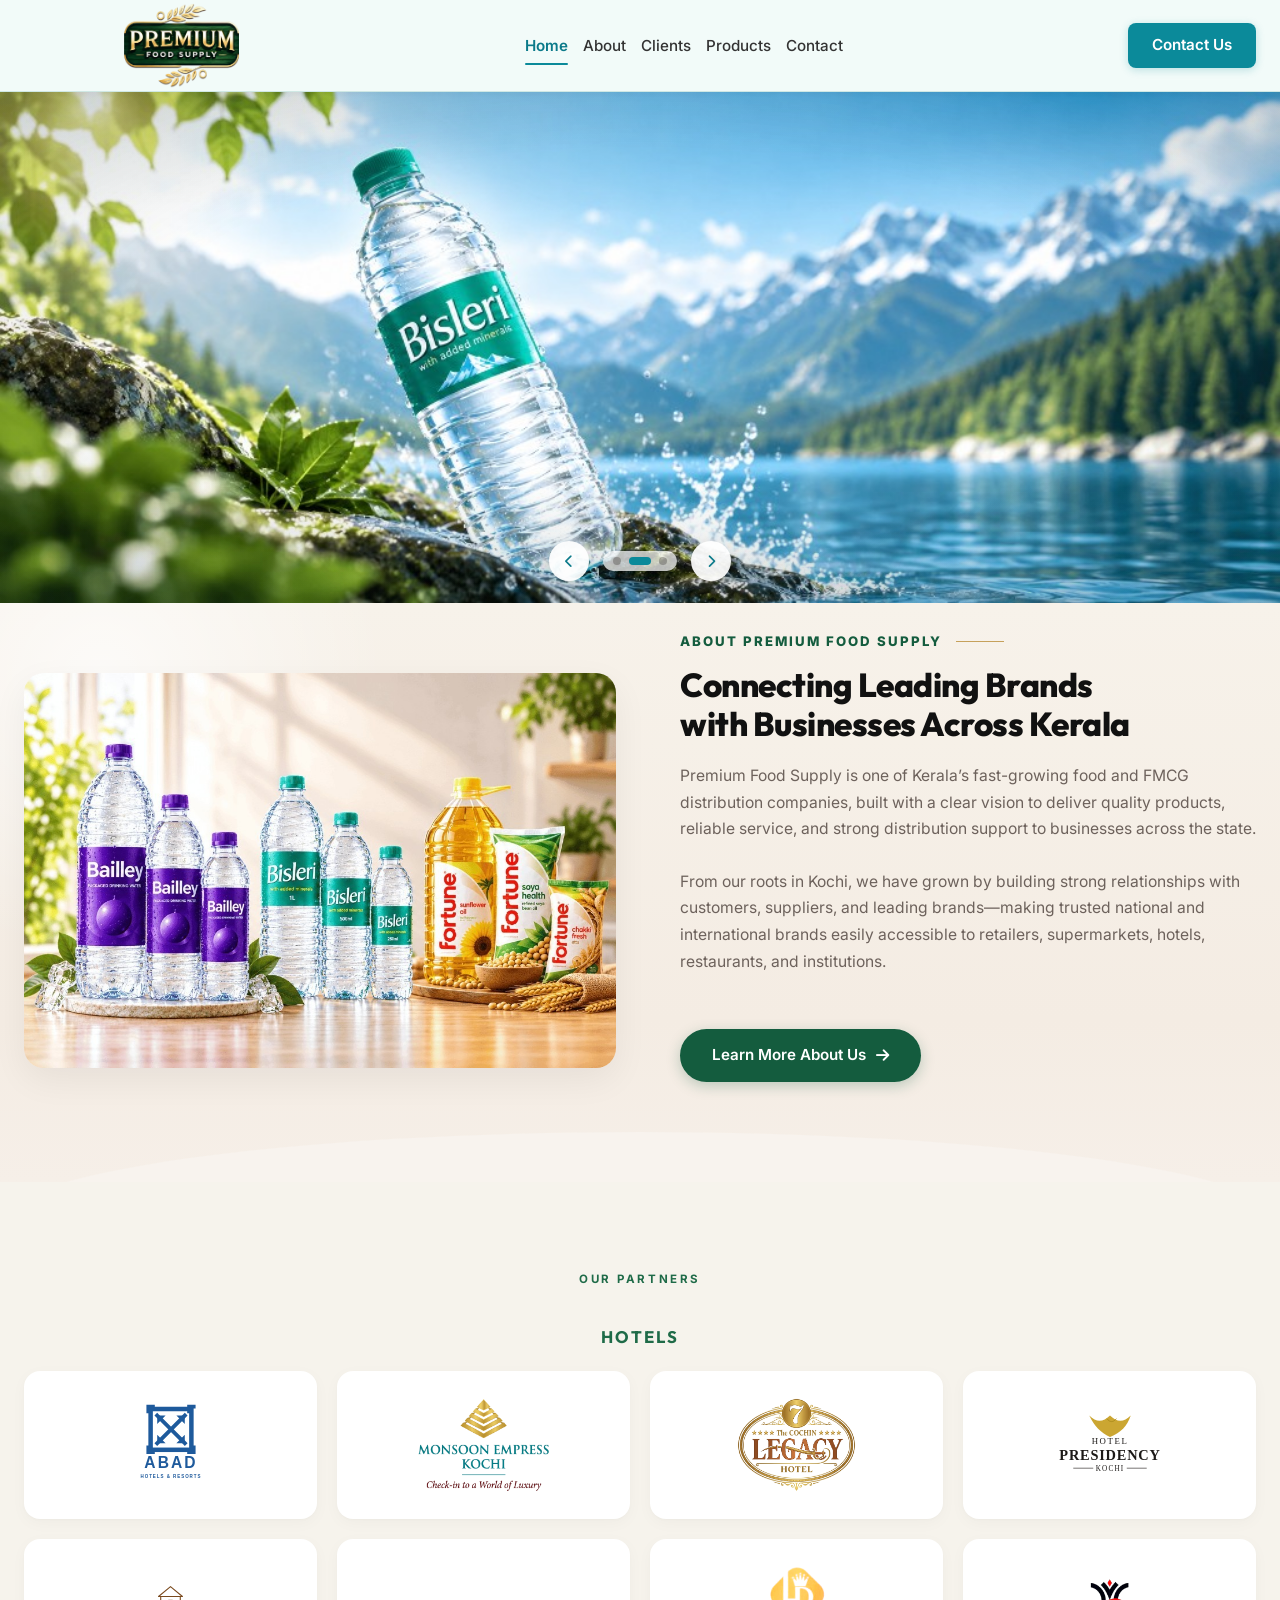
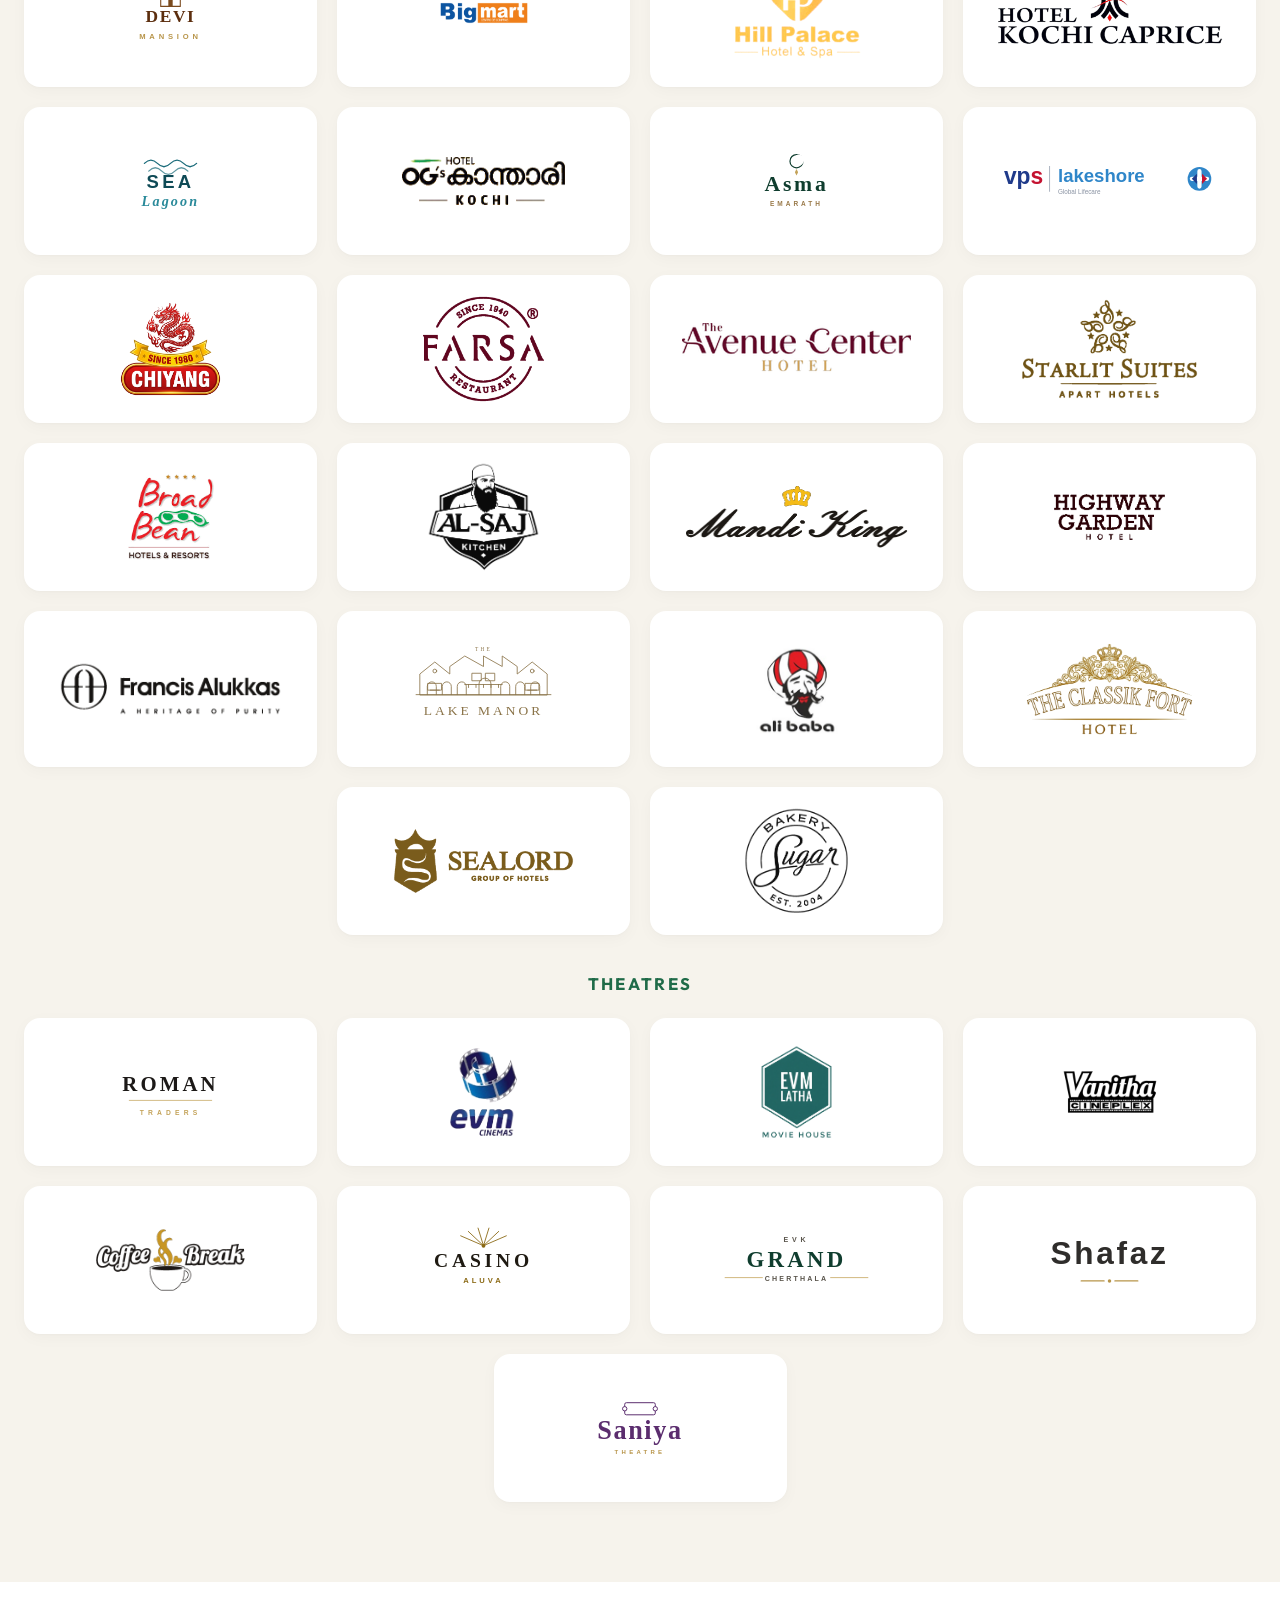
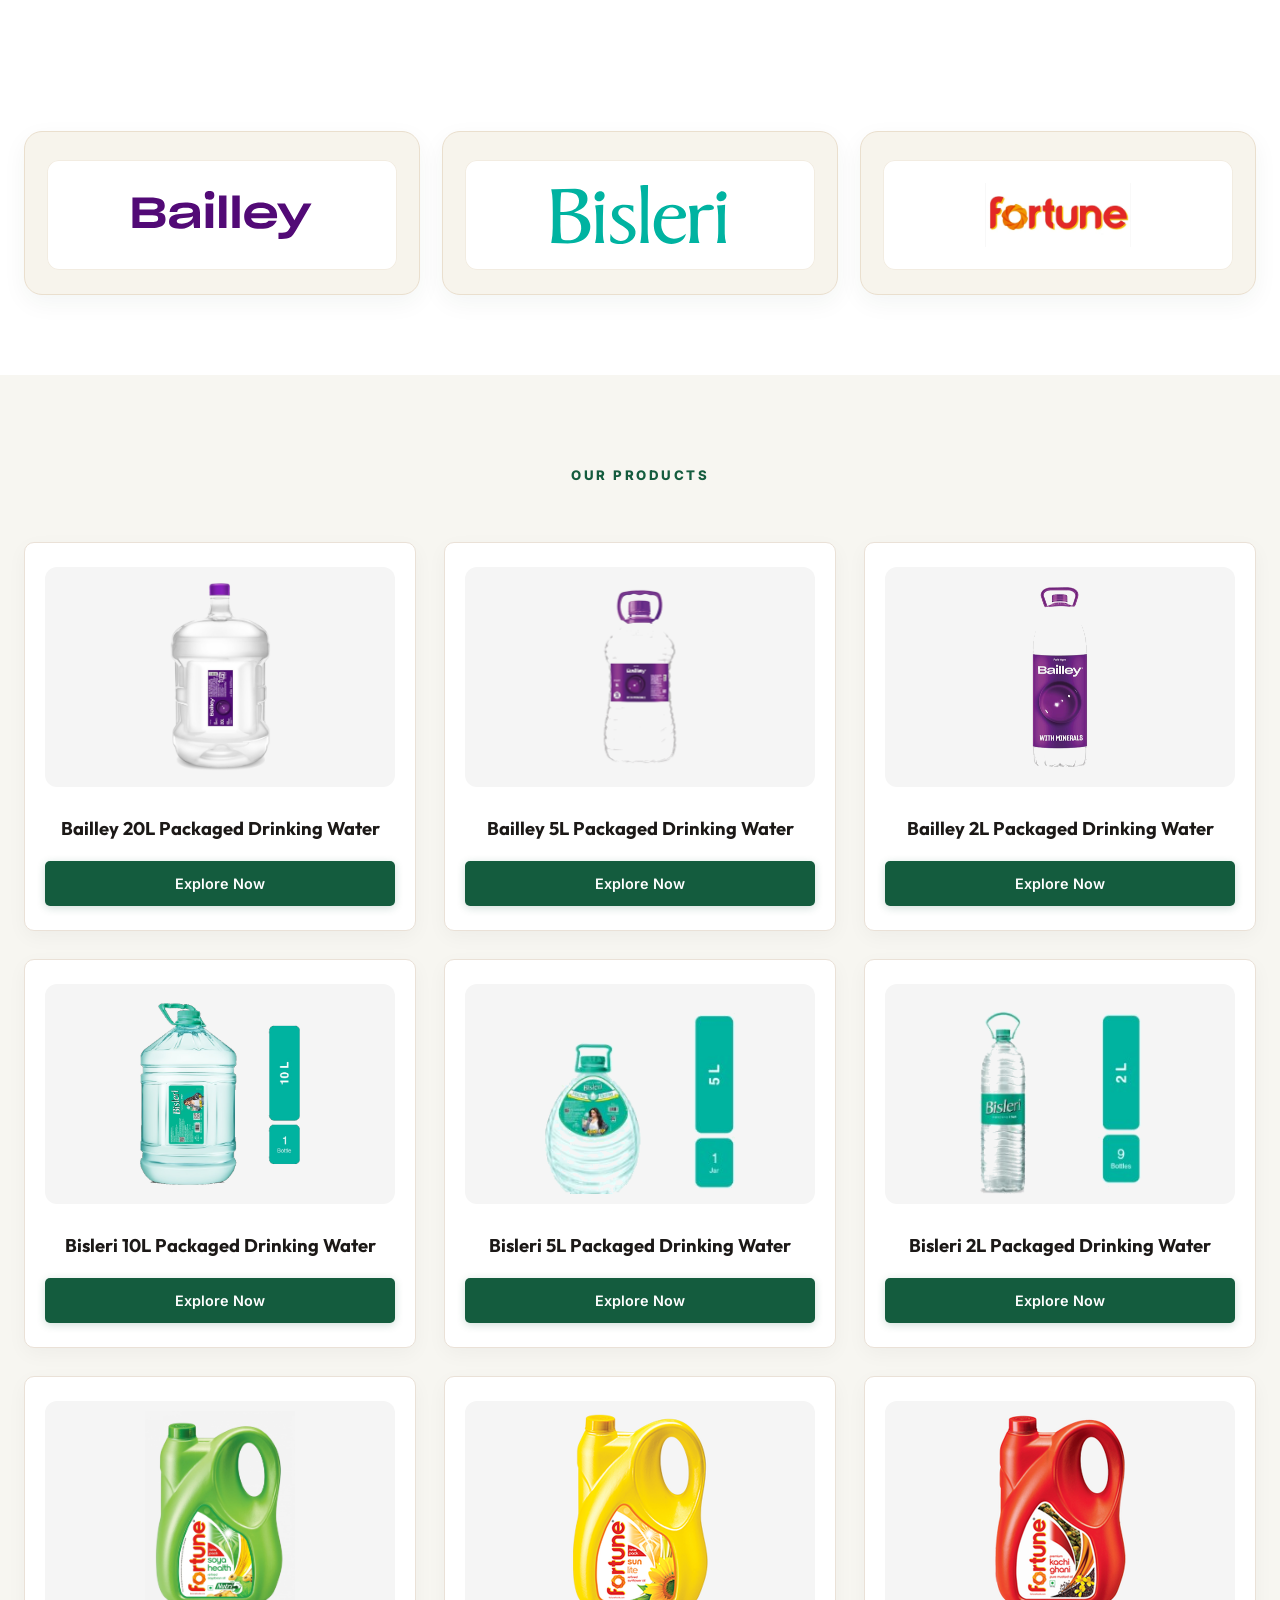
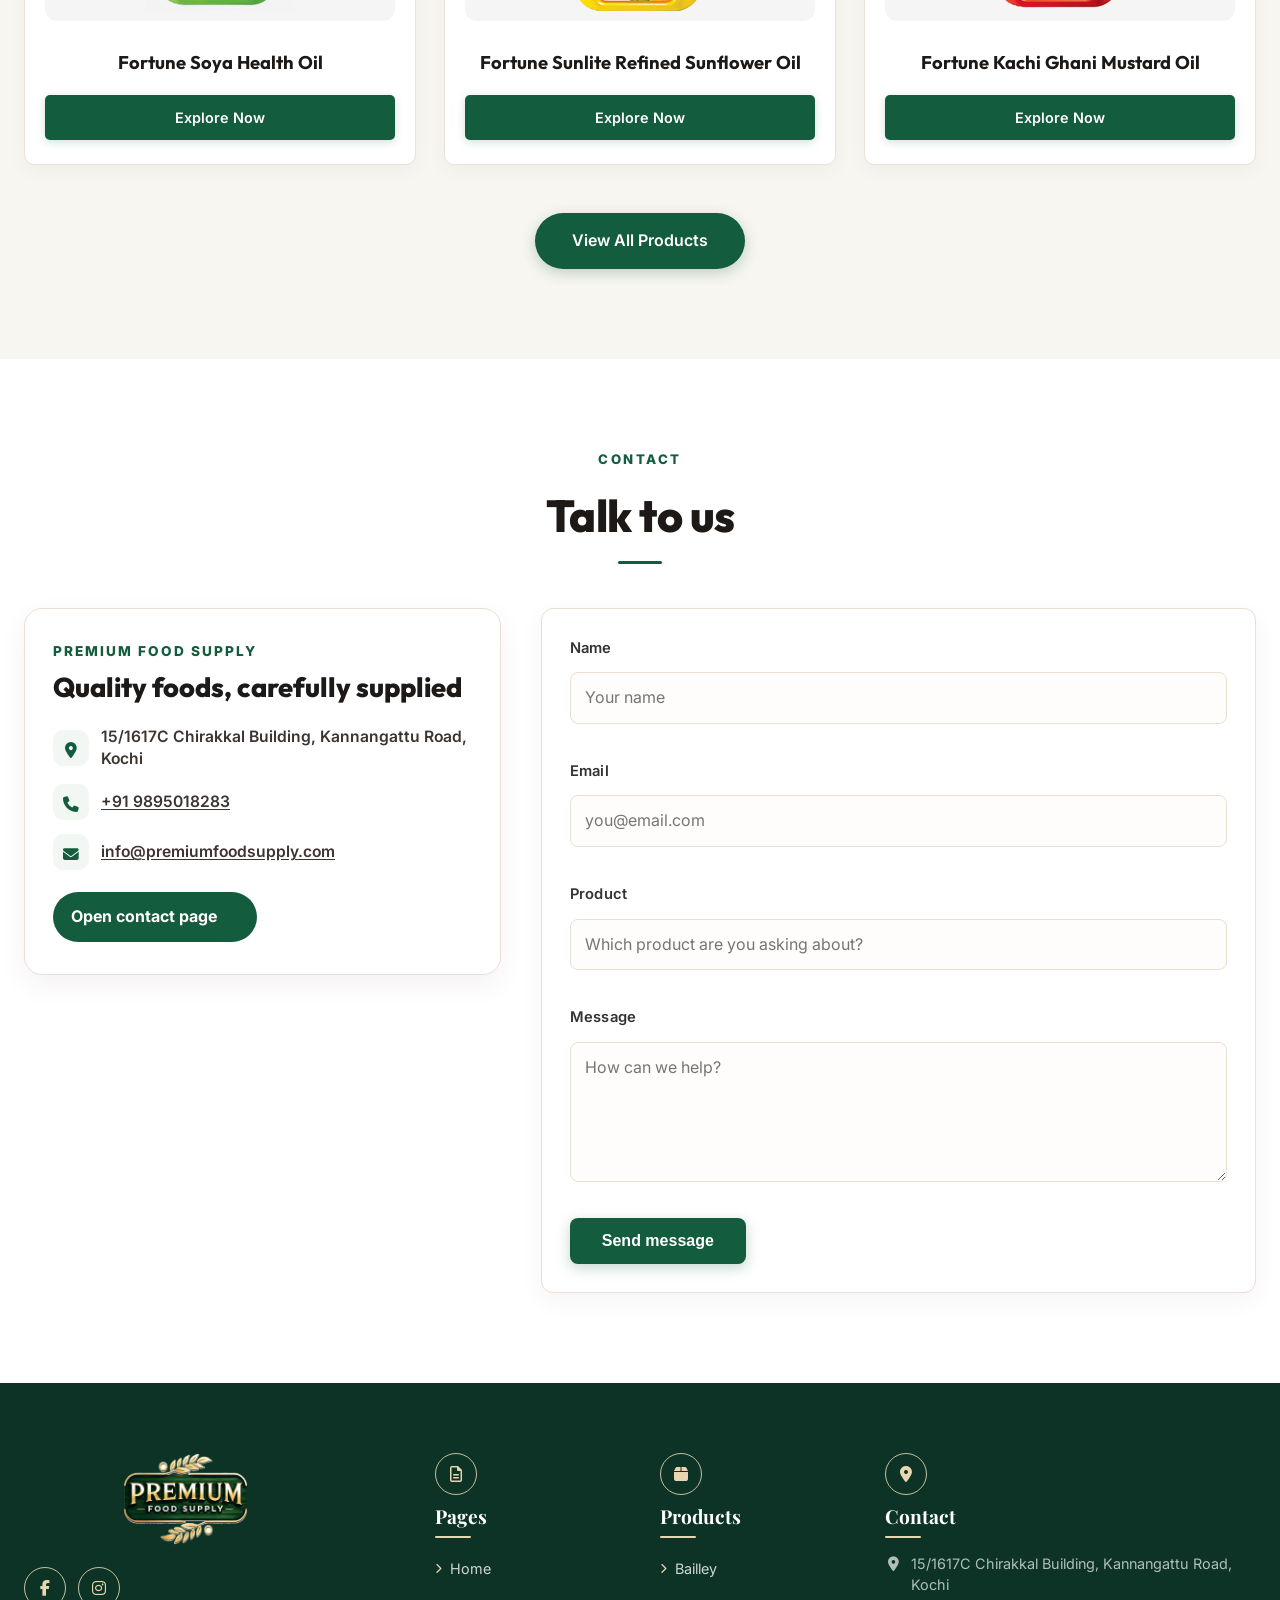
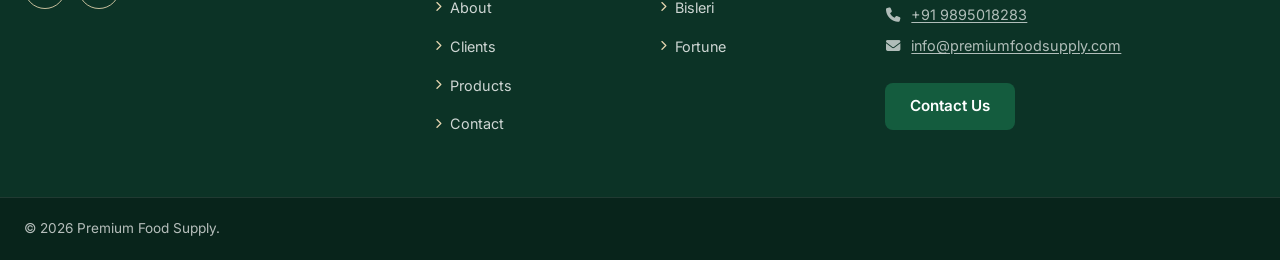
<file: index.html>
<!DOCTYPE html>
<html lang="en">

<head>
    <meta charset="UTF-8">
    <meta name="viewport" content="width=device-width, initial-scale=1.0">
    <title>Premium Food Supply</title>
    <link
        href="https://fonts.googleapis.com/css2?family=Outfit:wght@400;500;600;700;800&family=Inter:wght@400;500;600;700&family=Playfair+Display:ital,wght@0,600;0,700;1,600&display=swap"
        rel="stylesheet">
    <link rel="stylesheet" href="https://cdnjs.cloudflare.com/ajax/libs/font-awesome/6.4.0/css/all.min.css">
    <link rel="stylesheet" href="css/style.css">
</head>

<body class="is-bailley">


    <nav class="navbar">
        <div class="container">
            <button class="nav-toggle" id="navToggle" aria-label="Open menu"><i class="fa-solid fa-bars"></i></button>
            <div class="logo">
                <a href="index.html" class="brand-lockup">
                    <img class="brand-logo" src="images/premium-logo.png" alt="Premium Food Supply">
                </a>
            </div>
            <ul class="nav-links">
                <li><a href="index.html" class="active">Home</a></li>
                <li><a href="about.html">About</a></li>
                <li><a href="clients.html">Clients</a></li>
                <li><a href="products.html">Products</a></li>
                <li><a href="contact.html">Contact</a></li>
            </ul>
            <a href="contact.html" class="btn btn-nav-contact">Contact Us</a>
        </div>
    </nav>

    <section class="hero is-bailley">
        <div class="hero-bg-container">
            <div class="hero-slides">
                <picture class="hero-photo hero-photo-bailley is-active">
                    <source media="(min-width: 901px)" srcset="images/hero/hero-bailley-bg.jpg?v=10">
                    <img src="images/hero/hero-bailley-mobile.jpg?v=11" alt="Bailley packaged drinking water" decoding="async" fetchpriority="high">
                </picture>
                <picture class="hero-photo hero-photo-bisleri">
                    <source media="(min-width: 901px)" srcset="images/hero/hero-bisleri-bg.jpg?v=10">
                    <img src="images/hero/hero-bisleri-mobile.jpg?v=12" alt="Bisleri packaged drinking water" decoding="async">
                </picture>
                <picture class="hero-photo hero-photo-fortune">
                    <source media="(min-width: 901px)" srcset="images/hero/hero-fortune-bg.jpg?v=10">
                    <img src="images/hero/hero-fortune-mobile.jpg?v=12" alt="Fortune edible oils and foods" decoding="async">
                </picture>
            </div>
            <div class="hero-overlay-shade" aria-hidden="true"></div>
        </div>
        <div class="hero-controls">
            <button type="button" class="hero-nav hero-prev" aria-label="Previous slide"><i class="fa-solid fa-chevron-left"></i></button>
            <div class="hero-dots" role="tablist" aria-label="Hero slides">
                <button type="button" class="hero-dot is-active" data-hero-dot="0" aria-label="Bailley"></button>
                <button type="button" class="hero-dot" data-hero-dot="1" aria-label="Bisleri"></button>
                <button type="button" class="hero-dot" data-hero-dot="2" aria-label="Fortune"></button>
            </div>
            <button type="button" class="hero-nav hero-next" aria-label="Next slide"><i class="fa-solid fa-chevron-right"></i></button>
        </div>
    </section>

    <section class="about" id="home-about">
        <div class="container">
            <div class="about-grid">
                <div class="about-visual">
                    <div class="about-image-wrapper">
                        <img src="images/about-home.jpg?v=3" alt="Bailley, Bisleri, and Fortune products from Premium Food Supply">
                    </div>
                </div>
                <div class="about-content">
                    <div class="about-intro-card">
                        <div class="about-kicker">
                            <span>ABOUT PREMIUM FOOD SUPPLY</span>
                            <span class="about-kicker-line"></span>
                        </div>
                        <h2 class="about-title"><span class="about-title-line">Connecting Leading Brands</span><span class="about-title-line">with Businesses Across Kerala</span></h2>
                        <p class="about-desc"><span class="about-desc-line">Premium Food Supply is one of Kerala’s fast-growing food and FMCG</span><span class="about-desc-line">distribution companies, built with a clear vision to deliver quality products,</span><span class="about-desc-line">reliable service, and strong distribution support to businesses across the state.</span></p>
                        <p class="about-desc">From our roots in Kochi, we have grown by building strong relationships with customers, suppliers, and leading brands—making trusted national and international brands easily accessible to retailers, supermarkets, hotels, restaurants, and institutions.</p>
                        <div class="about-action-row about-action-row-desktop">
                            <a href="about.html" class="btn btn-about-cta">Learn More About Us <i class="fa-solid fa-arrow-right"></i></a>
                        </div>
                    </div>
                </div>
                <div class="about-action-row about-action-row-mobile">
                    <a href="about.html" class="btn btn-about-cta">Learn More About Us <i class="fa-solid fa-arrow-right"></i></a>
                </div>
            </div>
        </div>
    </section>

    <section class="partners" id="partners">
        <div class="container">
            <div class="section-header partners-intro">
                <span class="section-subtitle">OUR PARTNERS</span>
            </div>

            <div class="partner-group">
                <h3 class="partner-group-title">Hotels</h3>
                <ul class="partner-grid">
                    <li class="partner-card"><img src="images/partners/abad.svg" alt="Abad"></li>
                    <li class="partner-card"><img src="images/partners/monsoon.png" alt="Monsoon Empress"></li>
                    <li class="partner-card"><img src="images/partners/legacy.png" alt="Labella Hospitality — Cochin Legacy"></li>
                    <li class="partner-card"><img src="images/partners/presidency.svg" alt="Hotel Presidency"></li>
                    <li class="partner-card"><img src="images/partners/devi-mansion.svg" alt="Devi Mansion"></li>
                    <li class="partner-card"><img src="images/partners/big-mart.png" alt="Big Mart Nettoor"></li>
                    <li class="partner-card"><img src="images/partners/hill-palace.png" alt="Hotel Hill Palace"></li>
                    <li class="partner-card"><img src="images/partners/kochi-caprice.png" alt="Cochin Caprice"></li>
                    <li class="partner-card"><img src="images/partners/sea-lagoon.svg" alt="Sea Lagoon"></li>
                    <li class="partner-card"><img class="partner-logo-compact" src="images/partners/og-kanthari.png" alt="Hotel OG's Kanthari Kochi"></li>
                    <li class="partner-card"><img src="images/partners/asma-emarath.svg" alt="Asma (Emarath)"></li>
                    <li class="partner-card"><img src="images/partners/lakeshore.svg" alt="Lakeshore Hospital"></li>
                    <li class="partner-card"><img src="images/partners/chiyang.png" alt="Chiyang"></li>
                    <li class="partner-card"><img class="partner-logo-farsa" src="images/partners/farsa.png" alt="Farsa Restaurant"></li>
                    <li class="partner-card"><img src="images/partners/avenue.png" alt="Xela Hospitality — Avenue Center"></li>
                    <li class="partner-card"><img class="partner-logo-starlit" src="images/partners/starlit.png" alt="Starlit"></li>
                    <li class="partner-card"><img src="images/partners/broad-bean.png" alt="K K Leisure — Broad Bean"></li>
                    <li class="partner-card"><img class="partner-logo-alsaj" src="images/partners/alsaj.png" alt="Al Saj"></li>
                    <li class="partner-card"><img src="images/partners/manthi-king.png" alt="Manthi King"></li>
                    <li class="partner-card"><img class="partner-logo-compact" src="images/partners/highway-garden.png" alt="Hotel Highway Garden"></li>
                    <li class="partner-card"><img src="images/partners/house-of-alukkas.png" alt="House of Alukkas"></li>
                    <li class="partner-card"><img class="partner-logo-lake-manor" src="images/partners/lake-manor.svg" alt="Lake Manor"></li>
                    <li class="partner-card"><img src="images/partners/alibaba-41-dishes.png" alt="Alibaba and 41 Dishes"></li>
                    <li class="partner-card"><img src="images/partners/classik-fort.png" alt="Classik Fort Poonithura"></li>
                    <li class="partner-card"><img class="partner-logo-sealord" src="images/partners/sealord.png" alt="Hotel Sealord"></li>
                    <li class="partner-card"><img class="partner-logo-sugar" src="images/partners/sugar-bakery.png" alt="Sugar Bakery"></li>
                </ul>
            </div>

            <div class="partner-group">
                <h3 class="partner-group-title">Theatres</h3>
                <ul class="partner-grid">
                    <li class="partner-card"><img src="images/partners/roman-traders.svg" alt="Roman Traders"></li>
                    <li class="partner-card"><img src="images/partners/evm-cinemas.png" alt="EVM Cinemas"></li>
                    <li class="partner-card"><img src="images/partners/evm-latha.png" alt="EVM Latha Movie House"></li>
                    <li class="partner-card"><img src="images/partners/vanitha.png" alt="Vanitha Cineplex"></li>
                    <li class="partner-card"><img class="partner-logo-saritha" src="images/partners/saritha.png?v=3" alt="Saritha Coffee Break"></li>
                    <li class="partner-card"><img src="images/partners/casino-aluva.svg" alt="Casino Aluva"></li>
                    <li class="partner-card"><img src="images/partners/evk-grand-cherthala.svg" alt="EVK Grand Cherthala"></li>
                    <li class="partner-card"><img src="images/partners/shafaz.svg" alt="Shafaz"></li>
                    <li class="partner-card"><img src="images/partners/saniya.svg" alt="Saniya"></li>
                </ul>
            </div>
        </div>
    </section>

    <section class="brands" id="brands">
        <div class="container">
            <div class="section-header">
                <span class="section-subtitle">BRANDS WE WORK WITH</span>
            </div>
            <div class="brand-grid">
                <a class="brand-card" href="products.html?brand=bailley" aria-label="Bailley products">
                    <div class="brand-logo-wrap">
                        <img src="images/brands/bailley.svg" alt="Bailley">
                    </div>
                </a>
                <a class="brand-card" href="products.html?brand=bisleri" aria-label="Bisleri products">
                    <div class="brand-logo-wrap">
                        <img src="images/brands/bisleri.svg" alt="Bisleri">
                    </div>
                </a>
                <a class="brand-card" href="products.html?brand=fortune" aria-label="Fortune products">
                    <div class="brand-logo-wrap">
                        <img src="images/brands/fortune.jpg" alt="Fortune">
                    </div>
                </a>
            </div>
        </div>
    </section>

    <section class="products home-preview">
        <div class="container">
            <div class="section-header">
                <span class="section-subtitle">OUR PRODUCTS</span>
            </div>
            <div class="products-grid" id="home-products"></div>
            <div class="view-all-container">
                <a href="products.html" class="btn btn-primary">View All Products</a>
            </div>
        </div>
    </section>

    <section class="page-section" id="home-contact">
        <div class="container">
            <div class="section-header">
                <span class="section-subtitle">CONTACT</span>
                <h2 class="section-title">Talk to us</h2>
            </div>
            <div class="contact-layout">
                <div class="contact-card">
                    <div class="contact-card-body">
                        <span class="section-subtitle">Premium Food Supply</span>
                        <h3>Quality foods, carefully supplied</h3>
                        <ul class="contact-facts">
                            <li><span><i class="fa-solid fa-location-dot"></i></span> 15/1617C Chirakkal Building, Kannangattu Road, Kochi</li>
                            <li><span><i class="fa-solid fa-phone"></i></span> <a href="tel:+919895018283">+91 9895018283</a></li>
                            <li><span><i class="fa-solid fa-envelope"></i></span> <a href="mailto:info@premiumfoodsupply.com">info@premiumfoodsupply.com</a></li>                        </ul>
                    </div>
                    <a href="contact.html" class="contact-card-link">Open contact page <i class="fa-solid fa-arrow-right"></i></a>
                </div>
                <form class="contact-form" id="home-contact-form">
                    <div class="form-row">
                        <label for="home-name">Name</label>
                        <input id="home-name" name="name" type="text" required placeholder="Your name">
                    </div>
                    <div class="form-row">
                        <label for="home-email">Email</label>
                        <input id="home-email" name="email" type="email" required placeholder="you@email.com">
                    </div>
                    <div class="form-row">
                        <label for="home-topic">Product</label>
                        <input id="home-topic" name="topic" type="text" placeholder="Which product are you asking about?">
                    </div>
                    <div class="form-row">
                        <label for="home-message">Message</label>
                        <textarea id="home-message" name="message" required placeholder="How can we help?"></textarea>
                    </div>
                    <button type="submit" class="btn">Send message</button>
                    <p class="form-note" id="home-form-note" hidden style="color: #a80825; font-weight: 600;">Thanks. Your message is noted on this page.</p>
                </form>
            </div>
        </div>
    </section>

    <footer class="footer">
        <div class="container">
            <div class="footer-col">
                <div class="logo light">
                    <a href="index.html" class="brand-lockup">
                        <img class="brand-logo" src="images/premium-logo.png" alt="Premium Food Supply">
                    </a>
                </div>
                <div class="footer-social">
                    <a href="https://www.facebook.com/share/1CgRe87Rca/?mibextid=wwXIfr" target="_blank" rel="noopener noreferrer" aria-label="Facebook"><i class="fa-brands fa-facebook-f"></i></a>
                    <a href="https://www.instagram.com/premium_food_supply" target="_blank" rel="noopener noreferrer" aria-label="Instagram"><i class="fa-brands fa-instagram"></i></a>
                </div>
            </div>
            <div class="footer-col">
                <div class="footer-heading">
                    <span class="footer-heading-icon" aria-hidden="true"><i class="fa-regular fa-file-lines"></i></span>
                    <h4>Pages</h4>
                </div>
                <ul>
                    <li><a href="index.html">Home</a></li>
                    <li><a href="about.html">About</a></li>
                    <li><a href="clients.html">Clients</a></li>
                    <li><a href="products.html">Products</a></li>
                    <li><a href="contact.html">Contact</a></li>
                </ul>
            </div>
            <div class="footer-col">
                <div class="footer-heading">
                    <span class="footer-heading-icon" aria-hidden="true"><i class="fa-solid fa-box"></i></span>
                    <h4>Products</h4>
                </div>
                <ul>
                    <li><a href="products.html?brand=bailley">Bailley</a></li>
                    <li><a href="products.html?brand=bisleri">Bisleri</a></li>
                    <li><a href="products.html?brand=fortune">Fortune</a></li>
                </ul>
            </div>
            <div class="footer-col">
                <div class="footer-heading">
                    <span class="footer-heading-icon" aria-hidden="true"><i class="fa-solid fa-location-dot"></i></span>
                    <h4>Contact</h4>
                </div>
                <div class="contact-info">
                    <p><i class="fa-solid fa-location-dot" aria-hidden="true"></i><span>15/1617C Chirakkal Building, Kannangattu Road, Kochi</span></p>
                    <p><i class="fa-solid fa-phone" aria-hidden="true"></i><span><a href="tel:+919895018283">+91 9895018283</a></span></p>
                    <p><i class="fa-solid fa-envelope" aria-hidden="true"></i><span><a href="mailto:info@premiumfoodsupply.com">info@premiumfoodsupply.com</a></span></p>
                </div>
                <a href="contact.html" class="btn btn-primary" style="margin-top: 16px;">Contact Us</a>
            </div>
        </div>
        <div class="footer-bottom">
            <div class="container">
                <p>&copy; 2026 Premium Food Supply.</p>
            </div>
        </div>
    </footer>

    <button type="button" class="to-top" aria-label="Back to top" hidden><i class="fa-solid fa-arrow-up"></i></button>

    <script src="js/products.js"></script>
    <script src="js/site.js?v=2"></script>
    <script>
        (function () {
            const homeProducts = document.getElementById("home-products");
            if (homeProducts) {
                const preview = []
                    .concat(getBrandProducts("bailley").slice(0, 3))
                    .concat(getBrandProducts("bisleri").slice(0, 3))
                    .concat(getBrandProducts("fortune").slice(0, 3));
                homeProducts.innerHTML = preview.map(productCard).join("");
            }

            document.getElementById("home-contact-form").addEventListener("submit", function (e) {
                e.preventDefault();
                document.getElementById("home-form-note").hidden = false;
                this.reset();
            });
        })();
    </script>
</body>

</html>
</file>
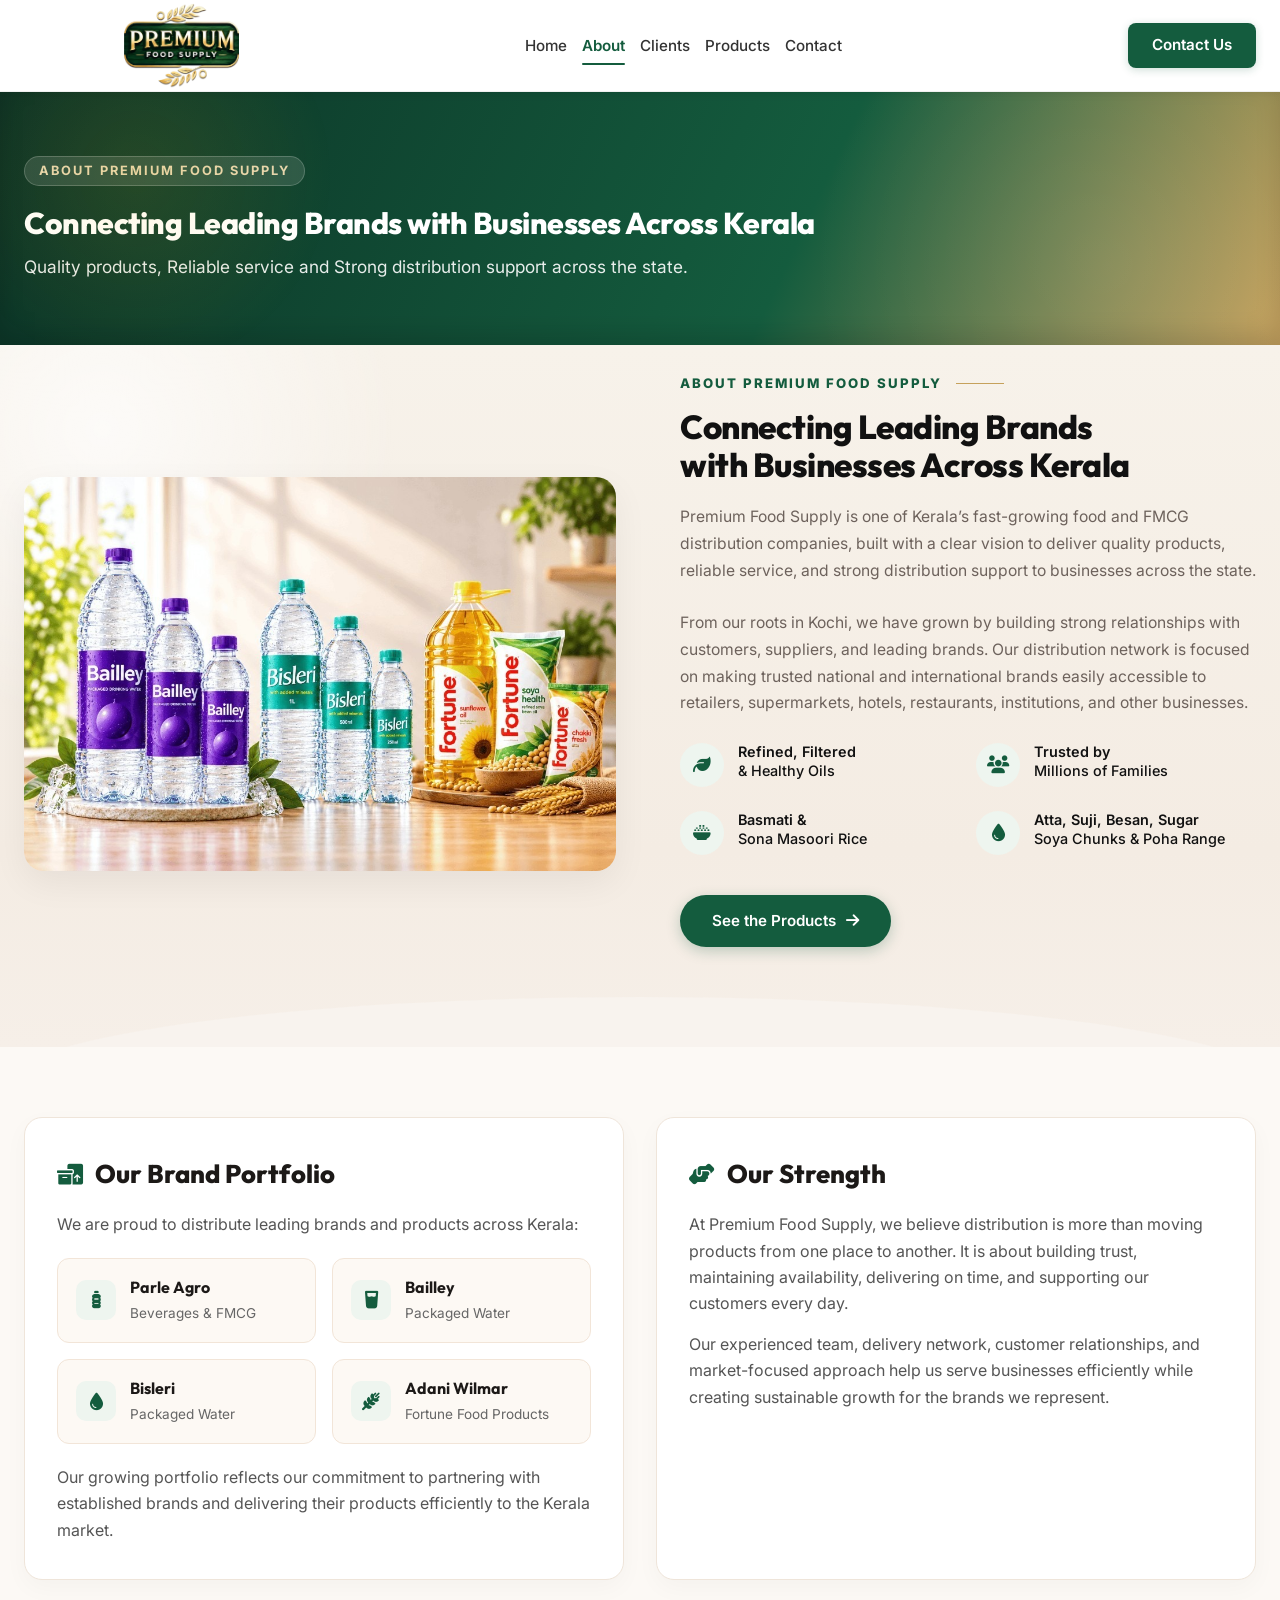
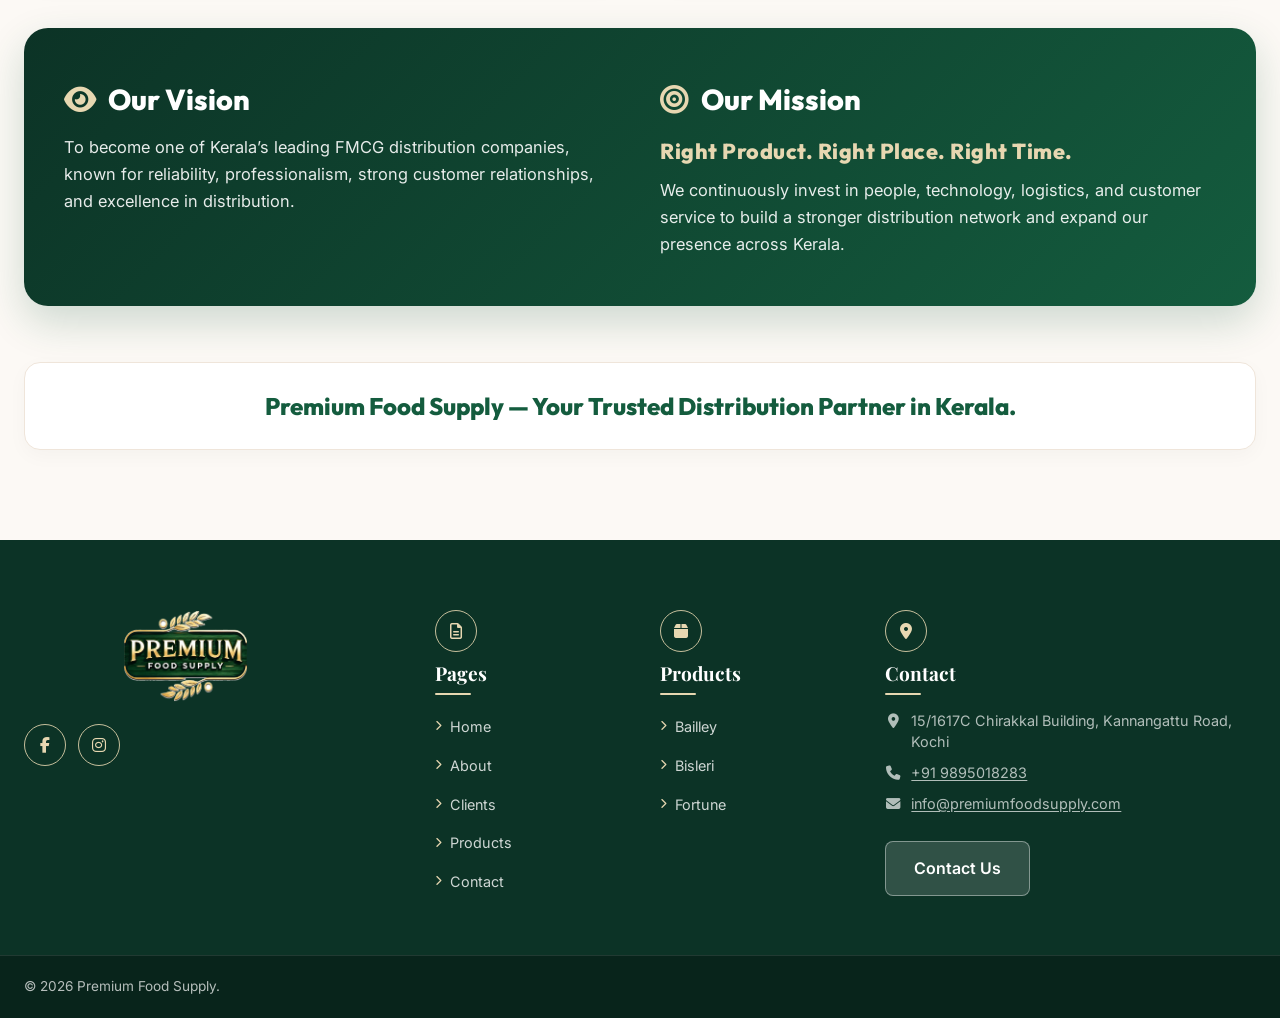
<file: about.html>
<!DOCTYPE html>
<html lang="en">

<head>
    <meta charset="UTF-8">
    <meta name="viewport" content="width=device-width, initial-scale=1.0">
    <title>About Us - Premium Food Supply</title>
    <link
        href="https://fonts.googleapis.com/css2?family=Outfit:wght@400;500;600;700;800&family=Inter:wght@400;500;600;700&family=Playfair+Display:ital,wght@0,600;0,700;1,600&display=swap"
        rel="stylesheet">
    <link rel="stylesheet" href="https://cdnjs.cloudflare.com/ajax/libs/font-awesome/6.4.0/css/all.min.css">
    <link rel="stylesheet" href="css/style.css">
</head>

<body>


    <nav class="navbar">
        <div class="container">
            <button class="nav-toggle" id="navToggle" aria-label="Open menu"><i class="fa-solid fa-bars"></i></button>
            <div class="logo">
                <a href="index.html" class="brand-lockup">
                    <img class="brand-logo" src="images/premium-logo.png" alt="Premium Food Supply">
                </a>
            </div>
            <ul class="nav-links">
                <li><a href="index.html">Home</a></li>
                <li><a href="about.html" class="active">About</a></li>
                <li><a href="clients.html">Clients</a></li>
                <li><a href="products.html">Products</a></li>
                <li><a href="contact.html">Contact</a></li>
            </ul>
            <a href="contact.html" class="btn btn-nav-contact">Contact Us</a>
        </div>
    </nav>

    <section class="page-banner">
        <div class="container">
            <span class="page-kicker">About Premium Food Supply</span>
            <h1>Connecting Leading Brands with Businesses Across Kerala</h1>
            <p>Quality products, Reliable service and Strong distribution support across the state.</p>
        </div>
    </section>

    <section class="about" id="home-about">
        <div class="container">
            <div class="about-grid">
                <div class="about-visual">
                    <div class="about-image-wrapper">
                        <img src="images/about-home.jpg?v=3" alt="Bailley, Bisleri, and Fortune products from Premium Food Supply">
                    </div>
                </div>
                <div class="about-content">
                    <div class="about-intro-card">
                        <div class="about-kicker">
                            <span>ABOUT PREMIUM FOOD SUPPLY</span>
                            <span class="about-kicker-line"></span>
                        </div>
                        <h2 class="about-title"><span class="about-title-line">Connecting Leading Brands</span><span class="about-title-line">with Businesses Across Kerala</span></h2>
                        <p class="about-desc"><span class="about-desc-line">Premium Food Supply is one of Kerala’s fast-growing food and FMCG</span><span class="about-desc-line">distribution companies, built with a clear vision to deliver quality products,</span><span class="about-desc-line">reliable service, and strong distribution support to businesses across the state.</span></p>
                        <p class="about-desc">From our roots in Kochi, we have grown by building strong relationships with customers, suppliers, and leading brands. Our distribution network is focused on making trusted national and international brands easily accessible to retailers, supermarkets, hotels, restaurants, institutions, and other businesses.</p>
                    </div>

                    <div class="about-details-card">
                        <div class="about-features-grid">
                            <div class="about-feature-item">
                                <div class="feature-icon-circle"><i class="fa-solid fa-leaf"></i></div>
                                <div class="feature-text">
                                    <span class="feature-title">Refined, Filtered</span>
                                    <span class="feature-sub">&amp; Healthy Oils</span>
                                </div>
                            </div>
                            <div class="about-feature-item">
                                <div class="feature-icon-circle"><i class="fa-solid fa-users"></i></div>
                                <div class="feature-text">
                                    <span class="feature-title">Trusted by</span>
                                    <span class="feature-sub">Millions of Families</span>
                                </div>
                            </div>
                            <div class="about-feature-item">
                                <div class="feature-icon-circle"><i class="fa-solid fa-bowl-rice"></i></div>
                                <div class="feature-text">
                                    <span class="feature-title">Basmati &amp;</span>
                                    <span class="feature-sub">Sona Masoori Rice</span>
                                </div>
                            </div>
                            <div class="about-feature-item">
                                <div class="feature-icon-circle"><i class="fa-solid fa-droplet"></i></div>
                                <div class="feature-text">
                                    <span class="feature-title">Atta, Suji, Besan, Sugar</span>
                                    <span class="feature-sub">Soya Chunks &amp; Poha Range</span>
                                </div>
                            </div>
                        </div>

                        <a href="products.html" class="btn btn-about-cta">See the Products <i class="fa-solid fa-arrow-right"></i></a>
                    </div>
                </div>
            </div>
        </div>
    </section>

    <section class="about-sections">
        <div class="container">
            <div class="about-block-grid">
                <div class="about-card">
                    <h3 class="about-card-title"><i class="fa-solid fa-boxes-packing"></i> Our Brand Portfolio</h3>
                    <p class="about-card-desc">We are proud to distribute leading brands and products across Kerala:</p>
                    <ul class="brand-portfolio-list">
                        <li class="brand-portfolio-item">
                            <div class="b-icon"><i class="fa-solid fa-bottle-water"></i></div>
                            <div class="b-info">
                                <strong>Parle Agro</strong>
                                <span>Beverages &amp; FMCG</span>
                            </div>
                        </li>
                        <li class="brand-portfolio-item">
                            <div class="b-icon"><i class="fa-solid fa-glass-water"></i></div>
                            <div class="b-info">
                                <strong>Bailley</strong>
                                <span>Packaged Water</span>
                            </div>
                        </li>
                        <li class="brand-portfolio-item">
                            <div class="b-icon"><i class="fa-solid fa-droplet"></i></div>
                            <div class="b-info">
                                <strong>Bisleri</strong>
                                <span>Packaged Water</span>
                            </div>
                        </li>
                        <li class="brand-portfolio-item">
                            <div class="b-icon"><i class="fa-solid fa-wheat-awn"></i></div>
                            <div class="b-info">
                                <strong>Adani Wilmar</strong>
                                <span>Fortune Food Products</span>
                            </div>
                        </li>
                    </ul>
                    <p class="about-card-desc" style="margin-top: 20px;">Our growing portfolio reflects our commitment to partnering with established brands and delivering their products efficiently to the Kerala market.</p>
                </div>

                <div class="about-card">
                    <h3 class="about-card-title"><i class="fa-solid fa-handshake-angle"></i> Our Strength</h3>
                    <p class="about-card-desc">At Premium Food Supply, we believe distribution is more than moving products from one place to another. It is about building trust, maintaining availability, delivering on time, and supporting our customers every day.</p>
                    <p class="about-card-desc" style="margin-top: 14px;">Our experienced team, delivery network, customer relationships, and market-focused approach help us serve businesses efficiently while creating sustainable growth for the brands we represent.</p>
                </div>
            </div>

            <div class="vm-banner">
                <div class="vm-box">
                    <h3><i class="fa-solid fa-eye"></i> Our Vision</h3>
                    <p>To become one of Kerala’s leading FMCG distribution companies, known for reliability, professionalism, strong customer relationships, and excellence in distribution.</p>
                </div>
                <div class="vm-box">
                    <h3><i class="fa-solid fa-bullseye"></i> Our Mission</h3>
                    <div class="mission-tagline">Right Product. Right Place. Right Time.</div>
                    <p>We continuously invest in people, technology, logistics, and customer service to build a stronger distribution network and expand our presence across Kerala.</p>
                </div>
            </div>

            <div class="about-tagline-footer">
                <h3>Premium Food Supply — Your Trusted Distribution Partner in Kerala.</h3>
            </div>
        </div>
    </section>

    <footer class="footer">
        <div class="container">
            <div class="footer-col">
                <div class="logo light">
                    <a href="index.html" class="brand-lockup">
                        <img class="brand-logo" src="images/premium-logo.png" alt="Premium Food Supply">
                    </a>
                </div>
                <div class="footer-social">
                    <a href="https://www.facebook.com/share/1CgRe87Rca/?mibextid=wwXIfr" target="_blank" rel="noopener noreferrer" aria-label="Facebook"><i class="fa-brands fa-facebook-f"></i></a>
                    <a href="https://www.instagram.com/premium_food_supply" target="_blank" rel="noopener noreferrer" aria-label="Instagram"><i class="fa-brands fa-instagram"></i></a>
                </div>
            </div>
            <div class="footer-col">
                <div class="footer-heading">
                    <span class="footer-heading-icon" aria-hidden="true"><i class="fa-regular fa-file-lines"></i></span>
                    <h4>Pages</h4>
                </div>
                <ul>
                    <li><a href="index.html">Home</a></li>
                    <li><a href="about.html">About</a></li>
                    <li><a href="clients.html">Clients</a></li>
                    <li><a href="products.html">Products</a></li>
                    <li><a href="contact.html">Contact</a></li>
                </ul>
            </div>
            <div class="footer-col">
                <div class="footer-heading">
                    <span class="footer-heading-icon" aria-hidden="true"><i class="fa-solid fa-box"></i></span>
                    <h4>Products</h4>
                </div>
                <ul>
                    <li><a href="products.html?brand=bailley">Bailley</a></li>
                    <li><a href="products.html?brand=bisleri">Bisleri</a></li>
                    <li><a href="products.html?brand=fortune">Fortune</a></li>
                </ul>
            </div>
            <div class="footer-col">
                <div class="footer-heading">
                    <span class="footer-heading-icon" aria-hidden="true"><i class="fa-solid fa-location-dot"></i></span>
                    <h4>Contact</h4>
                </div>
                <div class="contact-info">
                    <p><i class="fa-solid fa-location-dot" aria-hidden="true"></i><span>15/1617C Chirakkal Building, Kannangattu Road, Kochi</span></p>
                    <p><i class="fa-solid fa-phone" aria-hidden="true"></i><span><a href="tel:+919895018283">+91 9895018283</a></span></p>
                    <p><i class="fa-solid fa-envelope" aria-hidden="true"></i><span><a href="mailto:info@premiumfoodsupply.com">info@premiumfoodsupply.com</a></span></p>
                </div>
                <a href="contact.html" class="btn btn-hero-outline" style="background: rgba(255,255,255,0.15); color: #fff; border-color: rgba(255,255,255,0.4); margin-top: 16px;">Contact Us</a>
            </div>
        </div>
        <div class="footer-bottom">
            <div class="container">
                <p>&copy; 2026 Premium Food Supply.</p>
            </div>
        </div>
    </footer>

    <button type="button" class="to-top" aria-label="Back to top" hidden><i class="fa-solid fa-arrow-up"></i></button>

    <script src="js/site.js"></script>
</body>

</html>
</file>
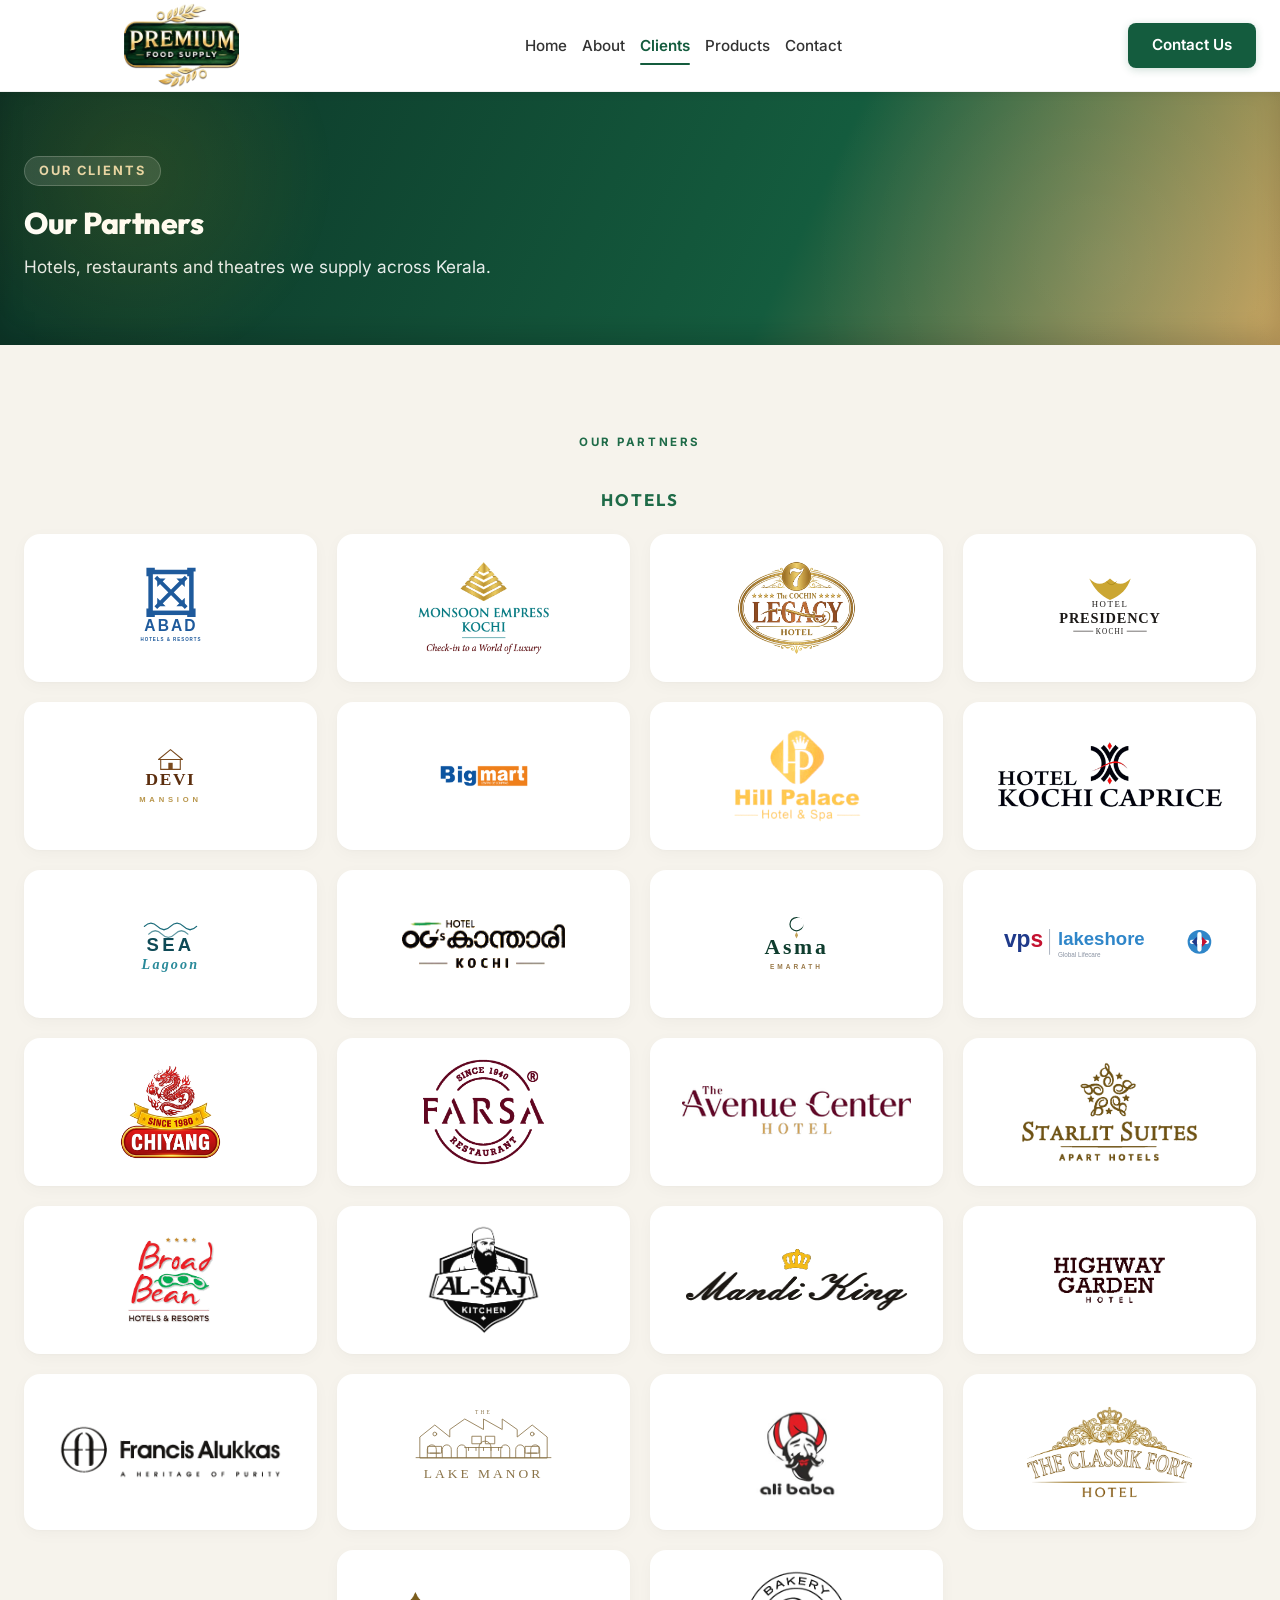
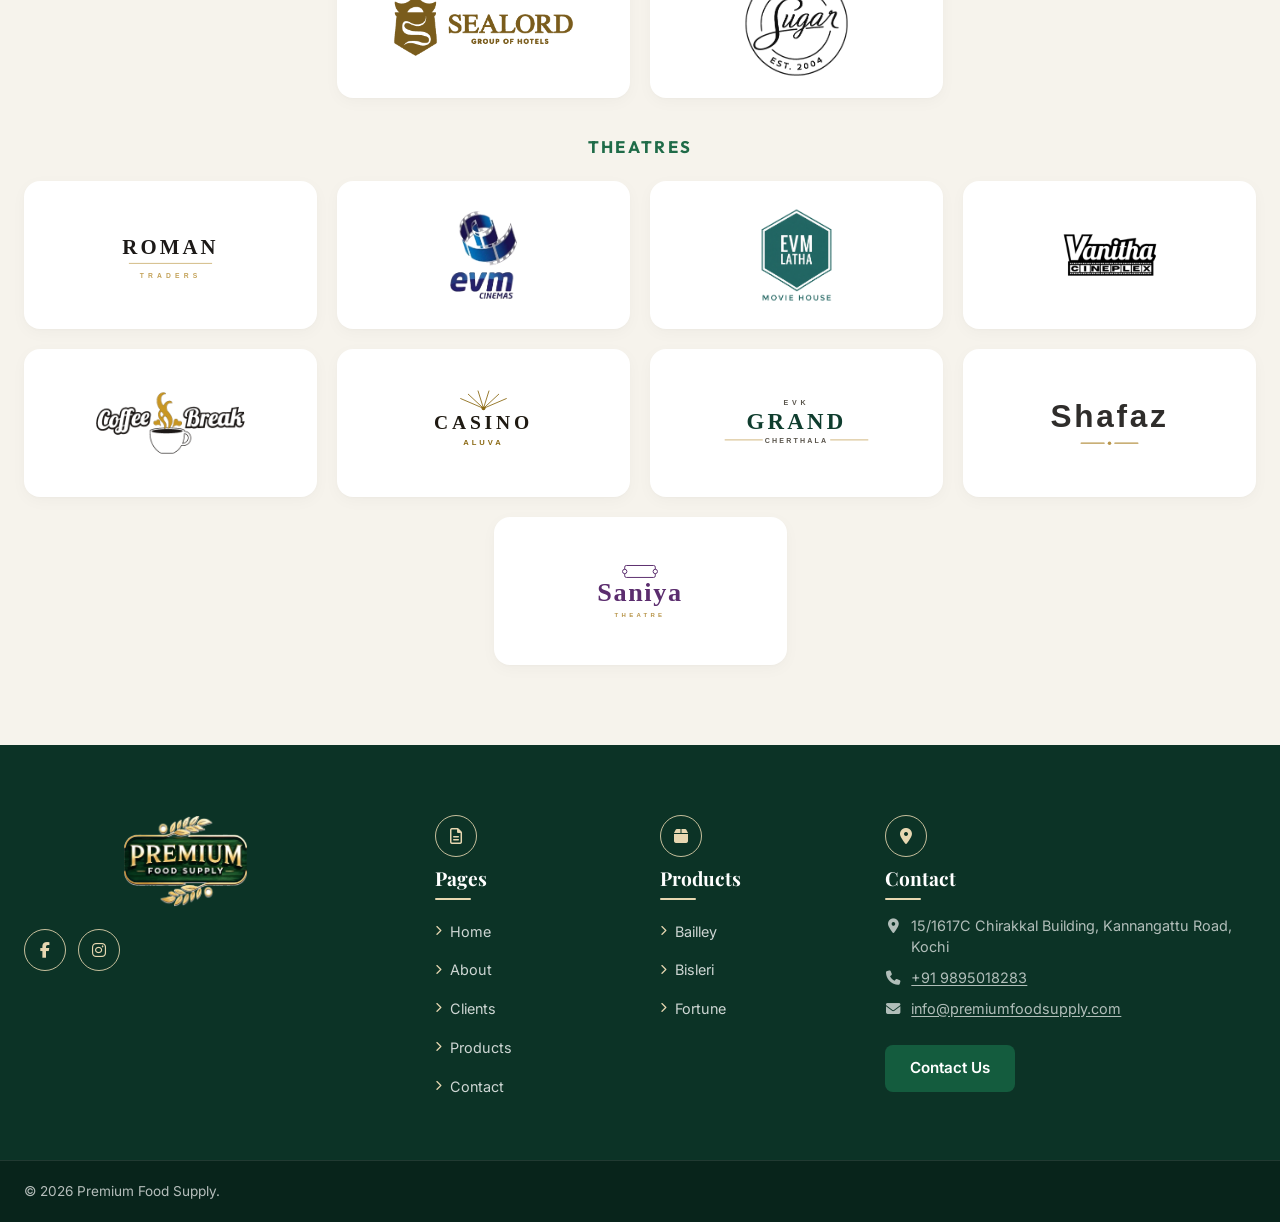
<file: clients.html>
<!DOCTYPE html>
<html lang="en">

<head>
    <meta charset="UTF-8">
    <meta name="viewport" content="width=device-width, initial-scale=1.0">
    <title>Clients - Premium Food Supply</title>
    <link
        href="https://fonts.googleapis.com/css2?family=Outfit:wght@400;500;600;700;800&family=Inter:wght@400;500;600;700&family=Playfair+Display:ital,wght@0,600;0,700;1,600&display=swap"
        rel="stylesheet">
    <link rel="stylesheet" href="https://cdnjs.cloudflare.com/ajax/libs/font-awesome/6.4.0/css/all.min.css">
    <link rel="stylesheet" href="css/style.css">
</head>

<body>


    <nav class="navbar">
        <div class="container">
            <button class="nav-toggle" id="navToggle" aria-label="Open menu"><i class="fa-solid fa-bars"></i></button>
            <div class="logo">
                <a href="index.html" class="brand-lockup">
                    <img class="brand-logo" src="images/premium-logo.png" alt="Premium Food Supply">
                </a>
            </div>
            <ul class="nav-links">
                <li><a href="index.html">Home</a></li>
                <li><a href="about.html">About</a></li>
                <li><a href="clients.html" class="active">Clients</a></li>
                <li><a href="products.html">Products</a></li>
                <li><a href="contact.html">Contact</a></li>
            </ul>
            <a href="contact.html" class="btn btn-nav-contact">Contact Us</a>
        </div>
    </nav>

    <section class="page-banner">
        <div class="container">
            <span class="page-kicker">OUR CLIENTS</span>
            <h1>Our Partners</h1>
            <p>Hotels, restaurants and theatres we supply across Kerala.</p>
        </div>
    </section>

    <section class="partners" id="clients">
        <div class="container">
            <div class="section-header partners-intro">
                <span class="section-subtitle">OUR PARTNERS</span>
            </div>

            <div class="partner-group">
                <h3 class="partner-group-title">Hotels</h3>
                <ul class="partner-grid">
                    <li class="partner-card"><img src="images/partners/abad.svg" alt="Abad"></li>
                    <li class="partner-card"><img src="images/partners/monsoon.png" alt="Monsoon Empress"></li>
                    <li class="partner-card"><img src="images/partners/legacy.png" alt="Labella Hospitality — Cochin Legacy"></li>
                    <li class="partner-card"><img src="images/partners/presidency.svg" alt="Hotel Presidency"></li>
                    <li class="partner-card"><img src="images/partners/devi-mansion.svg" alt="Devi Mansion"></li>
                    <li class="partner-card"><img src="images/partners/big-mart.png" alt="Big Mart Nettoor"></li>
                    <li class="partner-card"><img src="images/partners/hill-palace.png" alt="Hotel Hill Palace"></li>
                    <li class="partner-card"><img src="images/partners/kochi-caprice.png" alt="Cochin Caprice"></li>
                    <li class="partner-card"><img src="images/partners/sea-lagoon.svg" alt="Sea Lagoon"></li>
                    <li class="partner-card"><img class="partner-logo-compact" src="images/partners/og-kanthari.png" alt="Hotel OG's Kanthari Kochi"></li>
                    <li class="partner-card"><img src="images/partners/asma-emarath.svg" alt="Asma (Emarath)"></li>
                    <li class="partner-card"><img src="images/partners/lakeshore.svg" alt="Lakeshore Hospital"></li>
                    <li class="partner-card"><img src="images/partners/chiyang.png" alt="Chiyang"></li>
                    <li class="partner-card"><img class="partner-logo-farsa" src="images/partners/farsa.png" alt="Farsa Restaurant"></li>
                    <li class="partner-card"><img src="images/partners/avenue.png" alt="Xela Hospitality — Avenue Center"></li>
                    <li class="partner-card"><img class="partner-logo-starlit" src="images/partners/starlit.png" alt="Starlit"></li>
                    <li class="partner-card"><img src="images/partners/broad-bean.png" alt="K K Leisure — Broad Bean"></li>
                    <li class="partner-card"><img class="partner-logo-alsaj" src="images/partners/alsaj.png" alt="Al Saj"></li>
                    <li class="partner-card"><img src="images/partners/manthi-king.png" alt="Manthi King"></li>
                    <li class="partner-card"><img class="partner-logo-compact" src="images/partners/highway-garden.png" alt="Hotel Highway Garden"></li>
                    <li class="partner-card"><img src="images/partners/house-of-alukkas.png" alt="House of Alukkas"></li>
                    <li class="partner-card"><img class="partner-logo-lake-manor" src="images/partners/lake-manor.svg" alt="Lake Manor"></li>
                    <li class="partner-card"><img src="images/partners/alibaba-41-dishes.png" alt="Alibaba and 41 Dishes"></li>
                    <li class="partner-card"><img src="images/partners/classik-fort.png" alt="Classik Fort Poonithura"></li>
                    <li class="partner-card"><img class="partner-logo-sealord" src="images/partners/sealord.png" alt="Hotel Sealord"></li>
                    <li class="partner-card"><img class="partner-logo-sugar" src="images/partners/sugar-bakery.png" alt="Sugar Bakery"></li>
                </ul>
            </div>

            <div class="partner-group">
                <h3 class="partner-group-title">Theatres</h3>
                <ul class="partner-grid">
                    <li class="partner-card"><img src="images/partners/roman-traders.svg" alt="Roman Traders"></li>
                    <li class="partner-card"><img src="images/partners/evm-cinemas.png" alt="EVM Cinemas"></li>
                    <li class="partner-card"><img src="images/partners/evm-latha.png" alt="EVM Latha Movie House"></li>
                    <li class="partner-card"><img src="images/partners/vanitha.png" alt="Vanitha Cineplex"></li>
                    <li class="partner-card"><img class="partner-logo-saritha" src="images/partners/saritha.png?v=3" alt="Saritha Coffee Break"></li>
                    <li class="partner-card"><img src="images/partners/casino-aluva.svg" alt="Casino Aluva"></li>
                    <li class="partner-card"><img src="images/partners/evk-grand-cherthala.svg" alt="EVK Grand Cherthala"></li>
                    <li class="partner-card"><img src="images/partners/shafaz.svg" alt="Shafaz"></li>
                    <li class="partner-card"><img src="images/partners/saniya.svg" alt="Saniya"></li>
                </ul>
            </div>
        </div>
    </section>

    <footer class="footer">
        <div class="container">
            <div class="footer-col">
                <div class="logo light">
                    <a href="index.html" class="brand-lockup">
                        <img class="brand-logo" src="images/premium-logo.png" alt="Premium Food Supply">
                    </a>
                </div>
                <div class="footer-social">
                    <a href="https://www.facebook.com/share/1CgRe87Rca/?mibextid=wwXIfr" target="_blank" rel="noopener noreferrer" aria-label="Facebook"><i class="fa-brands fa-facebook-f"></i></a>
                    <a href="https://www.instagram.com/premium_food_supply" target="_blank" rel="noopener noreferrer" aria-label="Instagram"><i class="fa-brands fa-instagram"></i></a>
                </div>
            </div>
            <div class="footer-col">
                <div class="footer-heading">
                    <span class="footer-heading-icon" aria-hidden="true"><i class="fa-regular fa-file-lines"></i></span>
                    <h4>Pages</h4>
                </div>
                <ul>
                    <li><a href="index.html">Home</a></li>
                    <li><a href="about.html">About</a></li>
                    <li><a href="clients.html">Clients</a></li>
                    <li><a href="products.html">Products</a></li>
                    <li><a href="contact.html">Contact</a></li>
                </ul>
            </div>
            <div class="footer-col">
                <div class="footer-heading">
                    <span class="footer-heading-icon" aria-hidden="true"><i class="fa-solid fa-box"></i></span>
                    <h4>Products</h4>
                </div>
                <ul>
                    <li><a href="products.html?brand=bailley">Bailley</a></li>
                    <li><a href="products.html?brand=bisleri">Bisleri</a></li>
                    <li><a href="products.html?brand=fortune">Fortune</a></li>
                </ul>
            </div>
            <div class="footer-col">
                <div class="footer-heading">
                    <span class="footer-heading-icon" aria-hidden="true"><i class="fa-solid fa-location-dot"></i></span>
                    <h4>Contact</h4>
                </div>
                <div class="contact-info">
                    <p><i class="fa-solid fa-location-dot" aria-hidden="true"></i><span>15/1617C Chirakkal Building, Kannangattu Road, Kochi</span></p>
                    <p><i class="fa-solid fa-phone" aria-hidden="true"></i><span><a href="tel:+919895018283">+91 9895018283</a></span></p>
                    <p><i class="fa-solid fa-envelope" aria-hidden="true"></i><span><a href="mailto:info@premiumfoodsupply.com">info@premiumfoodsupply.com</a></span></p>
                </div>
                <a href="contact.html" class="btn btn-primary" style="margin-top: 16px;">Contact Us</a>
            </div>
        </div>
        <div class="footer-bottom">
            <div class="container">
                <p>&copy; 2026 Premium Food Supply.</p>
            </div>
        </div>
    </footer>

    <button type="button" class="to-top" aria-label="Back to top" hidden><i class="fa-solid fa-arrow-up"></i></button>

    <script src="js/site.js?v=2"></script>
</body>

</html>
</file>
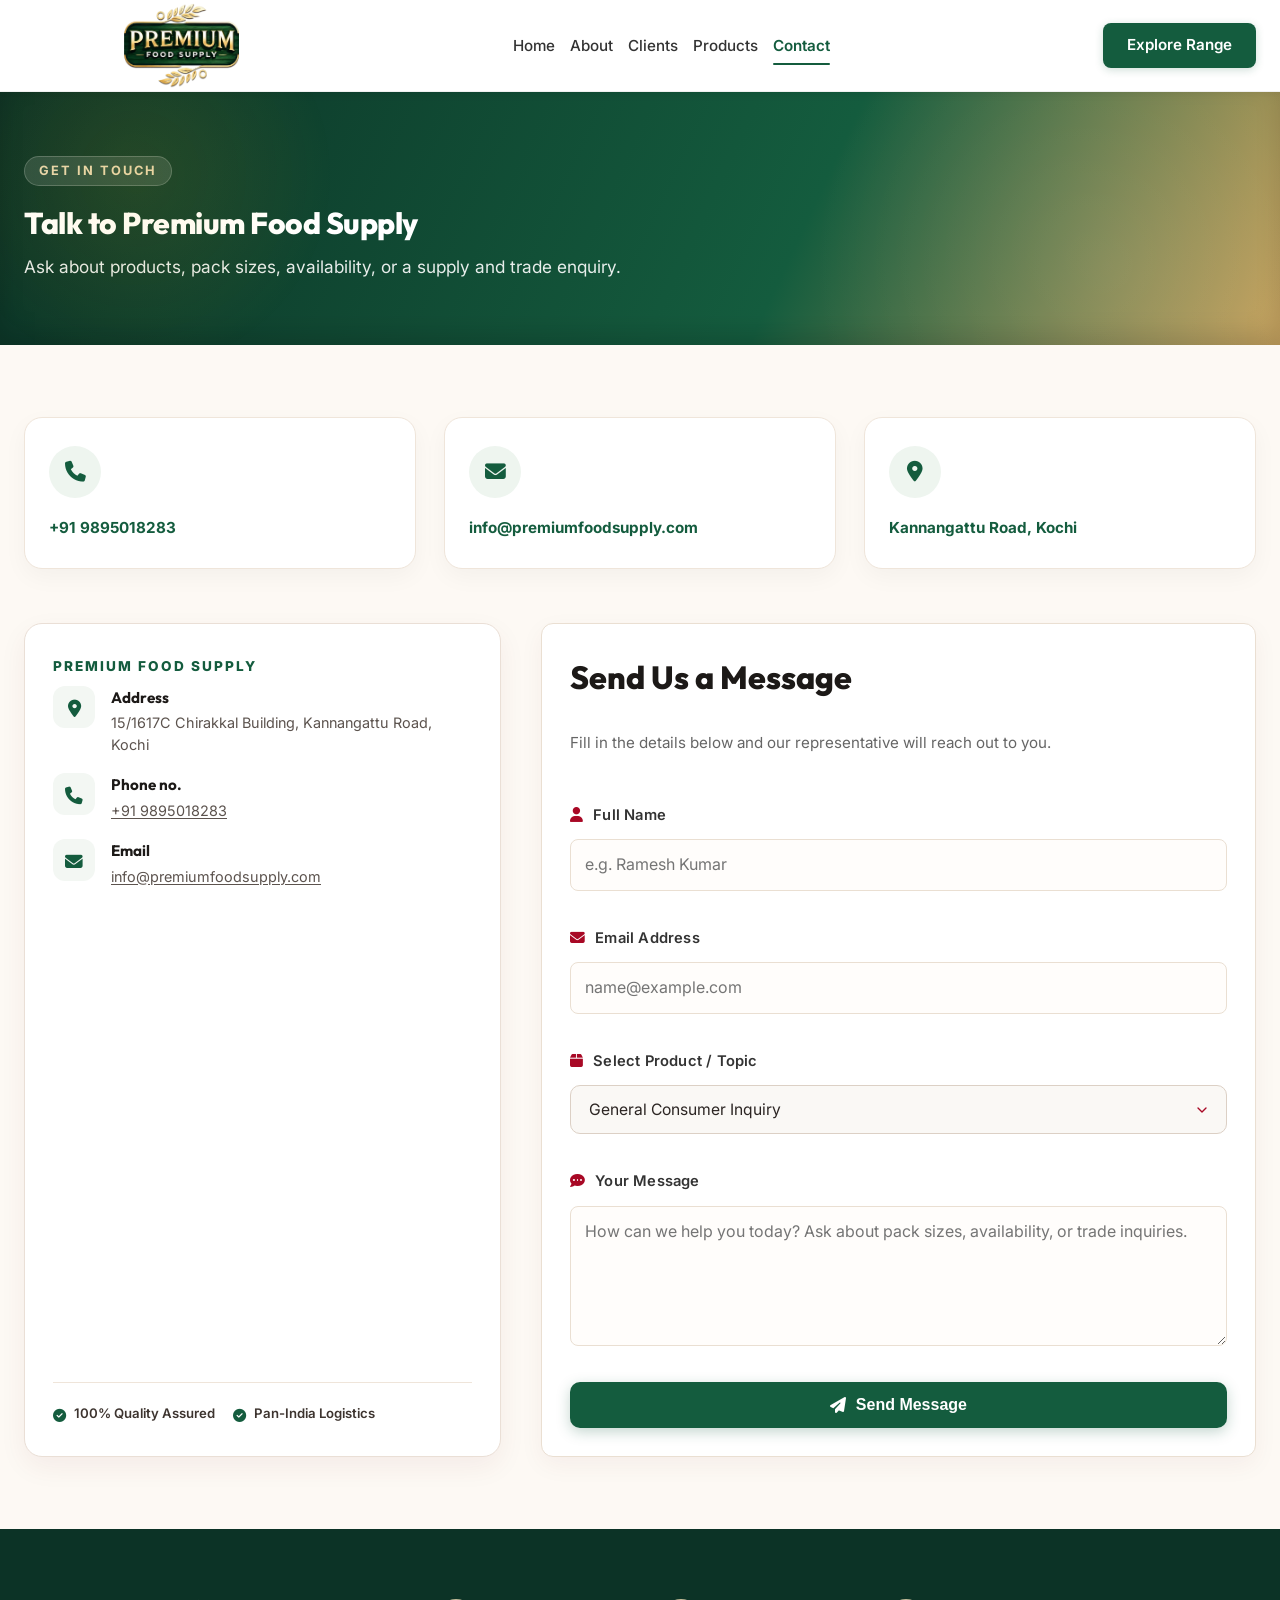
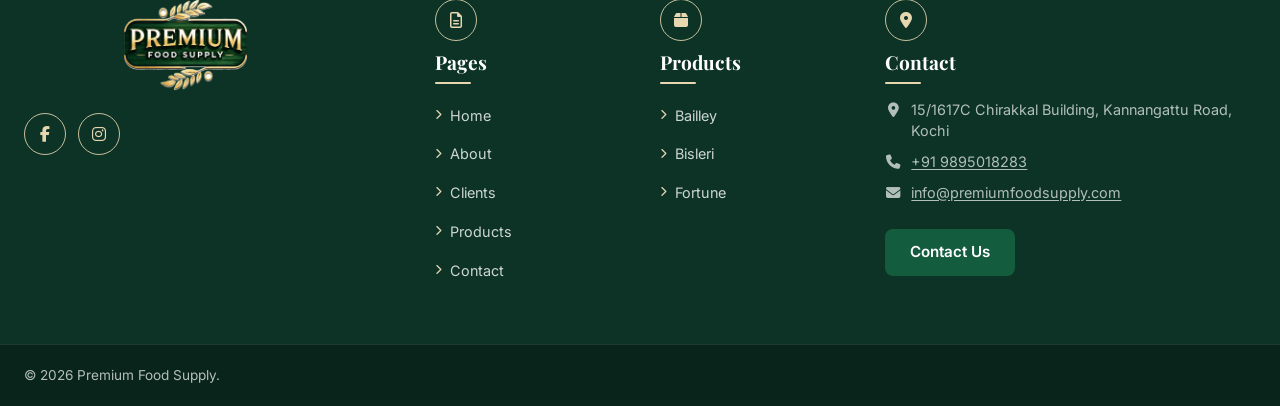
<file: contact.html>
<!DOCTYPE html>
<html lang="en">

<head>
    <meta charset="UTF-8">
    <meta name="viewport" content="width=device-width, initial-scale=1.0">
    <title>Contact Us - Premium Food Supply</title>
    <link
        href="https://fonts.googleapis.com/css2?family=Outfit:wght@400;500;600;700;800;900&family=Inter:wght@400;500;600;700&family=Playfair+Display:ital,wght@0,600;0,700;1,600&display=swap"
        rel="stylesheet">
    <link rel="stylesheet" href="https://cdnjs.cloudflare.com/ajax/libs/font-awesome/6.4.0/css/all.min.css">
    <link rel="stylesheet" href="css/style.css">
</head>

<body>


    <nav class="navbar">
        <div class="container">
            <button class="nav-toggle" id="navToggle" aria-label="Open menu"><i class="fa-solid fa-bars"></i></button>
            <div class="logo">
                <a href="index.html" class="brand-lockup">
                    <img class="brand-logo" src="images/premium-logo.png" alt="Premium Food Supply">
                </a>
            </div>
            <ul class="nav-links">
                <li><a href="index.html">Home</a></li>
                <li><a href="about.html">About</a></li>
                <li><a href="clients.html">Clients</a></li>
                <li><a href="products.html">Products</a></li>
                <li><a href="contact.html" class="active">Contact</a></li>
            </ul>
            <a href="products.html" class="btn btn-primary btn-nav-contact">Explore Range</a>
        </div>
    </nav>

    <section class="page-banner">
        <div class="container">
            <span class="page-kicker">GET IN TOUCH</span>
            <h1>Talk to Premium Food Supply</h1>
            <p>Ask about products, pack sizes, availability, or a supply and trade enquiry.</p>
        </div>
    </section>

    <section class="page-section contact-page" style="background: #fdf9f4; padding: 72px 0;">
        <div class="container">
            
            <div class="contact-quick-grid">
                <div class="contact-quick-card">
                    <div class="contact-quick-icon">
                        <i class="fa-solid fa-phone"></i>
                    </div>
                    <a href="tel:+919895018283" class="contact-link">+91 9895018283</a>
                </div>
                <div class="contact-quick-card">
                    <div class="contact-quick-icon">
                        <i class="fa-solid fa-envelope"></i>
                    </div>
                    <a href="mailto:info@premiumfoodsupply.com" class="contact-link">info@premiumfoodsupply.com</a>
                </div>
                <div class="contact-quick-card">
                    <div class="contact-quick-icon">
                        <i class="fa-solid fa-location-dot"></i>
                    </div>
                    <a href="https://maps.google.com/?q=15/1617C+Chirakkal+Building+Kannangattu+Road+Kochi" class="contact-link" target="_blank" rel="noopener">Kannangattu Road, Kochi</a>
                </div>
            </div>

            <div class="contact-layout">
                <div class="contact-card">
                    <div>
                        <span class="section-subtitle">PREMIUM FOOD SUPPLY</span>
                        
                        <div class="contact-info-list">
                            <div class="contact-info-item">
                                <div class="contact-info-icon">
                                    <i class="fa-solid fa-location-dot"></i>
                                </div>
                                <div class="contact-info-text">
                                    <strong>Address</strong>
                                    <span>15/1617C Chirakkal Building, Kannangattu Road, Kochi</span>
                                </div>
                            </div>
                            <div class="contact-info-item">
                                <div class="contact-info-icon">
                                    <i class="fa-solid fa-phone"></i>
                                </div>
                                <div class="contact-info-text">
                                    <strong>Phone no.</strong>
                                    <span><a href="tel:+919895018283">+91 9895018283</a></span>
                                </div>
                            </div>
                            <div class="contact-info-item">
                                <div class="contact-info-icon">
                                    <i class="fa-solid fa-envelope"></i>
                                </div>
                                <div class="contact-info-text">
                                    <strong>Email</strong>
                                    <span><a href="mailto:info@premiumfoodsupply.com">info@premiumfoodsupply.com</a></span>
                                </div>
                            </div>
                        </div>
                    </div>

                    <div class="contact-trust-badges">
                        <div class="contact-trust-item">
                            <i class="fa-solid fa-circle-check"></i> 100% Quality Assured
                        </div>
                        <div class="contact-trust-item">
                            <i class="fa-solid fa-circle-check"></i> Pan-India Logistics
                        </div>
                    </div>
                </div>

                <form class="contact-form" id="contact-form">
                    <h2>Send Us a Message</h2>
                    <p class="form-subtitle">Fill in the details below and our representative will reach out to you.</p>
                    
                    <div class="form-row">
                        <label for="name"><i class="fa-solid fa-user" style="color:#a80825; margin-right:6px;"></i> Full Name</label>
                        <input id="name" name="name" type="text" required placeholder="e.g. Ramesh Kumar">
                    </div>
                    <div class="form-row">
                        <label for="email"><i class="fa-solid fa-envelope" style="color:#a80825; margin-right:6px;"></i> Email Address</label>
                        <input id="email" name="email" type="email" required placeholder="name@example.com">
                    </div>
                    <div class="form-row">
                        <label id="topic-label"><i class="fa-solid fa-box" style="color:#a80825; margin-right:6px;"></i> Select Product / Topic</label>
                        <div class="topic-picker" id="topic-picker">
                            <input type="hidden" id="topic" name="topic" value="General Inquiry">
                            <button type="button" class="topic-picker-btn" id="topic-btn" aria-haspopup="listbox" aria-expanded="false" aria-labelledby="topic-label">
                                <span id="topic-btn-text">General Consumer Inquiry</span>
                            </button>
                            <div class="topic-picker-menu" id="topic-menu" hidden role="listbox"></div>
                        </div>
                    </div>
                    <div class="form-row">
                        <label for="message"><i class="fa-solid fa-comment-dots" style="color:#a80825; margin-right:6px;"></i> Your Message</label>
                        <textarea id="message" name="message" required placeholder="How can we help you today? Ask about pack sizes, availability, or trade inquiries."></textarea>
                    </div>
                    <button type="submit" class="btn btn-primary" style="padding: 14px 28px; font-weight:700; border-radius:10px; width: 100%; display: inline-flex; align-items: center; justify-content: center; gap: 10px;"><i class="fa-solid fa-paper-plane"></i> Send Message</button>
                    <div class="form-note" id="form-note" hidden>
                        <i class="fa-solid fa-circle-check"></i> Thank you! Your message has been submitted successfully. Our team will contact you shortly.
                    </div>
                </form>
            </div>
        </div>
    </section>

    <footer class="footer">
        <div class="container">
            <div class="footer-col">
                <div class="logo light">
                    <a href="index.html" class="brand-lockup">
                        <img class="brand-logo" src="images/premium-logo.png" alt="Premium Food Supply">
                    </a>
                </div>
                <div class="footer-social">
                    <a href="https://www.facebook.com/share/1CgRe87Rca/?mibextid=wwXIfr" target="_blank" rel="noopener noreferrer" aria-label="Facebook"><i class="fa-brands fa-facebook-f"></i></a>
                    <a href="https://www.instagram.com/premium_food_supply" target="_blank" rel="noopener noreferrer" aria-label="Instagram"><i class="fa-brands fa-instagram"></i></a>
                </div>
            </div>
            <div class="footer-col">
                <div class="footer-heading">
                    <span class="footer-heading-icon" aria-hidden="true"><i class="fa-regular fa-file-lines"></i></span>
                    <h4>Pages</h4>
                </div>
                <ul>
                    <li><a href="index.html">Home</a></li>
                    <li><a href="about.html">About</a></li>
                    <li><a href="clients.html">Clients</a></li>
                    <li><a href="products.html">Products</a></li>
                    <li><a href="contact.html">Contact</a></li>
                </ul>
            </div>
            <div class="footer-col">
                <div class="footer-heading">
                    <span class="footer-heading-icon" aria-hidden="true"><i class="fa-solid fa-box"></i></span>
                    <h4>Products</h4>
                </div>
                <ul>
                    <li><a href="products.html?brand=bailley">Bailley</a></li>
                    <li><a href="products.html?brand=bisleri">Bisleri</a></li>
                    <li><a href="products.html?brand=fortune">Fortune</a></li>
                </ul>
            </div>
            <div class="footer-col">
                <div class="footer-heading">
                    <span class="footer-heading-icon" aria-hidden="true"><i class="fa-solid fa-location-dot"></i></span>
                    <h4>Contact</h4>
                </div>
                <div class="contact-info">
                    <p><i class="fa-solid fa-location-dot" aria-hidden="true"></i><span>15/1617C Chirakkal Building, Kannangattu Road, Kochi</span></p>
                    <p><i class="fa-solid fa-phone" aria-hidden="true"></i><span><a href="tel:+919895018283">+91 9895018283</a></span></p>
                    <p><i class="fa-solid fa-envelope" aria-hidden="true"></i><span><a href="mailto:info@premiumfoodsupply.com">info@premiumfoodsupply.com</a></span></p>
                </div>
                <a href="contact.html" class="btn btn-primary" style="margin-top: 16px;">Contact Us</a>
            </div>
        </div>
        <div class="footer-bottom">
            <div class="container">
                <p>&copy; 2026 Premium Food Supply.</p>
            </div>
        </div>
    </footer>

    <button type="button" class="to-top" aria-label="Back to top" hidden><i class="fa-solid fa-arrow-up"></i></button>

    <script src="js/site.js"></script>
    <script src="js/products.js"></script>
    <script>
        const brandKeys = ["bailley", "bisleri", "fortune"];
        const picker = document.getElementById("topic-picker");
        const topicInput = document.getElementById("topic");
        const topicBtn = document.getElementById("topic-btn");
        const topicBtnText = document.getElementById("topic-btn-text");
        const topicMenu = document.getElementById("topic-menu");
        let menuView = "brands";
        let activeBrand = null;
        let activeCategory = null;

        const staticChoices = [
            { value: "General Inquiry", label: "General Consumer Inquiry" },
            { value: "Distributorship Opportunity", label: "Distributorship / Bulk Supply Inquiry" }
        ];

        function setTopic(value, label) {
            topicInput.value = value;
            topicBtnText.textContent = label;
            closeMenu();
        }

        function closeMenu() {
            topicMenu.hidden = true;
            topicBtn.setAttribute("aria-expanded", "false");
            picker.classList.remove("is-open");
            menuView = "brands";
            activeBrand = null;
            activeCategory = null;
        }

        function openMenu() {
            topicMenu.hidden = false;
            topicBtn.setAttribute("aria-expanded", "true");
            picker.classList.add("is-open");
            renderMenu();
        }

        function openBrand(brand) {
            activeBrand = brand;
            activeCategory = null;
            const categories = getBrandCategories(brand);
            if (categories.length <= 1) {
                menuView = "products";
                activeCategory = categories[0] || null;
            } else {
                menuView = "categories";
            }
            renderMenu();
        }

        function renderMenu() {
            if (menuView === "brands") {
                let html = "";
                brandKeys.forEach(function (brand) {
                    html += '<button type="button" class="topic-option topic-brand" data-brand="' + brand + '">' +
                        BRAND_FILTERS[brand].title +
                        ' <i class="fa-solid fa-chevron-right"></i></button>';
                });
                staticChoices.forEach(function (item) {
                    html += '<button type="button" class="topic-option" data-value="' + item.value + '" data-label="' + item.label + '">' +
                        item.label + "</button>";
                });
                topicMenu.innerHTML = html;
                return;
            }

            if (menuView === "categories") {
                const title = BRAND_FILTERS[activeBrand].title;
                let html = '<button type="button" class="topic-option topic-back" data-back="brands"><i class="fa-solid fa-arrow-left"></i> ' + title + "</button>";
                getBrandCategories(activeBrand).forEach(function (category) {
                    html += '<button type="button" class="topic-option topic-category" data-category="' + category + '">' +
                        category +
                        ' <i class="fa-solid fa-chevron-right"></i></button>';
                });
                topicMenu.innerHTML = html;
                return;
            }

            const brandTitle = BRAND_FILTERS[activeBrand].title;
            const heading = activeCategory || brandTitle;
            const backTo = activeCategory && getBrandCategories(activeBrand).length > 1 ? "categories" : "brands";
            let html = '<button type="button" class="topic-option topic-back" data-back="' + backTo + '"><i class="fa-solid fa-arrow-left"></i> ' + heading + "</button>";
            const items = activeCategory
                ? getBrandProductsByCategory(activeBrand, activeCategory)
                : getBrandProducts(activeBrand);
            items.forEach(function (item) {
                html += '<button type="button" class="topic-option" data-value="' + item.name + '" data-label="' + item.name + '">' +
                    item.name + "</button>";
            });
            topicMenu.innerHTML = html;
        }

        topicBtn.addEventListener("click", function (e) {
            e.stopPropagation();
            if (topicMenu.hidden) openMenu();
            else closeMenu();
        });

        topicMenu.addEventListener("click", function (e) {
            e.stopPropagation();
            const back = e.target.closest("[data-back]");
            if (back) {
                const target = back.getAttribute("data-back");
                if (target === "brands") {
                    menuView = "brands";
                    activeBrand = null;
                    activeCategory = null;
                } else if (target === "categories") {
                    menuView = "categories";
                    activeCategory = null;
                }
                renderMenu();
                return;
            }
            const brandBtn = e.target.closest("[data-brand]");
            if (brandBtn) {
                openBrand(brandBtn.getAttribute("data-brand"));
                return;
            }
            const categoryBtn = e.target.closest("[data-category]");
            if (categoryBtn) {
                activeCategory = categoryBtn.getAttribute("data-category");
                menuView = "products";
                renderMenu();
                return;
            }
            const option = e.target.closest("[data-value]");
            if (option) {
                setTopic(option.getAttribute("data-value"), option.getAttribute("data-label"));
            }
        });

        document.addEventListener("click", function (e) {
            if (!picker.contains(e.target)) closeMenu();
        });

        const params = new URLSearchParams(window.location.search);
        const productParam = params.get("topic") || params.get("product") || "";
        const brandParam = (params.get("brand") || "").toLowerCase();

        if (productParam) {
            const match = PRODUCTS.find(function (item) {
                return item.name.toLowerCase().includes(productParam.toLowerCase())
                    || item.id === productParam;
            });
            if (match) setTopic(match.name, match.name);
            else {
                const staticMatch = staticChoices.find(function (item) {
                    return item.value.toLowerCase().includes(productParam.toLowerCase())
                        || item.label.toLowerCase().includes(productParam.toLowerCase());
                });
                if (staticMatch) setTopic(staticMatch.value, staticMatch.label);
            }
        } else if (brandKeys.includes(brandParam)) {
            topicBtnText.textContent = BRAND_FILTERS[brandParam].title + " — choose a product";
            topicInput.value = "";
            openMenu();
            openBrand(brandParam);
        }

        document.getElementById("contact-form").addEventListener("submit", function (e) {
            e.preventDefault();
            if (!topicInput.value) {
                openMenu();
                return;
            }
            const note = document.getElementById("form-note");
            note.hidden = false;
            this.reset();
            setTopic("General Inquiry", "General Consumer Inquiry");
        });
    </script>
</body>

</html>
</file>
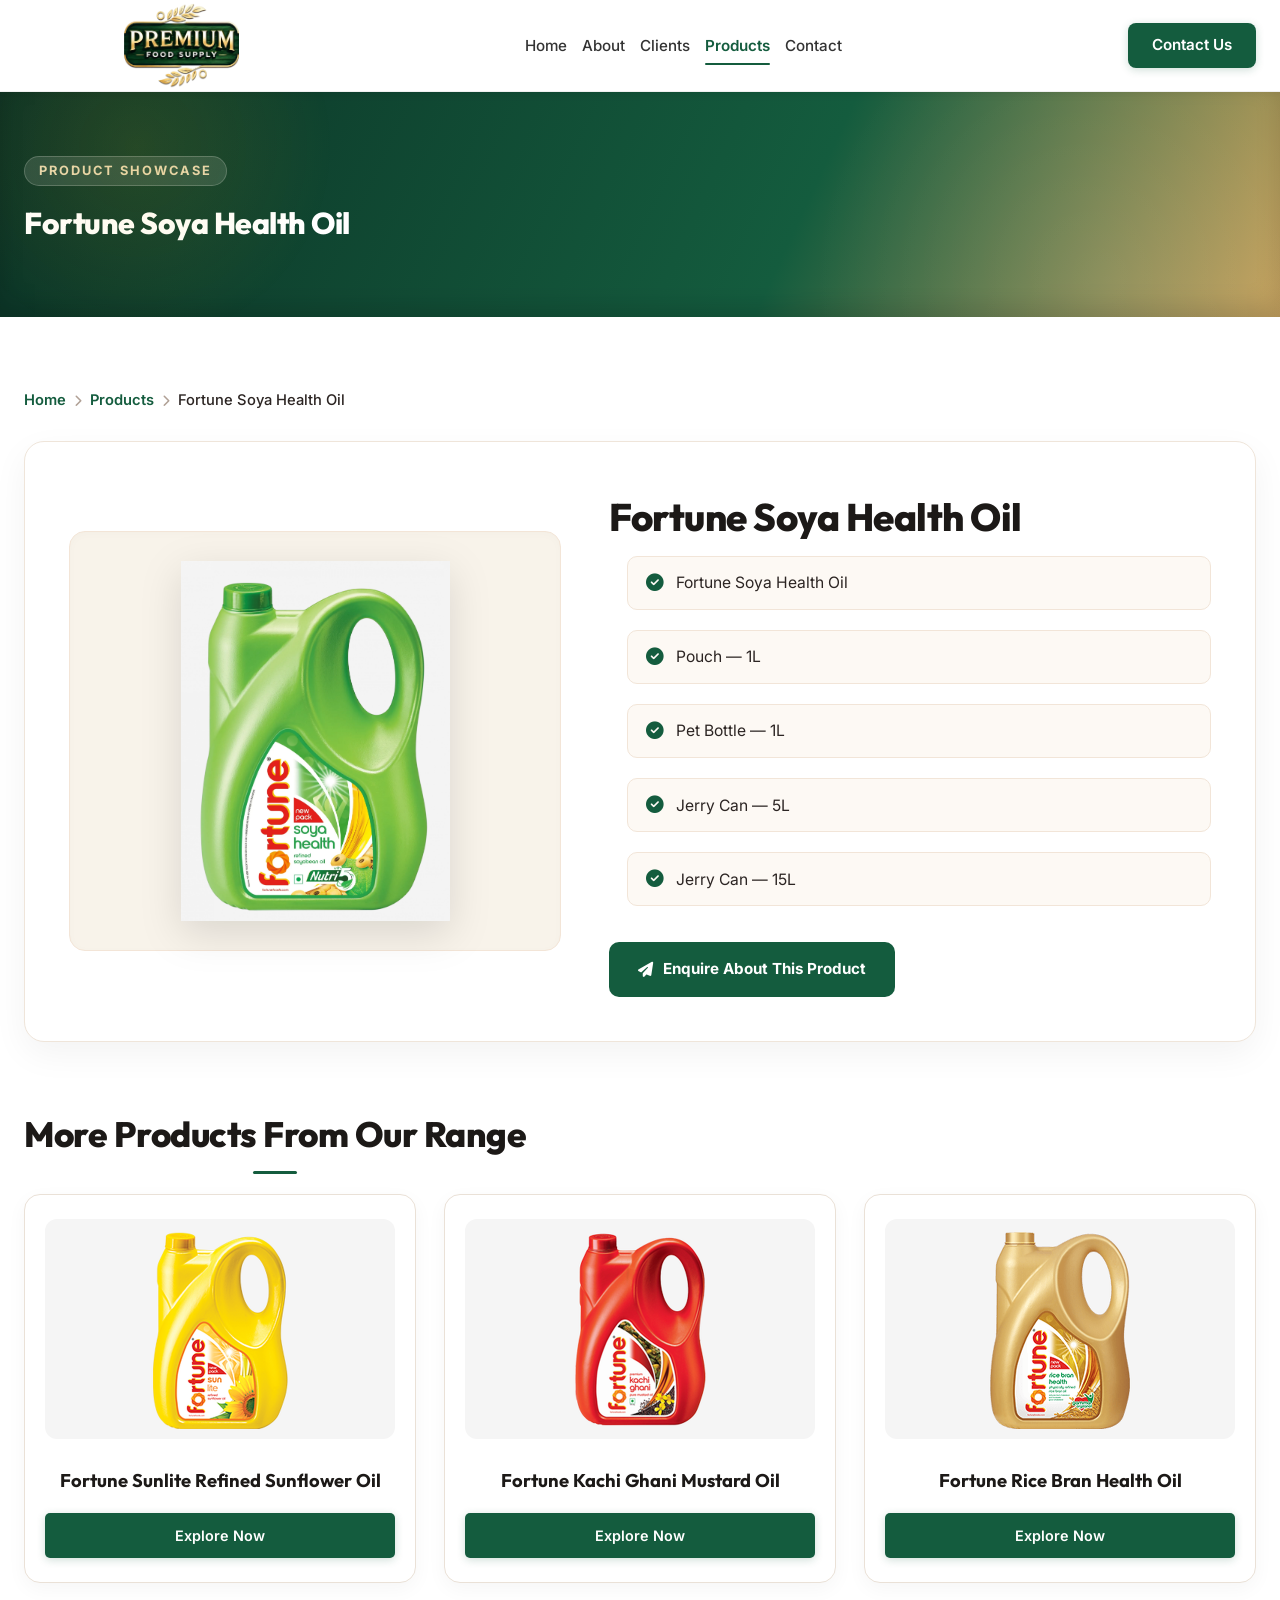
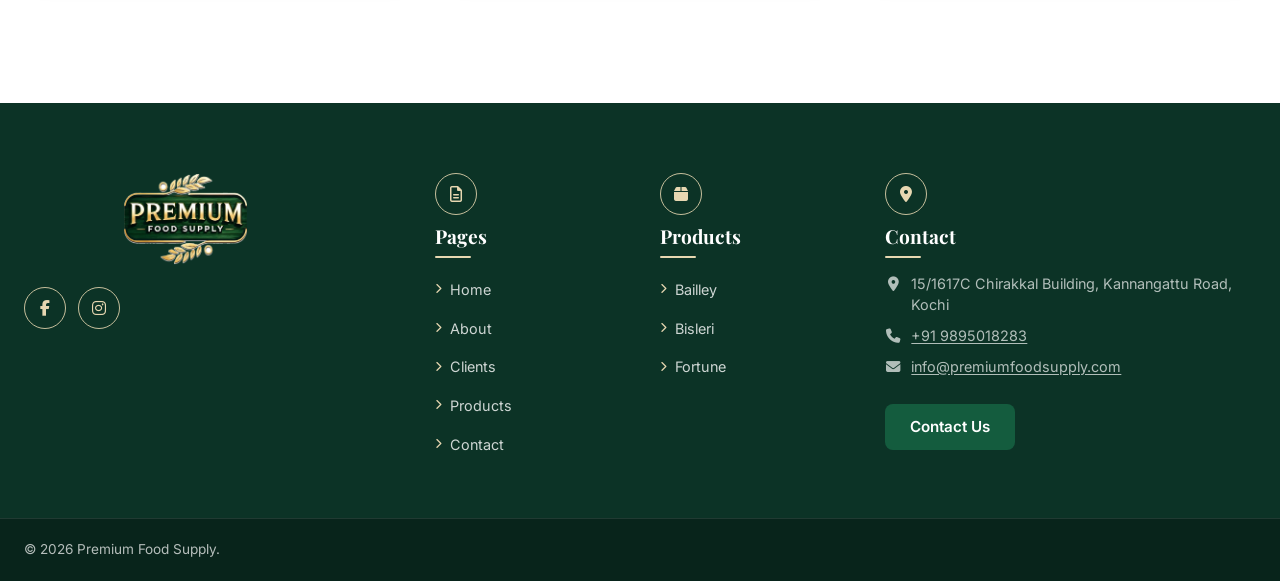
<file: product.html>
<!DOCTYPE html>
<html lang="en">

<head>
    <meta charset="UTF-8">
    <meta name="viewport" content="width=device-width, initial-scale=1.0">
    <title>Product Detail - Premium Food Supply</title>
    <link
        href="https://fonts.googleapis.com/css2?family=Outfit:wght@400;500;600;700;800;900&family=Inter:wght@400;500;600;700&family=Playfair+Display:ital,wght@0,600;0,700;1,600&display=swap"
        rel="stylesheet">
    <link rel="stylesheet" href="https://cdnjs.cloudflare.com/ajax/libs/font-awesome/6.4.0/css/all.min.css">
    <link rel="stylesheet" href="css/style.css">
</head>

<body>


    <nav class="navbar">
        <div class="container">
            <button class="nav-toggle" id="navToggle" aria-label="Open menu"><i class="fa-solid fa-bars"></i></button>
            <div class="logo">
                <a href="index.html" class="brand-lockup">
                    <img class="brand-logo" src="images/premium-logo.png" alt="Premium Food Supply">
                </a>
            </div>
            <ul class="nav-links">
                <li><a href="index.html">Home</a></li>
                <li><a href="about.html">About</a></li>
                <li><a href="clients.html">Clients</a></li>
                <li><a href="products.html" class="active">Products</a></li>
                <li><a href="contact.html">Contact</a></li>
            </ul>
            <a href="contact.html" class="btn btn-primary btn-nav-contact">Contact Us</a>
        </div>
    </nav>

    <section class="page-banner">
        <div class="container">
            <span class="page-kicker">PRODUCT SHOWCASE</span>
            <h1 id="banner-title">Product</h1>
        </div>
    </section>

    <section class="page-section">
        <div class="container">
            <p class="crumb"><a href="index.html">Home</a> <i class="fa-solid fa-chevron-right" style="font-size:0.75rem; color:#b0a095;"></i> <a href="products.html">Products</a> <i class="fa-solid fa-chevron-right" style="font-size:0.75rem; color:#b0a095;"></i> <span id="crumb-name">Product</span></p>
            <div class="detail" id="detail"></div>
            <div class="related">
                <h2 class="section-title">More Products From Our Range</h2>
                <div class="products-grid" id="related"></div>
            </div>
        </div>
    </section>

    <footer class="footer">
        <div class="container">
            <div class="footer-col">
                <div class="logo light">
                    <a href="index.html" class="brand-lockup">
                        <img class="brand-logo" src="images/premium-logo.png" alt="Premium Food Supply">
                    </a>
                </div>
                <div class="footer-social">
                    <a href="https://www.facebook.com/share/1CgRe87Rca/?mibextid=wwXIfr" target="_blank" rel="noopener noreferrer" aria-label="Facebook"><i class="fa-brands fa-facebook-f"></i></a>
                    <a href="https://www.instagram.com/premium_food_supply" target="_blank" rel="noopener noreferrer" aria-label="Instagram"><i class="fa-brands fa-instagram"></i></a>
                </div>
            </div>
            <div class="footer-col">
                <div class="footer-heading">
                    <span class="footer-heading-icon" aria-hidden="true"><i class="fa-regular fa-file-lines"></i></span>
                    <h4>Pages</h4>
                </div>
                <ul>
                    <li><a href="index.html">Home</a></li>
                    <li><a href="about.html">About</a></li>
                    <li><a href="clients.html">Clients</a></li>
                    <li><a href="products.html">Products</a></li>
                    <li><a href="contact.html">Contact</a></li>
                </ul>
            </div>
            <div class="footer-col">
                <div class="footer-heading">
                    <span class="footer-heading-icon" aria-hidden="true"><i class="fa-solid fa-box"></i></span>
                    <h4>Products</h4>
                </div>
                <ul>
                    <li><a href="products.html?brand=bailley">Bailley</a></li>
                    <li><a href="products.html?brand=bisleri">Bisleri</a></li>
                    <li><a href="products.html?brand=fortune">Fortune</a></li>
                </ul>
            </div>
            <div class="footer-col">
                <div class="footer-heading">
                    <span class="footer-heading-icon" aria-hidden="true"><i class="fa-solid fa-location-dot"></i></span>
                    <h4>Contact</h4>
                </div>
                <div class="contact-info">
                    <p><i class="fa-solid fa-location-dot" aria-hidden="true"></i><span>15/1617C Chirakkal Building, Kannangattu Road, Kochi</span></p>
                    <p><i class="fa-solid fa-phone" aria-hidden="true"></i><span><a href="tel:+919895018283">+91 9895018283</a></span></p>
                    <p><i class="fa-solid fa-envelope" aria-hidden="true"></i><span><a href="mailto:info@premiumfoodsupply.com">info@premiumfoodsupply.com</a></span></p>
                </div>
                <a href="contact.html" class="btn btn-primary" style="margin-top: 16px;">Contact Us</a>
            </div>
        </div>
        <div class="footer-bottom">
            <div class="container">
                <p>&copy; 2026 Premium Food Supply.</p>
            </div>
        </div>
    </footer>

    <script src="js/products.js"></script>
    <button type="button" class="to-top" aria-label="Back to top" hidden><i class="fa-solid fa-arrow-up"></i></button>

    <script src="js/site.js"></script>
    <script>
        const params = new URLSearchParams(window.location.search);
        const product = getProduct(params.get("id")) || PRODUCTS[0];

        document.title = product.name + " - Premium Food Supply";
        document.getElementById("banner-title").textContent = product.name;
        document.getElementById("crumb-name").textContent = product.name;

        if (document.referrer) {
            const from = new URL(document.referrer);
            if (from.origin === window.location.origin && /\/products(\.html)?$/.test(from.pathname)) {
                document.querySelector('.crumb a[href="products.html"]').href = from.href;
            }
        }

        document.getElementById("detail").innerHTML =
            '<div class="detail-photo"><img src="' + product.image + '" alt="' + product.name + '"></div>' +
            '<div>' +
                '<h1>' + product.name + '</h1>' +
                '<ul class="detail-points">' + product.points.map(function (point) {
                    return '<li>' + point + '</li>';
                }).join("") + '</ul>' +
                '<a href="contact.html?topic=' + encodeURIComponent(product.name) + '" class="btn btn-primary" style="padding: 14px 28px; border-radius: 10px; font-weight: 700; display: inline-flex; align-items: center; gap: 10px;"><i class="fa-solid fa-paper-plane"></i> Enquire About This Product</a>' +
            '</div>';

        const related = PRODUCTS.filter(function (item) {
            return item.id !== product.id && item.category === product.category;
        }).concat(PRODUCTS.filter(function (item) {
            return item.id !== product.id && item.category !== product.category;
        })).slice(0, 3);

        document.getElementById("related").innerHTML = related.map(productCard).join("");
    </script>
</body>

</html>
</file>
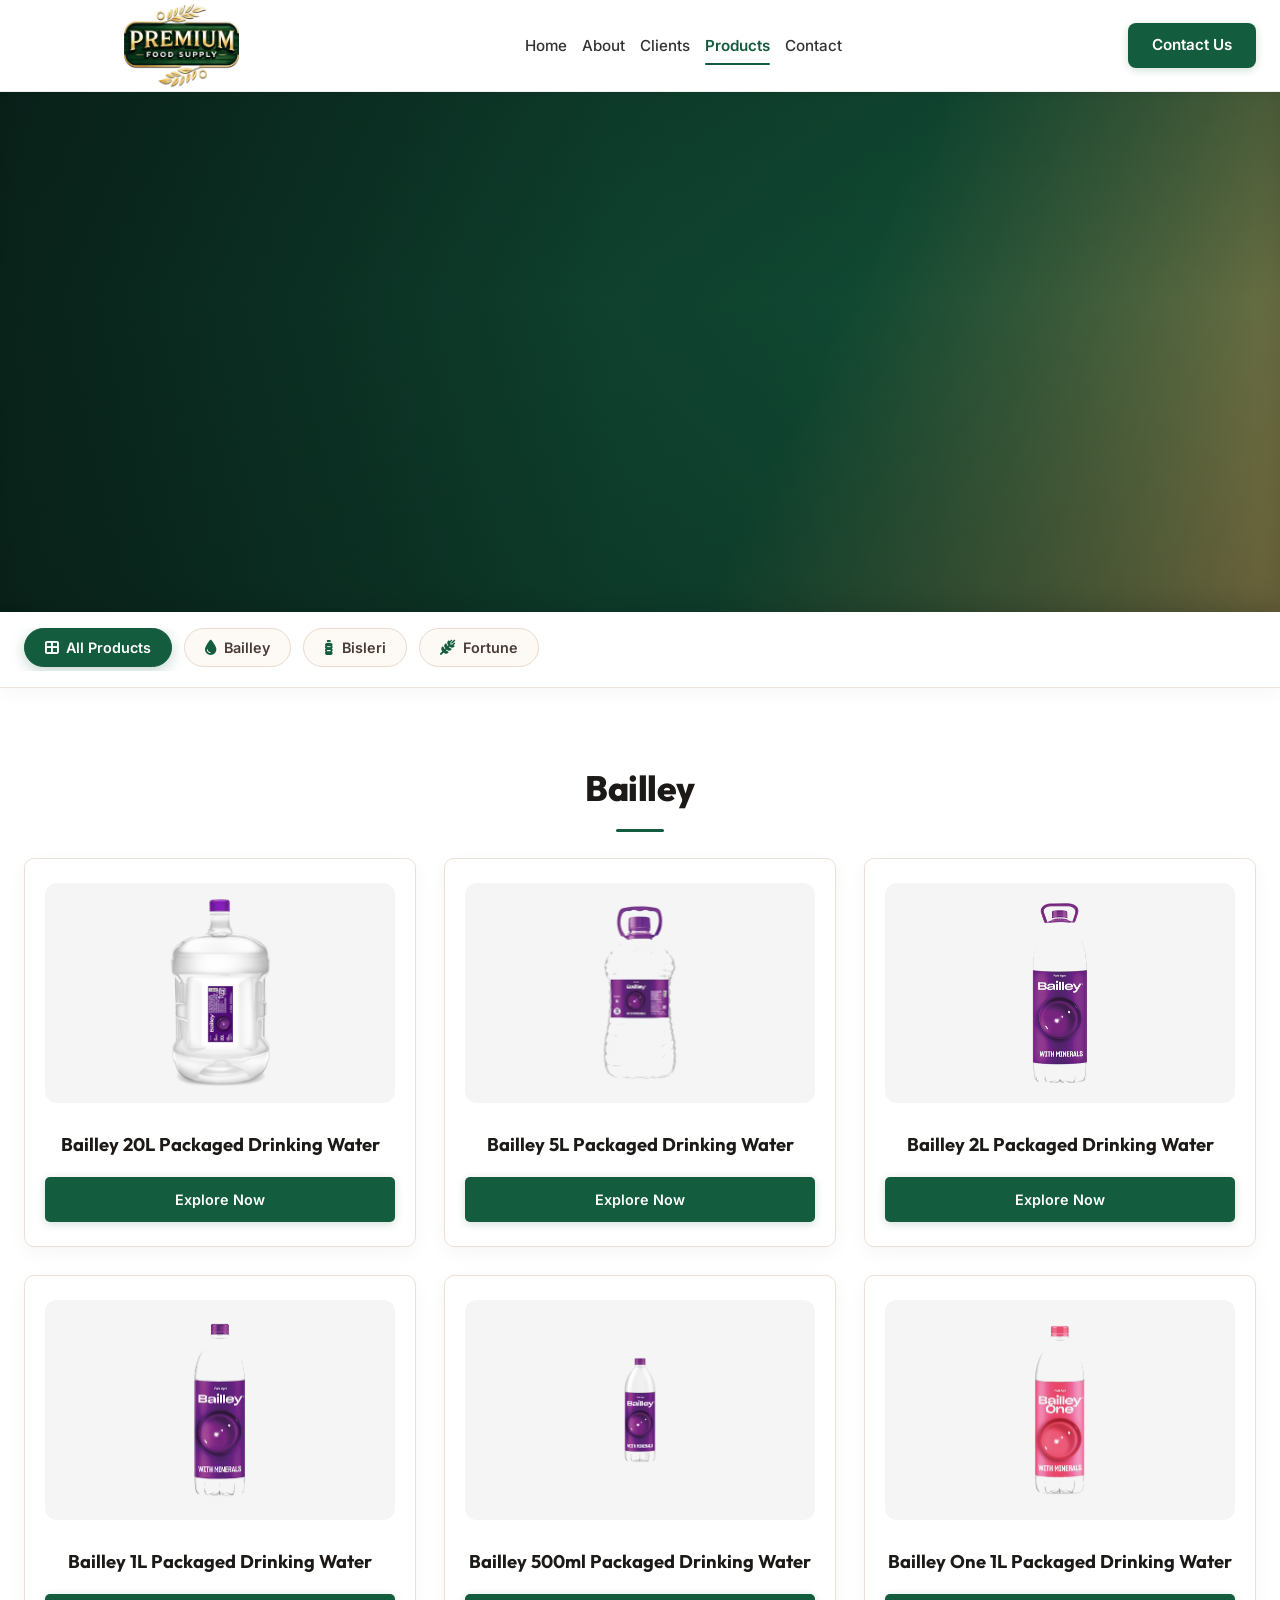
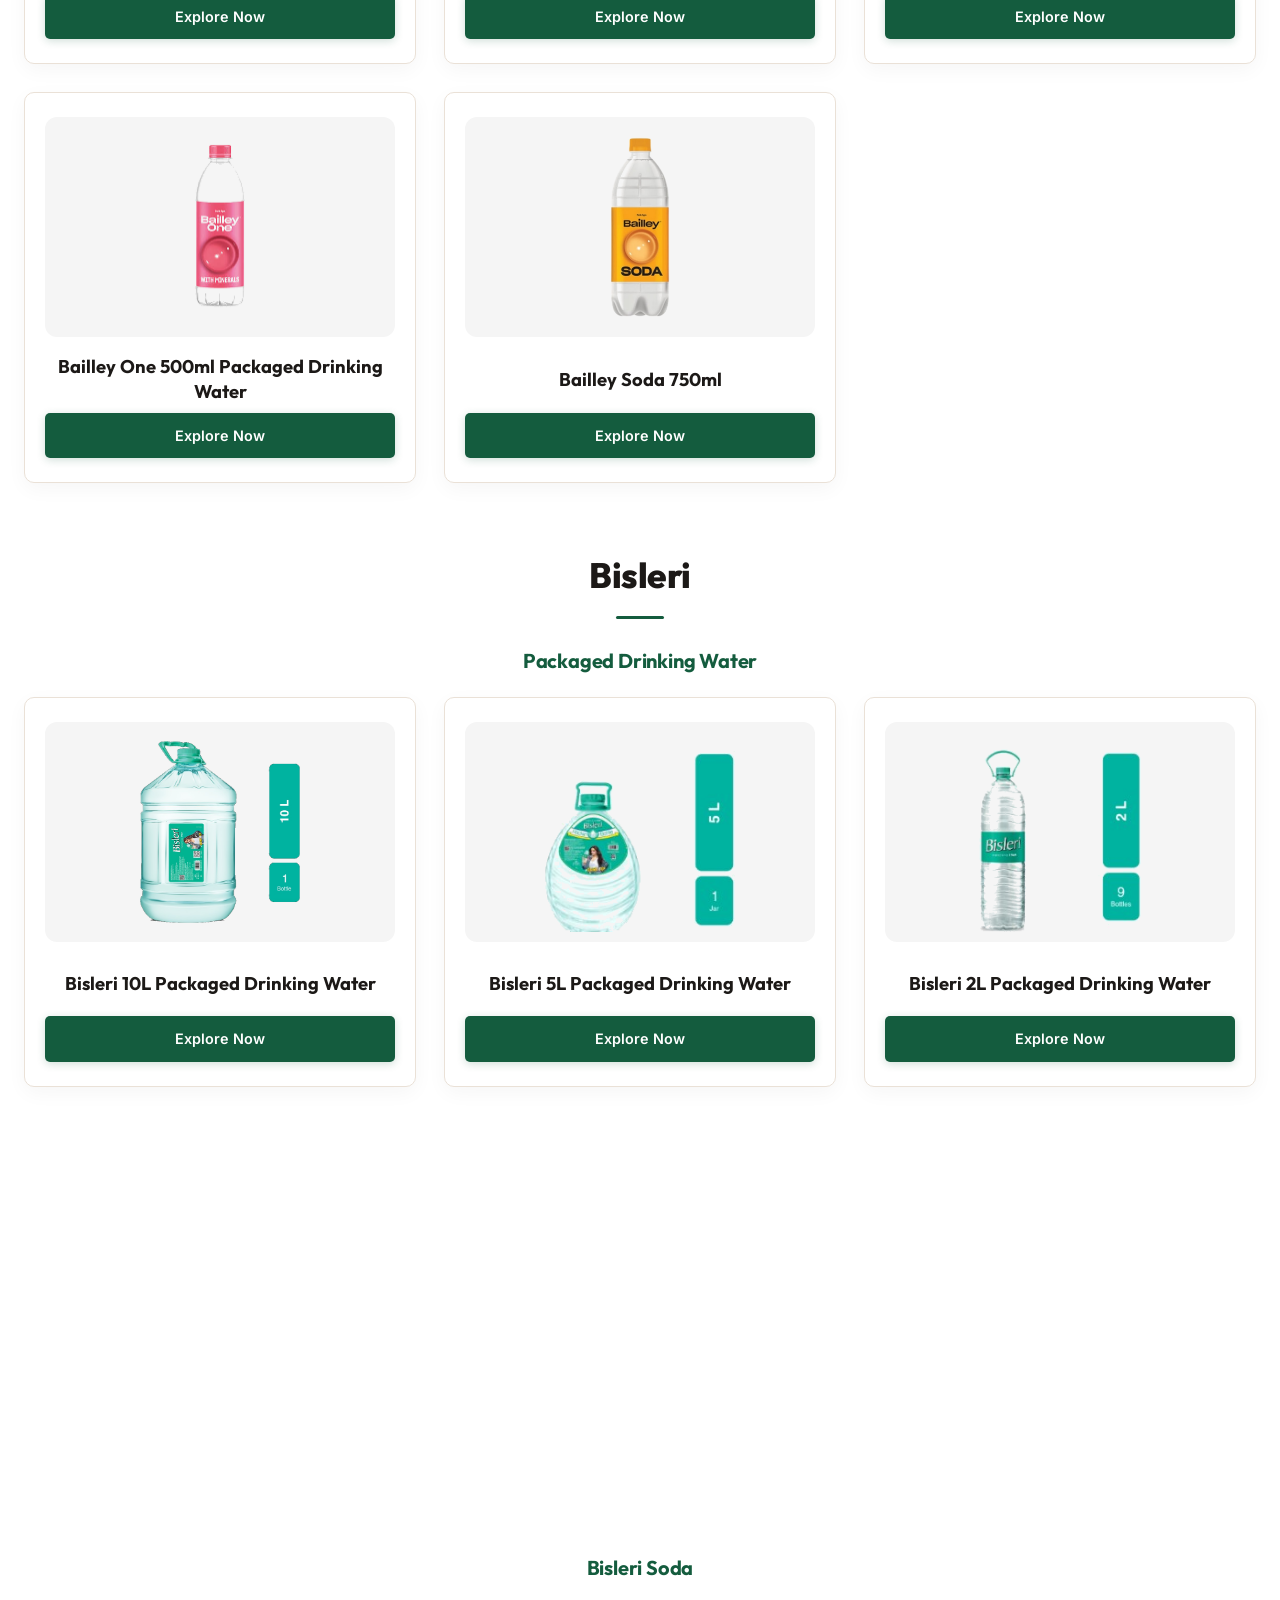
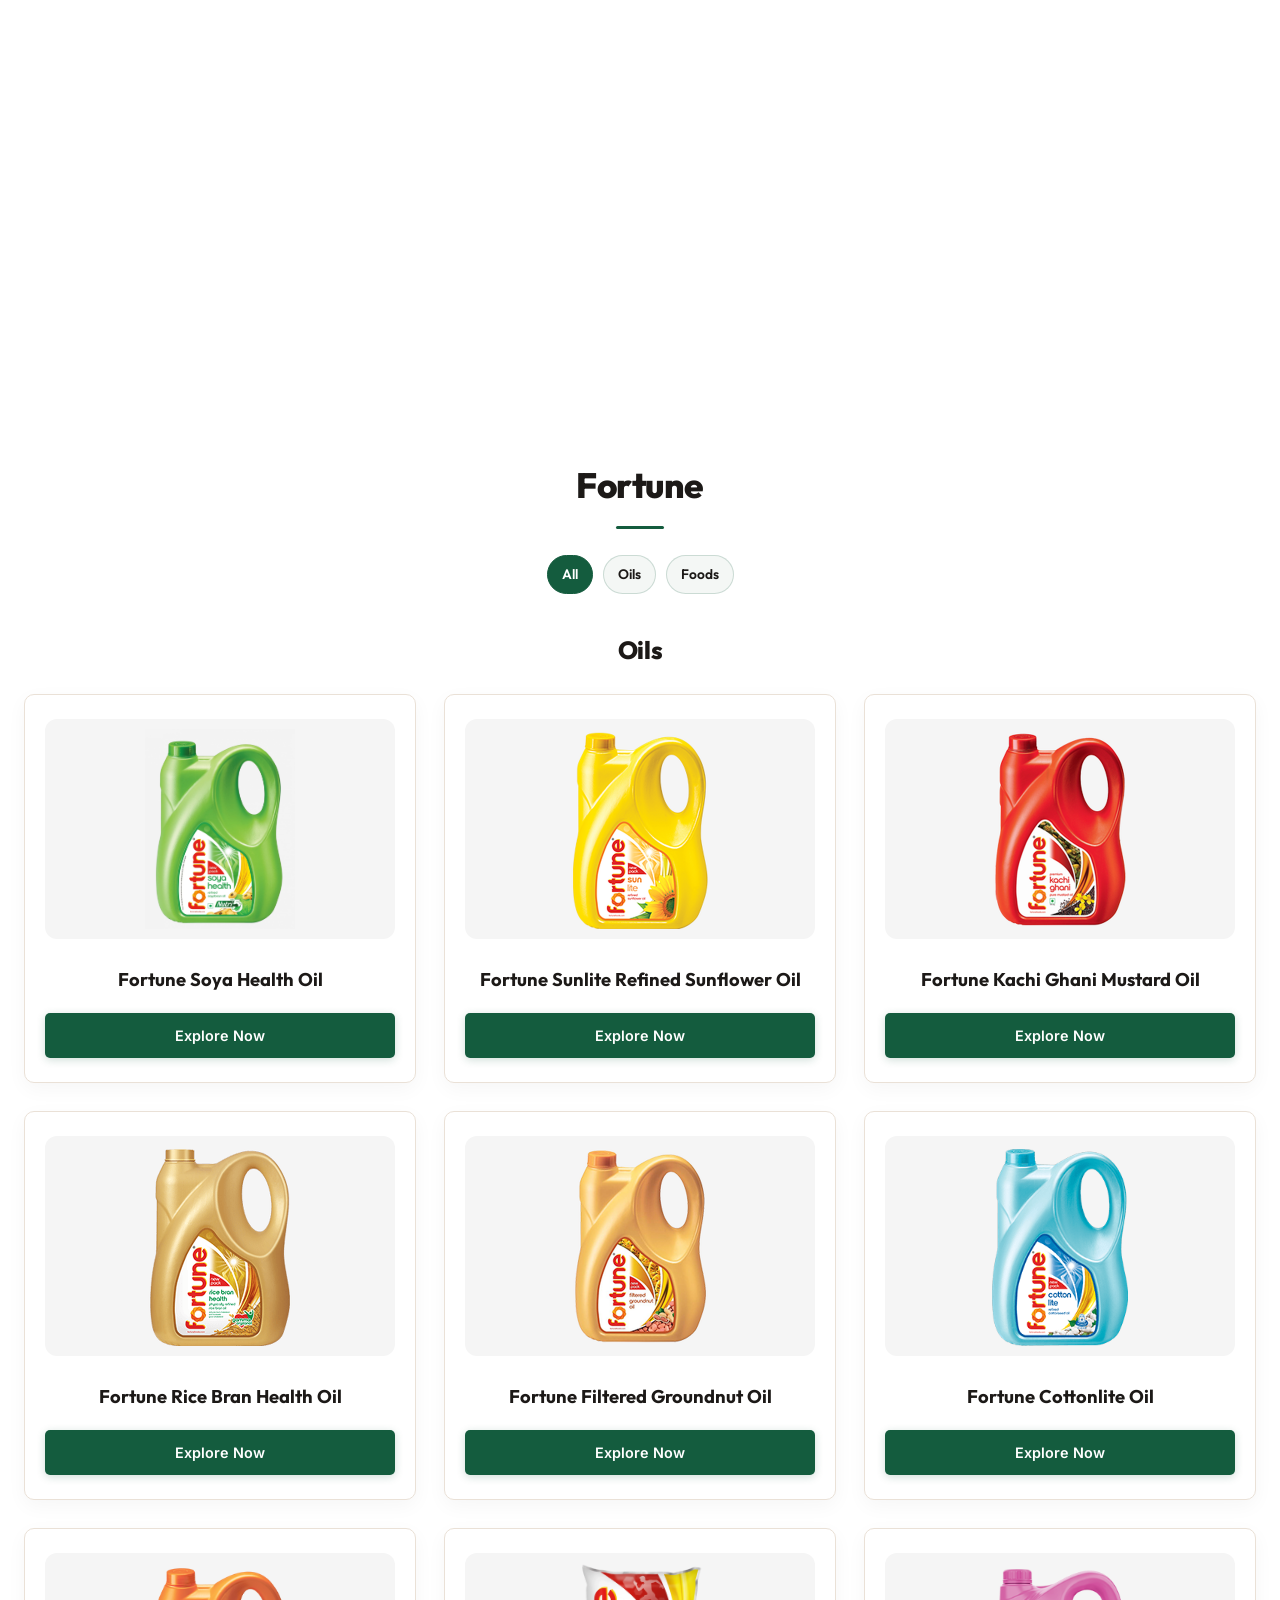
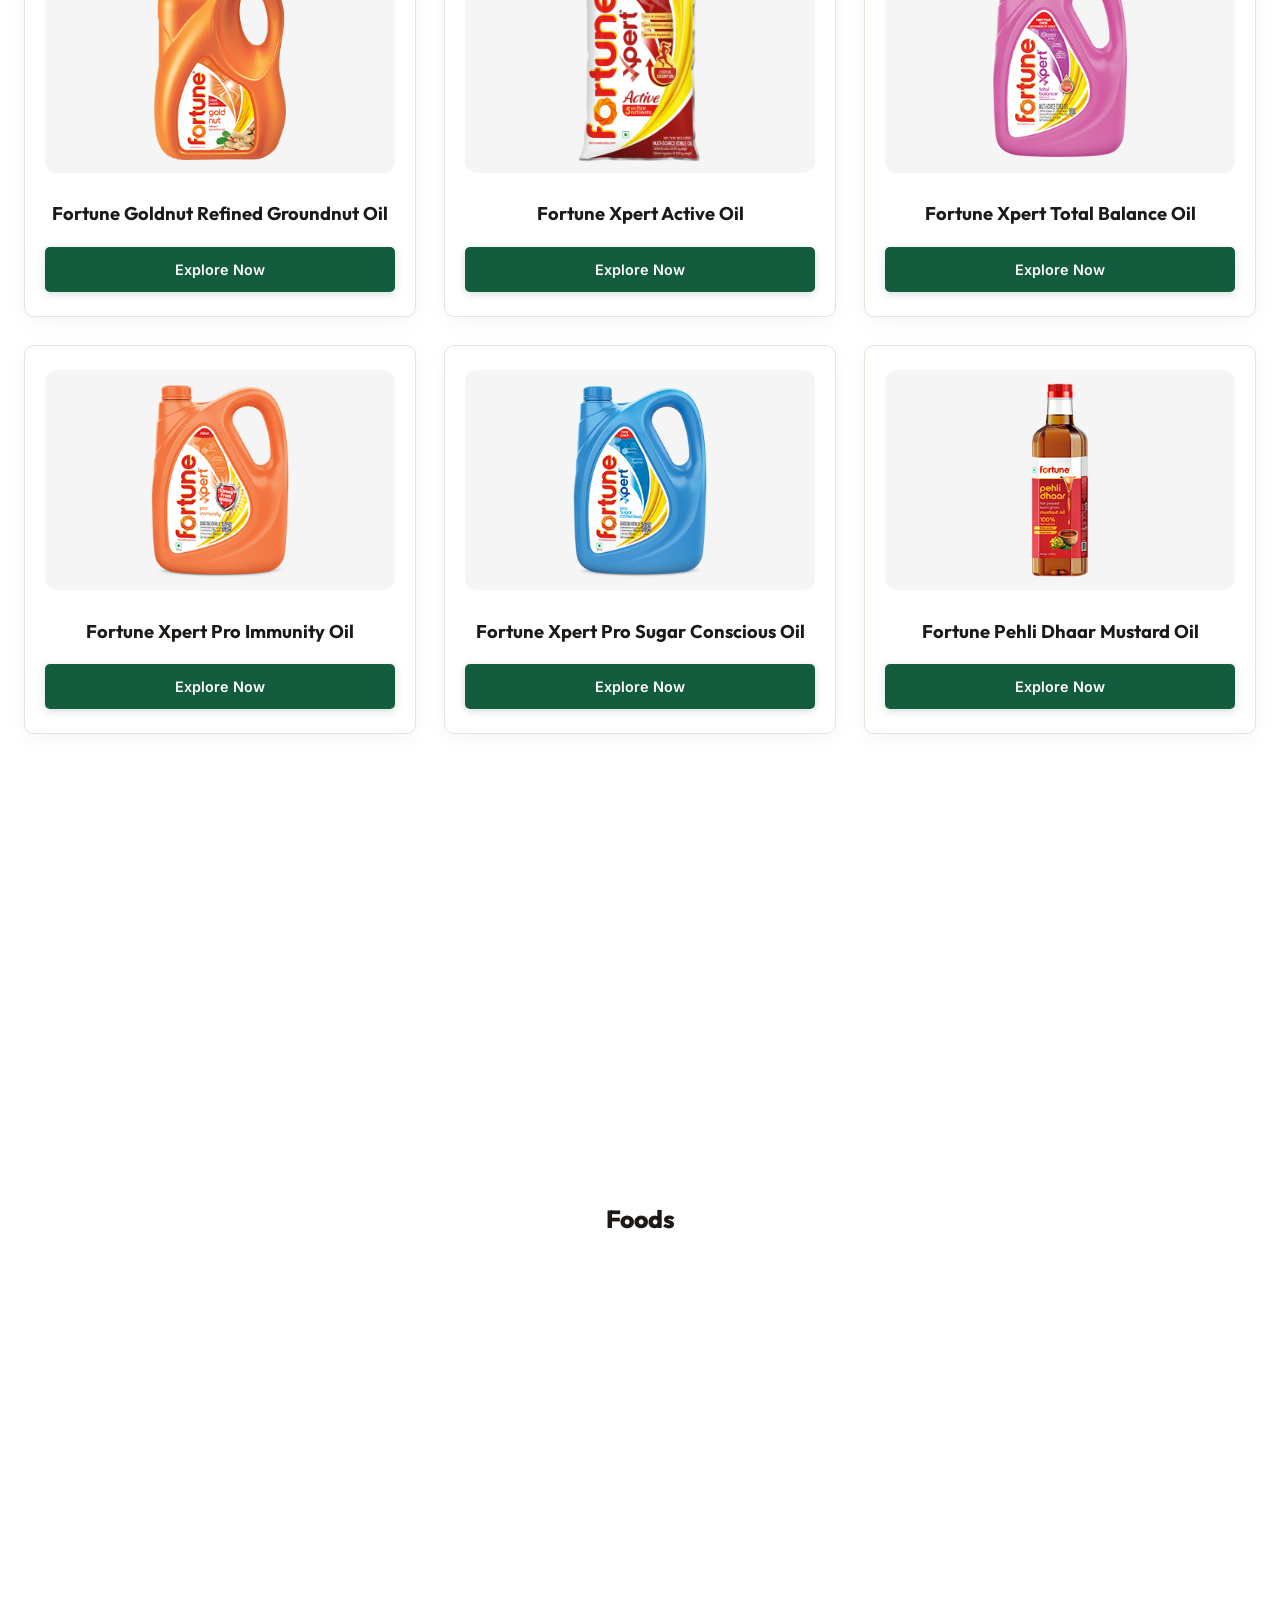
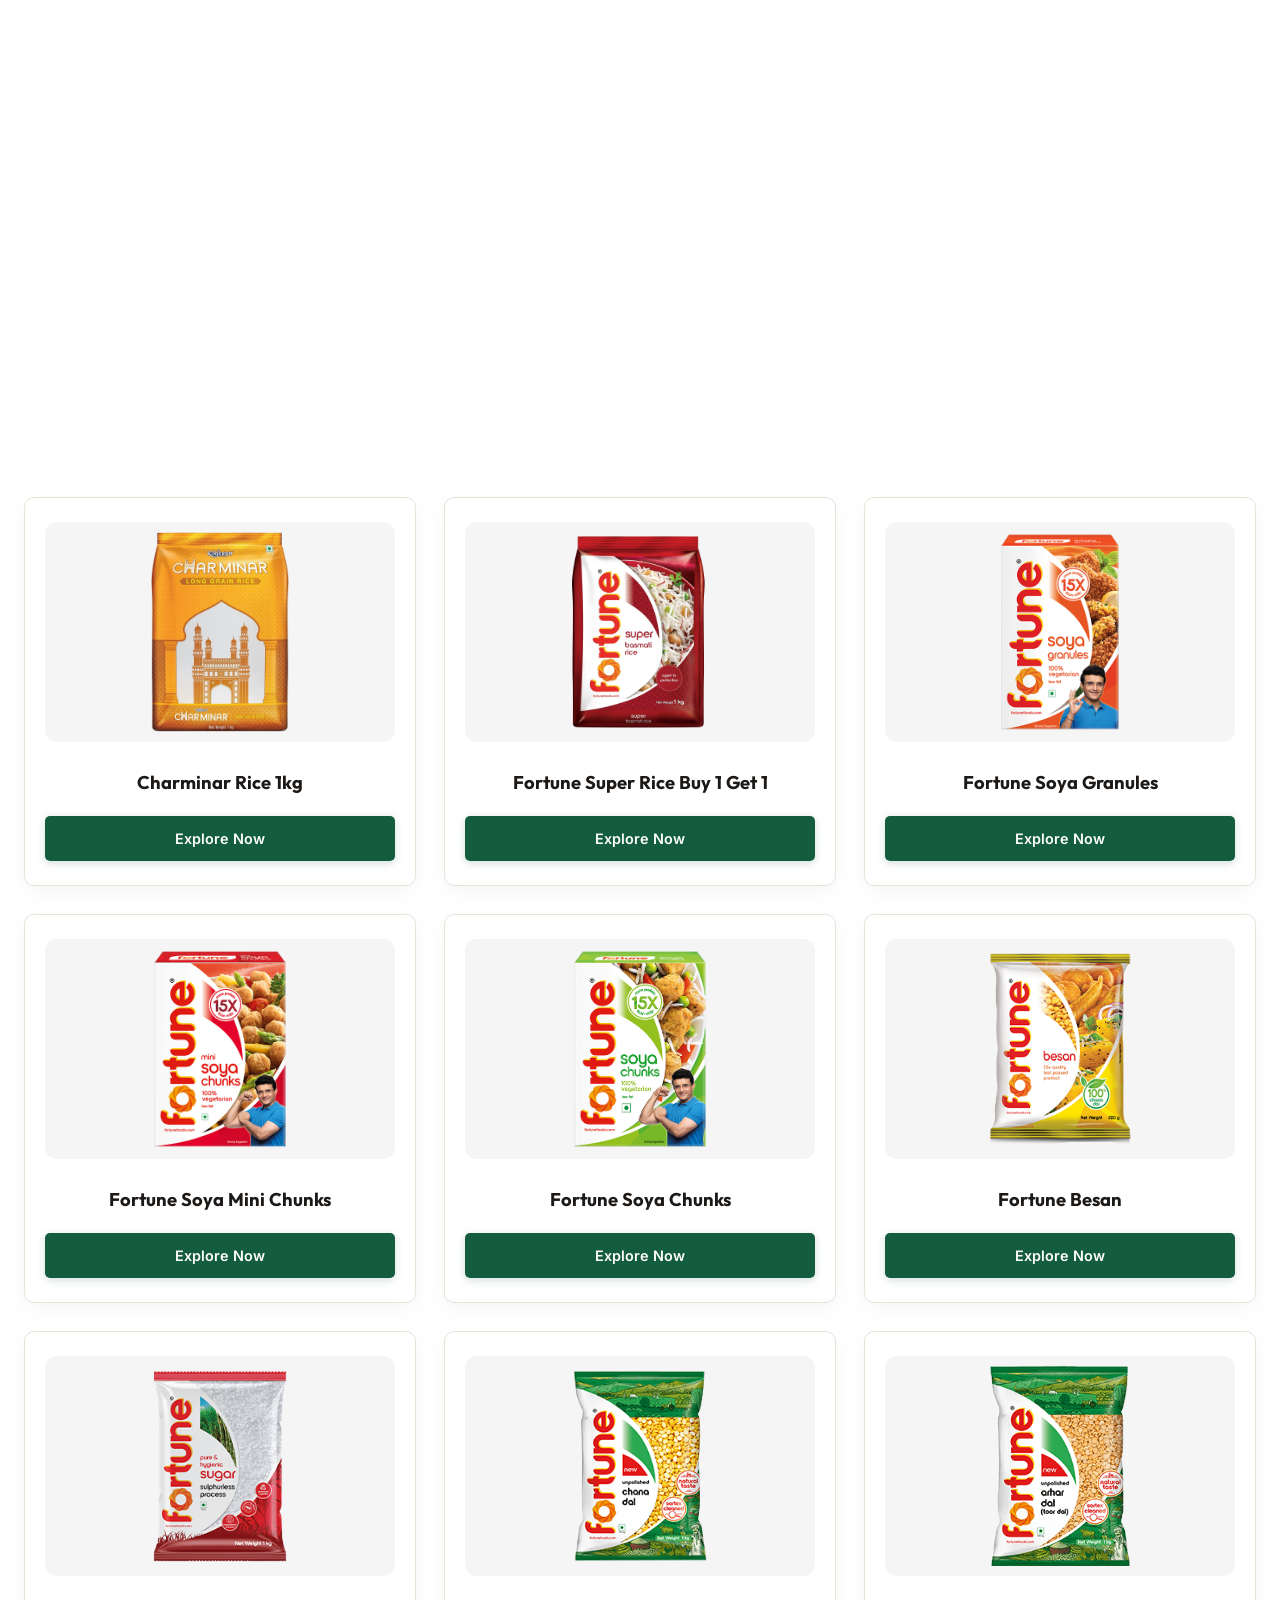
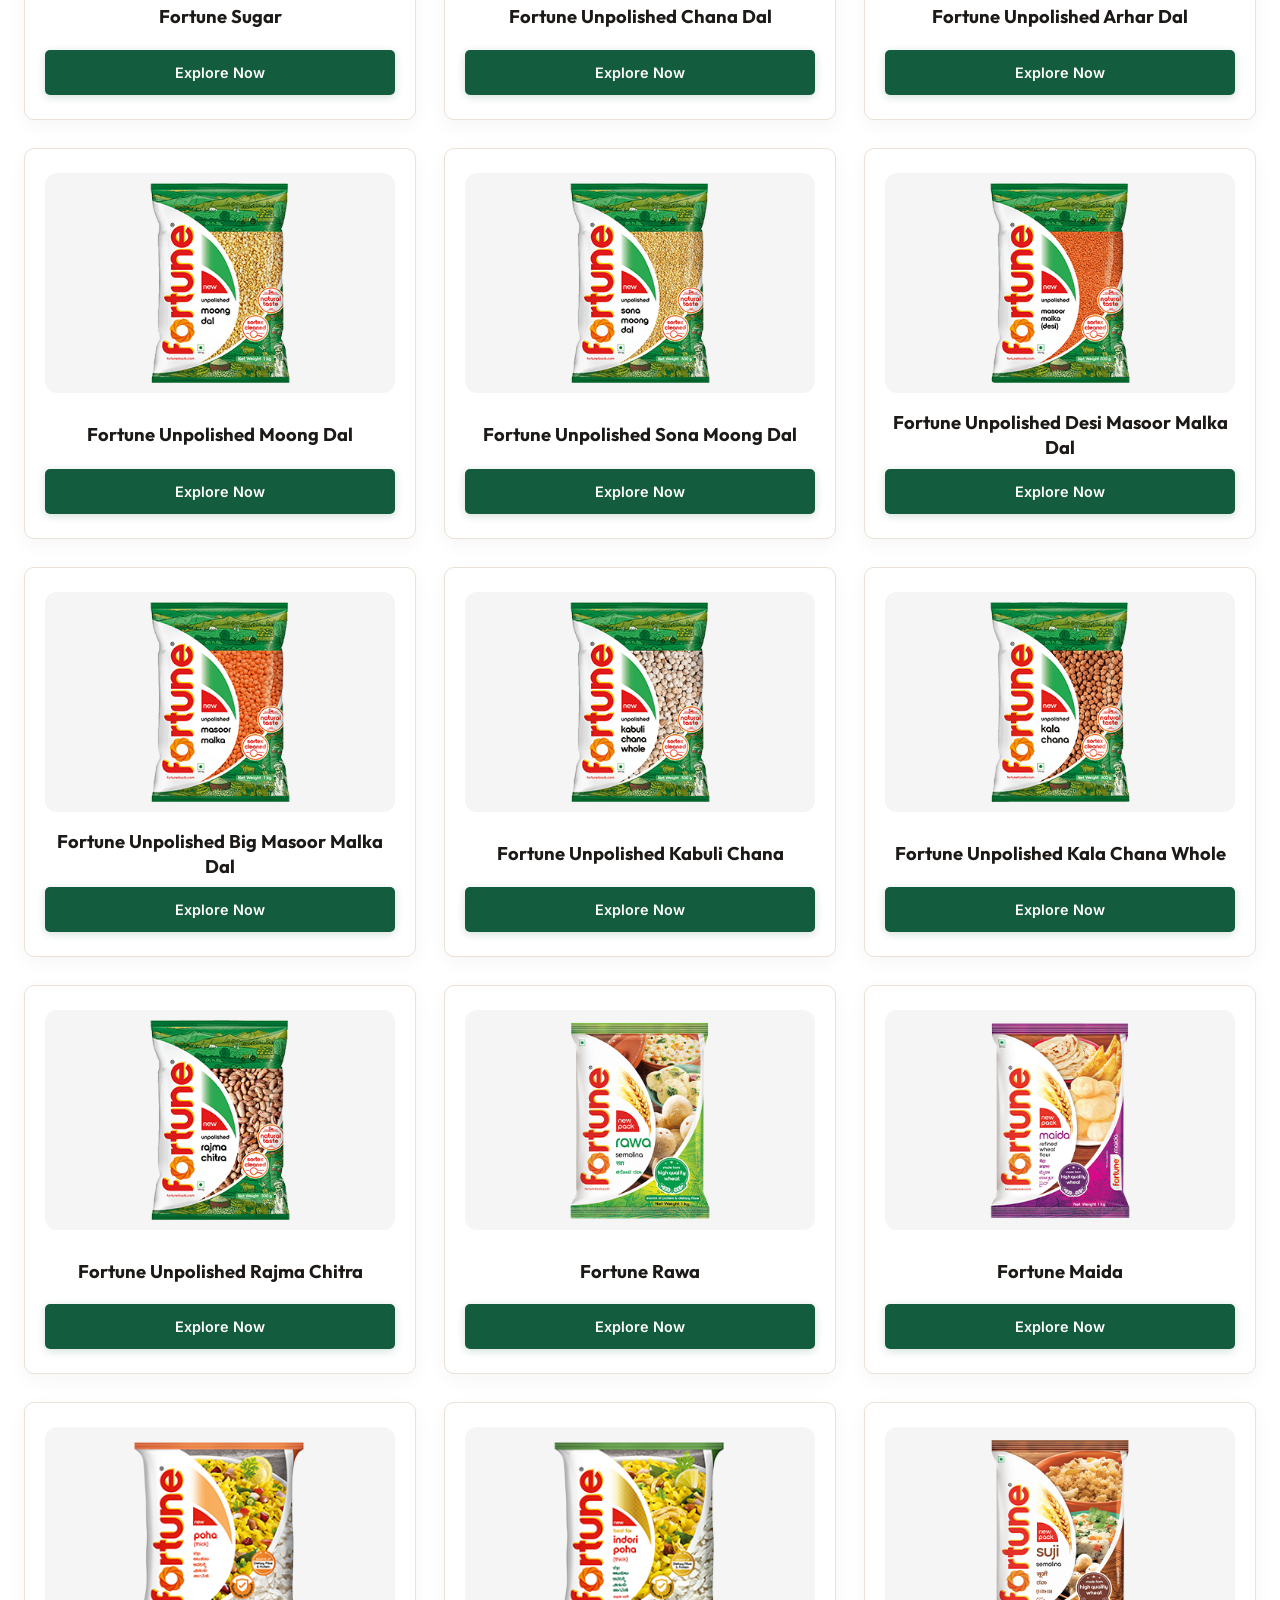
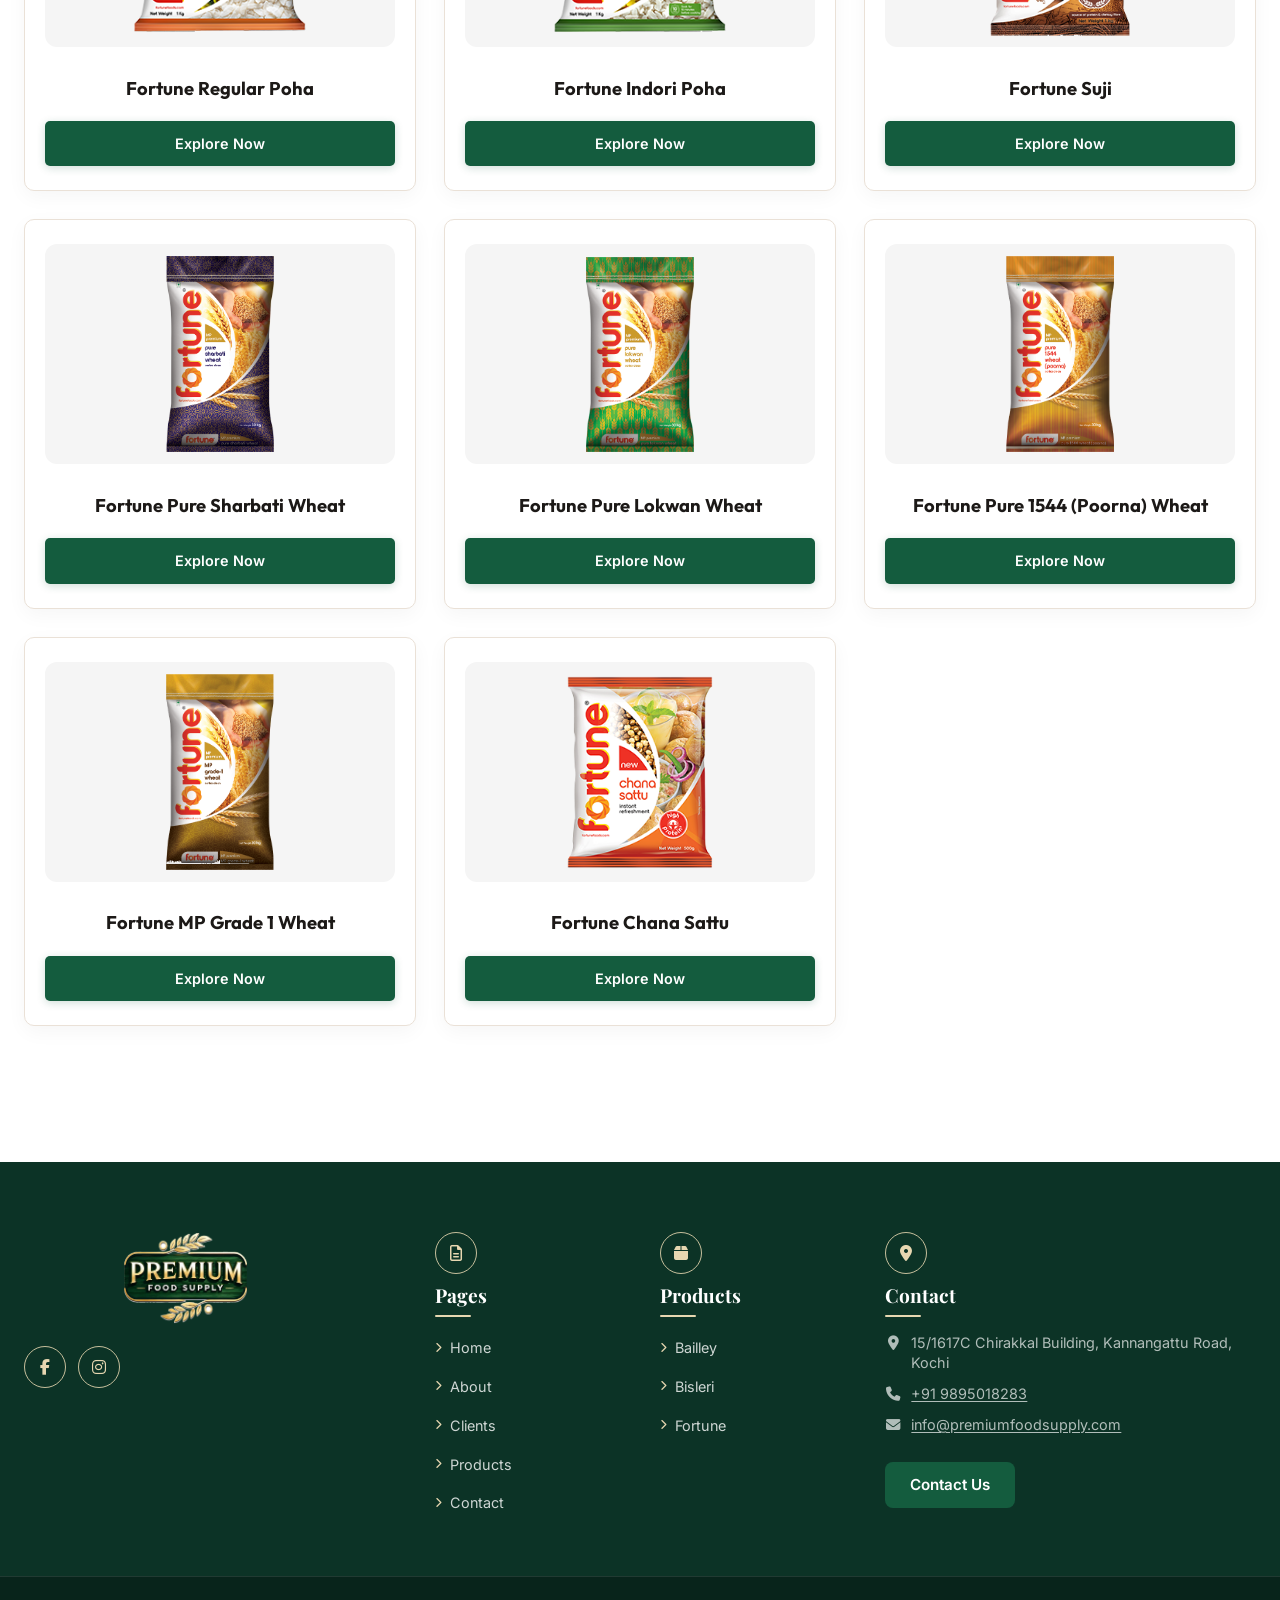
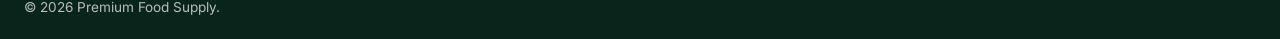
<file: products.html>
<!DOCTYPE html>
<html lang="en">

<head>
    <meta charset="UTF-8">
    <meta name="viewport" content="width=device-width, initial-scale=1.0">
    <title>Products - Premium Food Supply</title>
    <link
        href="https://fonts.googleapis.com/css2?family=Outfit:wght@400;500;600;700;800;900&family=Inter:wght@400;500;600;700&family=Playfair+Display:ital,wght@0,600;0,700;1,600&display=swap"
        rel="stylesheet">
    <link rel="stylesheet" href="https://cdnjs.cloudflare.com/ajax/libs/font-awesome/6.4.0/css/all.min.css">
    <link rel="stylesheet" href="css/style.css">
</head>

<body>


    <nav class="navbar">
        <div class="container">
            <button class="nav-toggle" id="navToggle" aria-label="Open menu"><i class="fa-solid fa-bars"></i></button>
            <div class="logo">
                <a href="index.html" class="brand-lockup">
                    <img class="brand-logo" src="images/premium-logo.png" alt="Premium Food Supply">
                </a>
            </div>
            <ul class="nav-links">
                <li><a href="index.html">Home</a></li>
                <li><a href="about.html">About</a></li>
                <li><a href="clients.html">Clients</a></li>
                <li><a href="products.html" class="active">Products</a></li>
                <li><a href="contact.html">Contact</a></li>
            </ul>
            <a href="contact.html" class="btn btn-primary btn-nav-contact">Contact Us</a>
        </div>
    </nav>

    <section class="page-banner page-banner-video" id="collection-banner">
        <div class="page-banner-media" aria-hidden="true">
            <div class="page-banner-slides">
                <video class="page-banner-video-el is-active" data-banner-slide="0" src="videos/products-banner-bailley.mp4?v=611" muted playsinline preload="auto" aria-label="Bailley"></video>
                <video class="page-banner-video-el" data-banner-slide="1" src="videos/products-banner-bisleri.mp4?v=3539" muted playsinline preload="auto" aria-label="Bisleri"></video>
                <video class="page-banner-video-el" data-banner-slide="2" src="videos/products-banner-fortune.mp4?v=3842" muted playsinline preload="auto" aria-label="Fortune"></video>
            </div>
            <div class="page-banner-shade"></div>
        </div>
        <div class="container">
            <span class="page-kicker">OUR COLLECTION</span>
            <h1>The product range</h1>
            <p>Bailley, Bisleri, and Fortune — quality brands supplied for homes and trade.</p>
            <div class="page-banner-dots" role="tablist" aria-label="Banner videos">
                <button type="button" class="page-banner-dot is-active" data-banner-dot="0" aria-label="Bailley video"></button>
                <button type="button" class="page-banner-dot" data-banner-dot="1" aria-label="Bisleri video"></button>
                <button type="button" class="page-banner-dot" data-banner-dot="2" aria-label="Fortune video"></button>
            </div>
        </div>
    </section>

    <div class="category-nav-bar">
        <div class="container">
            <button type="button" class="category-chip active" data-filter="all"><i class="fa-solid fa-border-all"></i> All Products</button>
            <button type="button" class="category-chip" data-filter="bailley"><i class="fa-solid fa-droplet"></i> Bailley</button>
            <button type="button" class="category-chip" data-filter="bisleri"><i class="fa-solid fa-bottle-water"></i> Bisleri</button>
            <button type="button" class="category-chip" data-filter="fortune"><i class="fa-solid fa-wheat-awn"></i> Fortune</button>
        </div>
    </div>

    <section class="products page-section">
        <div class="container" id="catalog"></div>
    </section>

    <footer class="footer">
        <div class="container">
            <div class="footer-col">
                <div class="logo light">
                    <a href="index.html" class="brand-lockup">
                        <img class="brand-logo" src="images/premium-logo.png" alt="Premium Food Supply">
                    </a>
                </div>
                <div class="footer-social">
                    <a href="https://www.facebook.com/share/1CgRe87Rca/?mibextid=wwXIfr" target="_blank" rel="noopener noreferrer" aria-label="Facebook"><i class="fa-brands fa-facebook-f"></i></a>
                    <a href="https://www.instagram.com/premium_food_supply" target="_blank" rel="noopener noreferrer" aria-label="Instagram"><i class="fa-brands fa-instagram"></i></a>
                </div>
            </div>
            <div class="footer-col">
                <div class="footer-heading">
                    <span class="footer-heading-icon" aria-hidden="true"><i class="fa-regular fa-file-lines"></i></span>
                    <h4>Pages</h4>
                </div>
                <ul>
                    <li><a href="index.html">Home</a></li>
                    <li><a href="about.html">About</a></li>
                    <li><a href="clients.html">Clients</a></li>
                    <li><a href="products.html">Products</a></li>
                    <li><a href="contact.html">Contact</a></li>
                </ul>
            </div>
            <div class="footer-col">
                <div class="footer-heading">
                    <span class="footer-heading-icon" aria-hidden="true"><i class="fa-solid fa-box"></i></span>
                    <h4>Products</h4>
                </div>
                <ul>
                    <li><a href="products.html?brand=bailley">Bailley</a></li>
                    <li><a href="products.html?brand=bisleri">Bisleri</a></li>
                    <li><a href="products.html?brand=fortune">Fortune</a></li>
                </ul>
            </div>
            <div class="footer-col">
                <div class="footer-heading">
                    <span class="footer-heading-icon" aria-hidden="true"><i class="fa-solid fa-location-dot"></i></span>
                    <h4>Contact</h4>
                </div>
                <div class="contact-info">
                    <p><i class="fa-solid fa-location-dot" aria-hidden="true"></i><span>15/1617C Chirakkal Building, Kannangattu Road, Kochi</span></p>
                    <p><i class="fa-solid fa-phone" aria-hidden="true"></i><span><a href="tel:+919895018283">+91 9895018283</a></span></p>
                    <p><i class="fa-solid fa-envelope" aria-hidden="true"></i><span><a href="mailto:info@premiumfoodsupply.com">info@premiumfoodsupply.com</a></span></p>
                </div>
                <a href="contact.html" class="btn btn-primary" style="margin-top: 16px;">Contact Us</a>
            </div>
        </div>
        <div class="footer-bottom">
            <div class="container">
                <p>&copy; 2026 Premium Food Supply.</p>
            </div>
        </div>
    </footer>

    <script src="js/products.js"></script>
    <button type="button" class="to-top" aria-label="Back to top" hidden><i class="fa-solid fa-arrow-up"></i></button>

    <script src="js/site.js"></script>
    <script>
        const catalog = document.getElementById("catalog");
        const pageParams = new URLSearchParams(window.location.search);
        const brandParam = pageParams.get("brand");
        const brandFilter = brandParam ? BRAND_FILTERS[brandParam] : null;

        function saveState(changes) {
            Object.keys(changes).forEach(function (key) {
                if (!changes[key] || changes[key] === "all") pageParams.delete(key);
                else pageParams.set(key, changes[key]);
            });
            const query = pageParams.toString();
            history.replaceState(null, "", "products.html" + (query ? "?" + query : "") + window.location.hash);
        }

        if (brandFilter) {
            catalog.innerHTML = renderBrandCatalog(brandParam);
        } else {
            catalog.innerHTML = PRODUCT_CATEGORIES.map(function (group) {
                return renderBrandCatalog(group.id);
            }).join("");
        }

        const groups = catalog.querySelectorAll(".catalog-group");
        const chips = document.querySelectorAll(".category-chip");

        function showAll() {
            if (brandFilter) {
                window.location.href = "products.html";
                return;
            }
            groups.forEach(function (group) {
                group.hidden = false;
            });
            chips.forEach(function (chip) {
                chip.classList.toggle("active", chip.dataset.filter === "all");
            });
            saveState({ filter: null });
        }

        function showCategory(id) {
            if (id === "all") {
                showAll();
                return;
            }
            if (brandFilter) {
                window.location.href = "products.html?brand=" + id;
                return;
            }
            let found = false;
            groups.forEach(function (group) {
                const match = group.id === id;
                group.hidden = !match;
                if (match) found = true;
            });
            if (!found) {
                showAll();
                return;
            }
            chips.forEach(function (chip) {
                chip.classList.toggle("active", chip.dataset.filter === id);
            });
            saveState({ filter: id });
        }

        chips.forEach(function (chip) {
            chip.addEventListener("click", function () {
                const id = chip.dataset.filter;
                if (brandFilter) {
                    window.location.href = id === "all" ? "products.html" : "products.html?brand=" + id;
                    return;
                }
                if (id === "all" || chip.classList.contains("active")) {
                    showAll();
                    return;
                }
                showCategory(id);
            });
        });

        if (!brandFilter) {
            const filterParam = pageParams.get("filter");
            if (filterParam && filterParam !== "all") showCategory(filterParam);
            else showAll();
        } else {
            chips.forEach(function (chip) {
                chip.classList.toggle("active", chip.dataset.filter === brandParam);
            });
        }

        const banner = document.getElementById("collection-banner");
        const bannerSlides = Array.prototype.slice.call(document.querySelectorAll("[data-banner-slide]"));
        const bannerDots = Array.prototype.slice.call(document.querySelectorAll("[data-banner-dot]"));
        let bannerIndex = 0;
        let bannerVisible = true;

        function setBannerSlide(index) {
            if (!bannerSlides.length) return;
            bannerIndex = (index + bannerSlides.length) % bannerSlides.length;
            bannerSlides.forEach(function (slide, i) {
                const active = i === bannerIndex;
                slide.classList.toggle("is-active", active);
                if (active && bannerVisible) {
                    try { slide.currentTime = 0; } catch (e) {}
                    slide.play().catch(function () {});
                } else {
                    slide.pause();
                }
            });
            bannerDots.forEach(function (dot, i) {
                dot.classList.toggle("is-active", i === bannerIndex);
            });
        }

        bannerSlides.forEach(function (slide, i) {
            slide.addEventListener("ended", function () {
                if (!bannerVisible || i !== bannerIndex) return;
                setBannerSlide(bannerIndex + 1);
            });
        });

        bannerDots.forEach(function (dot) {
            dot.addEventListener("click", function () {
                setBannerSlide(Number(dot.getAttribute("data-banner-dot")));
            });
        });

        if (banner && bannerSlides.length && "IntersectionObserver" in window) {
            const observer = new IntersectionObserver(function (entries) {
                entries.forEach(function (entry) {
                    bannerVisible = entry.isIntersecting && entry.intersectionRatio > 0.2;
                    setBannerSlide(bannerIndex);
                });
            }, { threshold: [0, 0.2, 0.5, 1] });
            observer.observe(banner);
        }

        setBannerSlide(0);

        (function initFortuneSubnav() {
            const fortuneGroup = document.getElementById("fortune");
            if (!fortuneGroup) return;
            const subchips = fortuneGroup.querySelectorAll(".catalog-subchip");
            const foodchips = fortuneGroup.querySelectorAll(".catalog-foodchip");
            const families = fortuneGroup.querySelectorAll(".catalog-family");
            const foodsFamily = fortuneGroup.querySelector('.catalog-family[data-family="Foods"]');
            const foodSubs = fortuneGroup.querySelectorAll(".product-card[data-food-sub]");

            function setFoodsNavVisible(visible) {
                fortuneGroup.classList.toggle("is-foods-view", visible);
                if (foodsFamily) foodsFamily.classList.toggle("is-foods-active", visible);
            }

            function showFoodSub(name) {
                foodchips.forEach(function (chip) {
                    chip.classList.toggle("active", chip.getAttribute("data-food-filter") === name);
                });
                foodSubs.forEach(function (el) {
                    el.classList.toggle(
                        "is-subfiltered-out",
                        name !== "all" && el.getAttribute("data-food-sub") !== name
                    );
                });
                saveState({ food: name });
            }

            function showFortuneSub(name, restoring) {
                subchips.forEach(function (chip) {
                    chip.classList.toggle("active", chip.getAttribute("data-subfilter") === name);
                });
                saveState({ sub: name });
                if (name === "all") {
                    families.forEach(function (el) { el.classList.remove("is-subfiltered-out"); });
                    setFoodsNavVisible(false);
                    showFoodSub("all");
                    return;
                }
                families.forEach(function (family) {
                    family.classList.toggle(
                        "is-subfiltered-out",
                        family.getAttribute("data-family") !== name
                    );
                });
                setFoodsNavVisible(name === "Foods");
                showFoodSub("all");
                if (restoring) return;
                const target = fortuneGroup.querySelector('.catalog-family[data-family="' + name + '"]');
                if (target) target.scrollIntoView({ behavior: "smooth", block: "start" });
            }

            subchips.forEach(function (chip) {
                chip.addEventListener("click", function () {
                    showFortuneSub(chip.getAttribute("data-subfilter"));
                });
            });
            foodchips.forEach(function (chip) {
                chip.addEventListener("click", function () {
                    showFortuneSub("Foods");
                    showFoodSub(chip.getAttribute("data-food-filter"));
                });
            });

            setFoodsNavVisible(false);

            const savedSub = pageParams.get("sub");
            const savedFood = pageParams.get("food");
            const hasChip = function (list, attr, value) {
                return Array.prototype.some.call(list, function (chip) {
                    return chip.getAttribute(attr) === value;
                });
            };
            if (savedFood && hasChip(foodchips, "data-food-filter", savedFood)) {
                showFortuneSub("Foods", true);
                showFoodSub(savedFood);
            } else if (savedSub && hasChip(subchips, "data-subfilter", savedSub)) {
                showFortuneSub(savedSub, true);
            } else {
                saveState({ sub: null, food: null });
            }
        })();
    </script>
</body>

</html>
</file>
<file: css/style.css>
/* Global Styles */
:root {
    --primary-color: #145c3e;
    --primary-dark: #0c3d2a;
    --accent: #c6a15b;
    --text-color: #1c1917;
    --text-light: #555555;
    --bg-light: #f7f6f1;
    --cream: #f4f1e8;
    --white: #ffffff;
    --border-color: #eadfD2;
}

* {
    margin: 0;
    padding: 0;
    box-sizing: border-box;
}

body {
    font-family: 'Inter', sans-serif;
    color: var(--text-color);
    line-height: 1.6;
    background-color: #ffffff;
}

h1,
h2,
h3,
h4,
h5,
h6 {
    font-family: 'Outfit', 'Inter', sans-serif;
    color: var(--text-color);
}

a {
    text-decoration: none;
    color: inherit;
    transition: all 0.3s ease;
}

ul {
    list-style: none;
}

.container {
    max-width: 1280px;
    margin: 0 auto;
    padding: 0 24px;
}

/* Buttons */
.btn {
    display: inline-block;
    padding: 10px 24px;
    border-radius: 8px;
    font-weight: 600;
    font-size: 0.95rem;
    cursor: pointer;
    text-align: center;
    border: 1px solid transparent;
    transition: all 0.25s ease;
}

.btn-primary {
    background-color: var(--primary-color);
    color: var(--white);
}

.btn-primary:hover {
    background-color: var(--primary-dark);
}

.btn-dark {
    background-color: var(--primary-dark);
    color: var(--white);
}

.btn-dark:hover {
    background-color: var(--primary-color);
}

.btn-outline {
    background-color: transparent;
    color: var(--primary-color);
    border-color: var(--primary-color);
}

.btn-outline:hover {
    background-color: var(--primary-color);
    color: var(--white);
}

/* Top Bar */
.top-bar {
    background-color: #0c3326;
    color: #ffffff;
    font-size: 0.825rem;
    padding: 6px 0;
    font-weight: 500;
}

.top-bar .container {
    display: flex;
    justify-content: space-between;
    align-items: center;
}

.top-bar-left {
    display: flex;
    align-items: center;
    gap: 12px;
}

.top-bar-left span {
    display: inline-flex;
    align-items: center;
    gap: 6px;
    opacity: 0.95;
}

.top-bar-sep {
    opacity: 0.5;
}

.top-bar-right {
    display: flex;
    align-items: center;
}

.aw-pill {
    background-color: #ffffff;
    border-radius: 6px;
    padding: 4px 12px;
    display: inline-flex;
    align-items: center;
    gap: 10px;
    box-shadow: 0 1px 3px rgba(0, 0, 0, 0.1);
}

.aw-logo {
    display: flex;
    flex-direction: column;
    line-height: 1;
    font-family: 'Inter', sans-serif;
    font-weight: 800;
    font-size: 0.75rem;
    letter-spacing: -0.2px;
}

.aw-blue {
    color: #145c3e;
}

.aw-teal {
    color: #c6a15b;
}

.aw-divider {
    width: 1px;
    height: 16px;
    background-color: #e0e0e0;
}

.aw-slogan {
    color: #666666;
    font-size: 0.725rem;
    font-weight: 400;
    white-space: nowrap;
}

/* Navbar */
.navbar {
    background-color: #ffffff;
    height: 92px;
    box-shadow: 0 1px 6px rgba(0, 0, 0, 0.04);
    position: sticky;
    top: 0;
    z-index: 100;
    border-bottom: 1px solid #f0f0f0;
}

.navbar .container {
    display: flex;
    justify-content: space-between;
    align-items: center;
    height: 100%;
}

.nav-toggle {
    display: none;
    background: none;
    border: none;
    font-size: 1.5rem;
    color: var(--primary-color);
    cursor: pointer;
}

.brand-lockup {
    display: flex;
    align-items: center;
    line-height: 1;
}

.brand-logo {
    display: block;
    height: 86px;
    width: auto;
    max-width: 280px;
    object-fit: contain;
}

.logo.light .brand-logo {
    height: 110px;
    max-width: 320px;
    background: transparent;
    border-radius: 0;
    padding: 0;
}

.brand-word {
    font-family: 'Outfit', sans-serif;
    font-size: 2.3rem;
    font-weight: 800;
    color: #145c3e;
    letter-spacing: -0.5px;
    position: relative;
    line-height: 0.9;
}

.brand-word sup {
    font-size: 0.85rem;
    font-weight: 700;
    top: -0.35em;
    position: relative;
    margin-left: 1px;
}

.brand-sub {
    font-family: 'Inter', sans-serif;
    font-size: 0.65rem;
    font-weight: 700;
    color: #145c3e;
    text-transform: lowercase;
    letter-spacing: 0.5px;
    margin-top: 2px;
}

.nav-links {
    display: flex;
    gap: 36px;
    align-items: center;
}

.nav-links li a {
    font-family: 'Inter', sans-serif;
    font-weight: 500;
    font-size: 0.95rem;
    color: #333333;
    position: relative;
    padding: 6px 0;
}

.nav-links li a:hover {
    color: #145c3e;
}

.nav-links li a.active {
    color: #145c3e;
    font-weight: 600;
}

.nav-links li a.active::after {
    content: '';
    position: absolute;
    bottom: -4px;
    left: 0;
    width: 100%;
    height: 2px;
    background-color: #145c3e;
    border-radius: 2px;
}

.btn-nav-contact {
    background-color: #145c3e;
    color: #ffffff;
    padding: 10px 24px;
    border-radius: 8px;
    font-weight: 600;
    font-size: 0.95rem;
    border: none;
    box-shadow: 0 2px 8px rgba(20, 92, 62, 0.2);
}

.btn-nav-contact:hover {
    background-color: #0c3d2a;
    color: #ffffff;
    transform: translateY(-1px);
    box-shadow: 0 4px 12px rgba(20, 92, 62, 0.3);
}

/* Hero Section */
.hero {
    position: relative;
    background-color: #f7f3ec;
    min-height: 600px;
    display: flex;
    align-items: center;
    overflow: hidden;
}

.hero-bg-container {
    position: absolute;
    inset: 0;
    width: 100%;
    height: 100%;
    z-index: 0;
}

.hero-photo {
    width: 100%;
    height: 100%;
    object-fit: cover;
    object-position: center right;
    display: block;
}

.hero-overlay-shade {
    position: absolute;
    inset: 0;
    z-index: 1;
    pointer-events: none;
    background:
        radial-gradient(ellipse at center, rgba(0, 0, 0, 0) 55%, rgba(0, 0, 0, 0.14) 100%),
        linear-gradient(180deg, rgba(0, 0, 0, 0.08) 0%, rgba(0, 0, 0, 0) 22%, rgba(0, 0, 0, 0) 78%, rgba(0, 0, 0, 0.12) 100%);
}

.hero .container {
    position: relative;
    z-index: 2;
    padding-top: 60px;
    padding-bottom: 60px;
    width: 100%;
}

.hero-content {
    max-width: 580px;
}

.hero-kicker {
    display: inline-block;
    font-family: 'Inter', sans-serif;
    font-size: 0.85rem;
    font-weight: 800;
    letter-spacing: 2.5px;
    color: #145c3e;
    text-transform: uppercase;
    margin-bottom: 16px;
}

.hero-title {
    font-family: 'Outfit', sans-serif;
    font-size: 3.8rem;
    font-weight: 800;
    color: #1c1917;
    line-height: 1.1;
    margin-bottom: 20px;
    letter-spacing: -0.5px;
    opacity: 0;
    animation: fadeUp 0.8s ease-out forwards;
}

.hero-title .highlight {
    color: #145c3e;
}

.hero-desc {
    font-family: 'Inter', sans-serif;
    font-size: 1.05rem;
    line-height: 1.6;
    color: #555555;
    margin-bottom: 32px;
    font-weight: 400;
    max-width: 500px;
    opacity: 0;
    animation: fadeUp 0.8s ease-out 0.2s forwards;
}

.hero-buttons {
    display: flex;
    align-items: center;
    gap: 16px;
    margin-bottom: 48px;
    opacity: 0;
    animation: fadeUp 0.8s ease-out 0.4s forwards;
}

.btn-hero-primary {
    background-color: #145c3e;
    color: #ffffff;
    padding: 14px 28px;
    border-radius: 8px;
    font-weight: 600;
    font-size: 1rem;
    display: inline-flex;
    align-items: center;
    gap: 10px;
    border: 1px solid #145c3e;
    box-shadow: 0 4px 14px rgba(20, 92, 62, 0.25);
    transition: all 0.25s ease;
}

.btn-hero-primary:hover {
    background-color: #0c3d2a;
    border-color: #0c3d2a;
    color: #ffffff;
    transform: translateY(-2px);
    box-shadow: 0 6px 20px rgba(20, 92, 62, 0.35);
}

.btn-hero-outline {
    background-color: #f7f4ec;
    color: #145c3e;
    padding: 14px 28px;
    border-radius: 8px;
    font-weight: 600;
    font-size: 1rem;
    border: 1px solid #d7c7a2;
    transition: all 0.25s ease;
}

.btn-hero-outline:hover {
    background-color: #145c3e;
    color: #ffffff;
    border-color: #145c3e;
    transform: translateY(-2px);
}

.hero-badges {
    display: flex;
    align-items: center;
    gap: 20px;
    opacity: 0;
    animation: fadeUp 0.8s ease-out 0.6s forwards;
}

.badge-item {
    display: flex;
    align-items: center;
    gap: 10px;
}

.badge-icon {
    width: 38px;
    height: 38px;
    border-radius: 8px;
    border: 1.5px solid #d8c6b8;
    display: flex;
    align-items: center;
    justify-content: center;
    color: #3d2c24;
    font-size: 0.95rem;
    background-color: rgba(255, 255, 255, 0.6);
}

.badge-text {
    display: flex;
    flex-direction: column;
    line-height: 1.2;
}

.badge-title {
    font-size: 0.8rem;
    font-weight: 700;
    color: #2c2523;
}

.badge-sub {
    font-size: 0.8rem;
    font-weight: 600;
    color: #555555;
}

.badge-sep {
    width: 1px;
    height: 26px;
    background-color: #dcd0c5;
}

@keyframes fadeUp {
    0% {
        opacity: 0;
        transform: translateY(24px);
    }
    100% {
        opacity: 1;
        transform: translateY(0);
    }
}

/* Page Banner */
.page-banner {
    background: linear-gradient(135deg, #0c3326 0%, #145c3e 62%, #c6a15b 100%);
    color: #ffffff;
    padding: 72px 0;
    position: relative;
    overflow: hidden;
    box-shadow: inset 0 -10px 25px rgba(0, 0, 0, 0.15);
}

.page-banner-video {
    min-height: 360px;
    display: flex;
    align-items: center;
    background: #2a0d40;
}

@media (min-width: 901px) {
    .page-banner-video {
        min-height: 520px;
        padding: 96px 0;
    }
}

.page-banner-media {
    position: absolute;
    inset: 0;
    z-index: 0;
}

.page-banner-slides {
    position: absolute;
    inset: 0;
}

.page-banner-video-el {
    position: absolute;
    inset: 0;
    width: 100%;
    height: 100%;
    max-width: none;
    min-width: 100%;
    min-height: 100%;
    object-fit: cover;
    object-position: center;
    display: block;
    opacity: 0;
    transition: opacity 0.7s ease;
    z-index: 0;
}

.page-banner-video-el.is-active {
    opacity: 1;
    z-index: 1;
}

.page-banner-shade {
    position: absolute;
    inset: 0;
    z-index: 2;
    background:
        linear-gradient(90deg, rgba(8, 28, 22, 0.72) 0%, rgba(12, 51, 38, 0.45) 48%, rgba(12, 51, 38, 0.28) 100%),
        linear-gradient(180deg, rgba(0, 0, 0, 0.18) 0%, rgba(0, 0, 0, 0.08) 40%, rgba(0, 0, 0, 0.28) 100%);
    pointer-events: none;
}

.page-banner-video .container {
    position: relative;
    z-index: 3;
}

#collection-banner .page-kicker,
#collection-banner h1,
#collection-banner p,
#collection-banner .page-banner-dots {
    display: none;
}

.page-banner-dots {
    display: flex;
    align-items: center;
    gap: 8px;
    margin-top: 22px;
}

.page-banner-dot {
    width: 9px;
    height: 9px;
    border: 0;
    border-radius: 999px;
    background: rgba(255, 255, 255, 0.4);
    cursor: pointer;
    padding: 0;
    transition: width 0.25s ease, background-color 0.25s ease;
}

.page-banner-dot.is-active {
    width: 28px;
    background: #e7d7b1;
}

.page-banner-video::before,
.page-banner-video::after {
    display: none;
}

.page-banner::before {
    content: "";
    position: absolute;
    top: -50%;
    right: -10%;
    width: 600px;
    height: 600px;
    background: radial-gradient(circle, rgba(255, 255, 255, 0.08) 0%, transparent 70%);
    border-radius: 50%;
    pointer-events: none;
}

.page-banner::after {
    content: "";
    position: absolute;
    bottom: -30px;
    left: -5%;
    width: 400px;
    height: 400px;
    background: radial-gradient(circle, rgba(255, 193, 7, 0.1) 0%, transparent 70%);
    border-radius: 50%;
    pointer-events: none;
}

.page-kicker {
    font-family: 'Inter', sans-serif;
    font-size: 0.825rem;
    font-weight: 800;
    letter-spacing: 2.5px;
    color: #e7d7b1;
    text-transform: uppercase;
    margin-bottom: 12px;
    display: inline-block;
    background: rgba(255, 255, 255, 0.12);
    padding: 4px 14px;
    border-radius: 20px;
    backdrop-filter: blur(4px);
    border: 1px solid rgba(255, 255, 255, 0.2);
}

.page-banner h1 {
    font-family: 'Outfit', sans-serif;
    font-size: clamp(2.4rem, 4vw, 3.4rem);
    font-weight: 800;
    color: #ffffff;
    line-height: 1.15;
    margin-bottom: 12px;
    letter-spacing: -0.5px;
}

.page-banner p {
    font-family: 'Inter', sans-serif;
    font-size: 1.08rem;
    color: rgba(255, 255, 255, 0.92);
    max-width: none;
    line-height: 1.6;
    white-space: nowrap;
}

/* Category Quick Nav Bar */
.category-nav-bar {
    background: #ffffff;
    border-bottom: 1px solid #efe5da;
    padding: 16px 0;
    position: sticky;
    top: 0;
    z-index: 99;
    box-shadow: 0 4px 20px rgba(0, 0, 0, 0.04);
}

.category-nav-bar .container {
    display: flex;
    align-items: center;
    gap: 12px;
    overflow-x: auto;
    scrollbar-width: none;
    padding-bottom: 4px;
}

.category-nav-bar .container::-webkit-scrollbar {
    display: none;
}

.category-chip {
    display: inline-flex;
    align-items: center;
    gap: 8px;
    padding: 10px 20px;
    border-radius: 30px;
    background: #fdf9f4;
    color: #4a3b37;
    font-family: 'Inter', sans-serif;
    font-size: 0.9rem;
    font-weight: 600;
    border: 1px solid #eadace;
    white-space: nowrap;
    transition: all 0.25s ease;
    cursor: pointer;
}

.category-chip i {
    color: #145c3e;
    font-size: 0.95rem;
}

.category-chip:hover,
.category-chip.active {
    background: #145c3e;
    color: #ffffff;
    border-color: #145c3e;
    box-shadow: 0 4px 14px rgba(20, 92, 62, 0.25);
}

.category-chip:hover i,
.category-chip.active i {
    color: #ffffff;
}

.catalog-back {
    margin: 28px 0 8px;
}

.catalog-back-btn {
    display: inline-flex;
    align-items: center;
    gap: 8px;
    background: #fff;
    color: #145c3e;
    border: 1px solid #eadace;
    border-radius: 999px;
    padding: 10px 18px;
    font-family: 'Inter', sans-serif;
    font-weight: 700;
    cursor: pointer;
}

.catalog-back-btn:hover {
    background: #145c3e;
    color: #fff;
    border-color: #145c3e;
}

/* Products Catalog Group Section */
.catalog-group {
    margin-bottom: 64px;
    scroll-margin-top: 100px;
}

.catalog-group[hidden],
.catalog-back[hidden] {
    display: none !important;
}

.catalog-group .section-header {
    display: block;
    text-align: center;
    margin-bottom: 36px;
    padding-bottom: 0;
    position: relative;
}

.catalog-group .section-header::after {
    display: none;
}

.catalog-group .section-title {
    font-family: 'Outfit', sans-serif;
    font-size: 2.2rem;
    font-weight: 800;
    color: #1c1917;
    margin: 0 auto;
    letter-spacing: -0.5px;
    display: inline-block;
    padding-bottom: 14px;
    position: relative;
    text-align: center;
}

.catalog-group .section-title::after {
    left: 50%;
    transform: translateX(-50%);
    bottom: -2px;
    width: 48px;
    height: 3px;
    background-color: #145c3e;
    border-radius: 3px;
}

.catalog-subgroup {
    margin-bottom: 40px;
}

.catalog-subgroup:last-child {
    margin-bottom: 0;
}

.catalog-subtitle {
    font-family: 'Outfit', sans-serif;
    font-size: 1.25rem;
    font-weight: 700;
    color: #145c3e;
    margin: 0 0 20px;
    letter-spacing: -0.2px;
    text-align: center;
}

.catalog-subnav {
    display: flex;
    flex-wrap: wrap;
    justify-content: center;
    gap: 10px;
    margin: 8px auto 36px;
    max-width: 920px;
}

.catalog-subchip,
.catalog-oilchip,
.catalog-foodchip {
    appearance: none;
    border: 1px solid rgba(20, 92, 62, 0.18);
    background: #f4f7f5;
    color: #1c1917;
    font-family: 'Outfit', sans-serif;
    font-size: 0.86rem;
    font-weight: 600;
    line-height: 1.25;
    padding: 10px 14px;
    border-radius: 999px;
    cursor: pointer;
    transition: background 0.2s ease, color 0.2s ease, border-color 0.2s ease;
}

.catalog-subchip:hover,
.catalog-subchip.active,
.catalog-oilchip:hover,
.catalog-oilchip.active,
.catalog-foodchip:hover,
.catalog-foodchip.active {
    background: #145c3e;
    border-color: #145c3e;
    color: #fff;
}

.catalog-oilnav,
.catalog-foodnav {
    display: none;
    flex-wrap: wrap;
    justify-content: center;
    gap: 8px;
    margin: 0 auto 32px;
    max-width: 980px;
}

.catalog-family[data-family="Oils"].is-oils-active .catalog-oilnav,
.catalog-group.is-oils-view .catalog-oilnav,
.catalog-family[data-family="Foods"].is-foods-active .catalog-foodnav,
.catalog-group.is-foods-view .catalog-foodnav {
    display: flex;
}

.catalog-oilchip,
.catalog-foodchip {
    font-size: 0.78rem;
    padding: 8px 12px;
    background: #fff;
    border-color: rgba(20, 92, 62, 0.22);
}

.catalog-family {
    margin-bottom: 48px;
}

.catalog-family:last-child {
    margin-bottom: 0;
}

.catalog-family-title {
    font-family: 'Outfit', sans-serif;
    font-size: 1.55rem;
    font-weight: 800;
    color: #1c1917;
    text-align: center;
    margin: 0 0 24px;
    letter-spacing: -0.3px;
}

.catalog-subgroup-nested {
    margin-top: 36px;
    padding-top: 8px;
}

.catalog-subgroup.is-subfiltered-out,
.catalog-family.is-subfiltered-out,
.product-card.is-subfiltered-out {
    display: none;
}

/* Product Detail Page */
.crumb {
    font-family: 'Inter', sans-serif;
    font-size: 0.9rem;
    color: #777777;
    margin-bottom: 32px;
    display: flex;
    align-items: center;
    gap: 8px;
    flex-wrap: wrap;
}

.crumb a {
    color: #145c3e;
    font-weight: 600;
    transition: color 0.2s ease;
}

.crumb a:hover {
    color: #7a061b;
    text-decoration: underline;
}

.crumb span {
    color: #2c2523;
    font-weight: 500;
}

.detail {
    display: grid;
    grid-template-columns: 1fr 1.15fr;
    gap: 48px;
    align-items: center;
    background: #ffffff;
    padding: 44px;
    border-radius: 20px;
    box-shadow: 0 12px 35px rgba(0, 0, 0, 0.05);
    border: 1px solid #efe5da;
    margin-bottom: 64px;
}

.detail-photo {
    background: radial-gradient(circle at center, #ffffff 0%, #fdf6ee 100%);
    border-radius: 16px;
    padding: 32px;
    display: flex;
    align-items: center;
    justify-content: center;
    height: 420px;
    border: 1px solid #f3e5d7;
    box-shadow: inset 0 2px 10px rgba(0,0,0,0.02);
    position: relative;
}

.detail-photo img {
    max-width: 100%;
    max-height: 360px;
    object-fit: contain;
    filter: drop-shadow(0 12px 20px rgba(0, 0, 0, 0.12));
    transition: transform 0.4s ease;
}

.detail-photo:hover img {
    transform: scale(1.05);
}

.detail h1 {
    font-family: 'Outfit', sans-serif;
    font-size: 2.5rem;
    font-weight: 800;
    color: #1c1917;
    margin-bottom: 16px;
    line-height: 1.2;
    letter-spacing: -0.5px;
}

.detail-summary {
    font-family: 'Inter', sans-serif;
    font-size: 1.05rem;
    color: #555555;
    line-height: 1.65;
    margin-bottom: 24px;
}

.pack-chips-label {
    font-family: 'Outfit', sans-serif;
    font-size: 0.85rem;
    font-weight: 700;
    color: #333333;
    text-transform: uppercase;
    letter-spacing: 1px;
    margin-bottom: 10px;
    display: block;
}

.pack-chips {
    display: flex;
    flex-wrap: wrap;
    gap: 10px;
    margin-bottom: 28px;
}

.pack-chips span {
    font-family: 'Inter', sans-serif;
    font-size: 0.88rem;
    font-weight: 700;
    background: #eef5ef;
    color: #145c3e;
    padding: 8px 18px;
    border-radius: 30px;
    border: 1px solid #ebd2cc;
    box-shadow: 0 2px 6px rgba(20, 92, 62, 0.06);
}

.detail-points {
    list-style: none;
    margin-bottom: 36px;
    display: flex;
    flex-direction: column;
    gap: 12px;
}

.detail-points li {
    font-family: 'Inter', sans-serif;
    font-size: 0.98rem;
    color: #2c2523;
    padding: 12px 18px;
    background: #fdf9f4;
    border-radius: 10px;
    border: 1px solid #f2e5d8;
    display: flex;
    align-items: center;
    gap: 12px;
}

.detail-points li::before {
    content: '\f058';
    font-family: 'Font Awesome 6 Free';
    font-weight: 900;
    color: #145c3e;
    font-size: 1.1rem;
    flex-shrink: 0;
}

.related {
    margin-top: 40px;
}

.related .section-title {
    font-family: 'Outfit', sans-serif;
    font-size: 2.2rem;
    font-weight: 800;
    color: #1c1917;
    margin-bottom: 32px;
    text-align: center;
}

/* Contact Page Styles */
.contact-quick-grid {
    display: grid;
    grid-template-columns: repeat(3, 1fr);
    gap: 28px;
    margin-bottom: 54px;
}

.contact-quick-card {
    background: #ffffff;
    border: 1px solid #efe5da;
    border-radius: 18px;
    padding: 28px 24px;
    display: flex;
    flex-direction: column;
    align-items: flex-start;
    gap: 18px;
    box-shadow: 0 8px 24px rgba(0, 0, 0, 0.04);
    transition: all 0.3s ease;
}

.contact-quick-card:hover {
    transform: translateY(-4px);
    box-shadow: 0 14px 32px rgba(20, 92, 62, 0.1);
    border-color: #e5bebc;
}

.contact-quick-icon {
    width: 52px;
    height: 52px;
    border-radius: 50%;
    background-color: #eef5ef;
    color: #145c3e;
    display: flex;
    align-items: center;
    justify-content: center;
    font-size: 1.3rem;
    flex-shrink: 0;
}

.contact-quick-card h3 {
    font-family: 'Outfit', sans-serif;
    font-size: 1.25rem;
    font-weight: 700;
    color: #1c1917;
    margin: 0;
}

.contact-quick-card p {
    font-family: 'Inter', sans-serif;
    font-size: 0.95rem;
    color: #555555;
    line-height: 1.55;
    margin: 0;
}

.contact-quick-card .contact-link {
    font-family: 'Inter', sans-serif;
    font-size: 0.95rem;
    font-weight: 700;
    color: #145c3e;
    display: inline-flex;
    align-items: center;
    gap: 6px;
    margin-top: auto;
    transition: gap 0.2s ease;
}

.contact-quick-card:hover .contact-link {
    gap: 10px;
}

.contact-layout {
    display: grid;
    grid-template-columns: 1fr 1.2fr;
    gap: 48px;
    align-items: stretch;
}

.contact-card {
    background: linear-gradient(145deg, #1c1917 0%, #2b2422 100%);
    color: #ffffff;
    padding: 44px 40px;
    border-radius: 20px;
    box-shadow: 0 14px 36px rgba(0, 0, 0, 0.15);
    border: 1px solid rgba(255, 255, 255, 0.08);
    display: flex;
    flex-direction: column;
    justify-content: space-between;
    position: relative;
    overflow: hidden;
}

.contact-card::before {
    content: "";
    position: absolute;
    top: 0;
    right: 0;
    width: 240px;
    height: 240px;
    background: radial-gradient(circle, rgba(20, 92, 62, 0.3) 0%, transparent 70%);
    pointer-events: none;
}

.contact-card .section-subtitle {
    color: #e7d7b1;
    font-size: 0.85rem;
    font-weight: 800;
    letter-spacing: 2.5px;
}

.contact-card .section-title {
    color: #ffffff;
    font-size: 2.2rem;
    margin-bottom: 24px;
}

.contact-info-list {
    display: flex;
    flex-direction: column;
    gap: 20px;
    margin-bottom: 32px;
}

.contact-info-item {
    display: flex;
    align-items: flex-start;
    gap: 16px;
}

.contact-info-icon {
    width: 42px;
    height: 42px;
    border-radius: 10px;
    background: rgba(255, 255, 255, 0.1);
    color: #c6a15b;
    display: flex;
    align-items: center;
    justify-content: center;
    font-size: 1.1rem;
    flex-shrink: 0;
}

.contact-info-text {
    display: flex;
    flex-direction: column;
}

.contact-info-text strong {
    font-family: 'Outfit', sans-serif;
    font-size: 0.95rem;
    font-weight: 700;
    color: #ffffff;
    margin-bottom: 2px;
}

.contact-info-text span {
    font-family: 'Inter', sans-serif;
    font-size: 0.9rem;
    color: rgba(255, 255, 255, 0.8);
    line-height: 1.5;
}

.contact-trust-badges {
    display: flex;
    gap: 16px;
    padding-top: 24px;
    border-top: 1px solid rgba(255, 255, 255, 0.12);
}

.contact-trust-item {
    display: flex;
    align-items: center;
    gap: 8px;
    font-family: 'Inter', sans-serif;
    font-size: 0.825rem;
    font-weight: 600;
    color: rgba(255, 255, 255, 0.85);
}

.contact-trust-item i {
    color: #4caf50;
}

.contact-form {
    background: #ffffff;
    padding: 44px 40px;
    border-radius: 20px;
    box-shadow: 0 12px 35px rgba(0, 0, 0, 0.05);
    border: 1px solid #efe5da;
}

.contact-form h2 {
    font-family: 'Outfit', sans-serif;
    font-size: 2rem;
    font-weight: 800;
    color: #1c1917;
    margin-bottom: 8px;
}

.contact-form p.form-subtitle {
    font-family: 'Inter', sans-serif;
    font-size: 0.95rem;
    color: #666666;
    margin-bottom: 28px;
}

.form-row {
    margin-bottom: 22px;
}

.form-row label {
    font-family: 'Outfit', sans-serif;
    font-size: 0.9rem;
    font-weight: 700;
    color: #2c2523;
    margin-bottom: 8px;
    display: block;
    letter-spacing: 0.2px;
}

.form-row input,
.form-row select,
.form-row textarea {
    width: 100%;
    padding: 14px 18px;
    border-radius: 10px;
    border: 1px solid #dcd0c5;
    background-color: #faf8f5;
    font-family: 'Inter', sans-serif;
    font-size: 0.98rem;
    color: #2c2523;
    transition: all 0.25s ease;
}

.form-row select {
    cursor: pointer;
    appearance: none;
    background-image: url("data:image/svg+xml;charset=UTF-8,%3csvg xmlns='http://www.w3.org/2000/svg' viewBox='0 0 24 24' fill='none' stroke='%23a80825' stroke-width='2' stroke-linecap='round' stroke-linejoin='round'%3e%3cpolyline points='6 9 12 15 18 9'%3e%3c/polyline%3e%3c/svg%3e");
    background-repeat: no-repeat;
    background-position: right 16px center;
    background-size: 16px;
}

.form-row textarea {
    min-height: 130px;
    resize: vertical;
}

.form-row input:focus,
.form-row select:focus,
.form-row textarea:focus {
    background-color: #ffffff;
    border-color: #145c3e;
    box-shadow: 0 0 0 4px rgba(20, 92, 62, 0.12);
    outline: none;
}

.topic-picker {
    position: relative;
}

.topic-picker-btn {
    width: 100%;
    padding: 14px 44px 14px 18px;
    border-radius: 10px;
    border: 1px solid #dcd0c5;
    background-color: #faf8f5;
    font-family: 'Inter', sans-serif;
    font-size: 0.98rem;
    color: #2c2523;
    text-align: left;
    cursor: pointer;
    appearance: none;
    background-image: url("data:image/svg+xml;charset=UTF-8,%3csvg xmlns='http://www.w3.org/2000/svg' viewBox='0 0 24 24' fill='none' stroke='%23a80825' stroke-width='2' stroke-linecap='round' stroke-linejoin='round'%3e%3cpolyline points='6 9 12 15 18 9'%3e%3c/polyline%3e%3c/svg%3e");
    background-repeat: no-repeat;
    background-position: right 16px center;
    background-size: 16px;
    transition: all 0.25s ease;
}

.topic-picker.is-open .topic-picker-btn,
.topic-picker-btn:focus {
    background-color: #ffffff;
    border-color: #145c3e;
    box-shadow: 0 0 0 4px rgba(20, 92, 62, 0.12);
    outline: none;
}

.topic-picker-menu {
    position: absolute;
    left: 0;
    right: 0;
    top: calc(100% + 6px);
    z-index: 40;
    max-height: 280px;
    overflow-y: auto;
    background: #ffffff;
    border: 1px solid #e5ddd4;
    border-radius: 10px;
    box-shadow: 0 12px 28px rgba(28, 25, 23, 0.12);
    padding: 6px;
}

.topic-option {
    width: 100%;
    display: flex;
    align-items: center;
    justify-content: space-between;
    gap: 10px;
    padding: 11px 12px;
    border: 0;
    border-radius: 8px;
    background: transparent;
    color: #2c2523;
    font-family: 'Inter', sans-serif;
    font-size: 0.95rem;
    text-align: left;
    cursor: pointer;
}

.topic-option:hover,
.topic-option:focus {
    background: #f3f7f4;
    color: #145c3e;
    outline: none;
}

.topic-option.topic-brand {
    font-weight: 600;
}

.topic-option.topic-category {
    font-weight: 600;
    color: #145c3e;
}

.topic-option.topic-brand i,
.topic-option.topic-category i,
.topic-option.topic-back i {
    font-size: 0.75rem;
    color: #a80825;
}

.topic-option.topic-back {
    font-weight: 700;
    color: #145c3e;
    border-bottom: 1px solid #eadfd6;
    border-radius: 8px 8px 0 0;
    margin-bottom: 4px;
}

.topic-group-label {
    padding: 10px 12px 4px;
    font-family: 'Outfit', sans-serif;
    font-size: 0.78rem;
    font-weight: 700;
    letter-spacing: 0.04em;
    text-transform: uppercase;
    color: #145c3e;
}

.form-note {
    background: #e8f5e9;
    border: 1px solid #c8e6c9;
    color: #2e7d32;
    padding: 16px 20px;
    border-radius: 12px;
    font-family: 'Inter', sans-serif;
    font-size: 0.95rem;
    font-weight: 600;
    margin-top: 20px;
    display: flex;
    align-items: center;
    gap: 12px;
}

.form-note[hidden] {
    display: none !important;
}

.form-note i {
    font-size: 1.2rem;
}

@media (max-width: 992px) {
    .detail {
        grid-template-columns: 1fr;
        padding: 32px 24px;
        gap: 32px;
    }
    
    .detail-photo {
        height: 320px;
    }

    .contact-quick-grid {
        grid-template-columns: 1fr;
    }

    .contact-quick-card {
        align-items: center;
        text-align: center;
        justify-content: center;
    }

    .contact-quick-card .contact-link {
        justify-content: center;
        text-align: center;
        word-break: break-word;
    }

    .contact-layout {
        grid-template-columns: 1fr;
    }
}

/* Features Section */
.features {
    background-color: var(--white);
    padding: 40px 0;
    border-bottom: 1px solid var(--border-color);
}

.features .container {
    display: flex;
    justify-content: space-between;
    align-items: center;
}

.feature-box {
    display: flex;
    align-items: center;
    gap: 15px;
    padding: 0 20px;
}

.features .feature-box:not(:last-child) {
    border-right: 1px solid var(--border-color);
}

.feature-icon {
    font-size: 2rem;
    color: #1a6b48;
}

.feature-text h4 {
    font-size: 1rem;
    margin-bottom: 2px;
    color: var(--text-color);
    font-family: 'Inter', sans-serif;
}

.feature-text p {
    font-size: 0.85rem;
    color: var(--text-light);
}

/* About Section */
.about {
    padding: 90px 0;
    background-color: #fdf9f4;
    position: relative;
    overflow: hidden;
}

.about-grid {
    display: grid;
    grid-template-columns: 1.05fr 1fr;
    gap: 64px;
    align-items: center;
}

.about-visual {
    position: relative;
}

.about-image-wrapper {
    position: relative;
    border-radius: 20px;
    overflow: hidden;
    box-shadow: 0 12px 35px rgba(0, 0, 0, 0.06);
}

.about-image-wrapper img {
    width: 100%;
    height: auto;
    display: block;
    object-fit: cover;
}

.about-content {
    display: flex;
    flex-direction: column;
}

.about-intro-card,
.about-details-card {
    display: flex;
    flex-direction: column;
}

.about-kicker {
    display: flex;
    align-items: center;
    gap: 12px;
    margin-bottom: 16px;
}

.about-kicker span:first-child {
    font-family: 'Inter', sans-serif;
    font-size: 0.825rem;
    font-weight: 800;
    letter-spacing: 2px;
    color: #145c3e;
    text-transform: uppercase;
}

.about-kicker-line {
    width: 60px;
    height: 1.5px;
    background-color: #d8c0b5;
    display: inline-block;
}

.about-title {
    font-family: 'Outfit', sans-serif;
    font-size: clamp(1.7rem, 2.6vw, 2.25rem);
    font-weight: 800;
    color: #111111;
    line-height: 1.15;
    margin-bottom: 20px;
    letter-spacing: -0.5px;
}

.about-title .about-title-line {
    display: block;
    white-space: nowrap;
}

.about-title .highlight {
    color: #111111;
}

.br-m {
    display: none;
}

.about-desc {
    font-family: 'Inter', sans-serif;
    font-size: 1.025rem;
    line-height: 1.65;
    color: #555555;
    margin-bottom: 36px;
    font-weight: 400;
}

.about-desc .about-desc-line {
    display: block;
}

.about-visual-badge {
    position: absolute;
    bottom: -20px;
    right: -20px;
    background: #145c3e;
    color: #ffffff;
    padding: 18px 24px;
    border-radius: 16px;
    box-shadow: 0 12px 30px rgba(20, 92, 62, 0.28);
    display: flex;
    flex-direction: column;
    align-items: center;
    border: 3px solid #ffffff;
    z-index: 2;
}

.about-visual-badge .badge-num {
    font-family: 'Outfit', sans-serif;
    font-size: 1.8rem;
    font-weight: 800;
    line-height: 1;
    color: #e7d7b1;
}

.about-visual-badge .badge-lbl {
    font-family: 'Inter', sans-serif;
    font-size: 0.75rem;
    font-weight: 700;
    text-transform: uppercase;
    letter-spacing: 0.5px;
    text-align: center;
    margin-top: 4px;
}

.about-brands-strip {
    margin-top: 24px;
    margin-bottom: 28px;
    padding-top: 20px;
    border-top: 1px dashed #e5d8cb;
}

.strip-heading {
    font-family: 'Outfit', sans-serif;
    font-size: 0.85rem;
    font-weight: 800;
    text-transform: uppercase;
    letter-spacing: 1.5px;
    color: #145c3e;
    margin-bottom: 14px;
}

.about-brands-grid {
    display: grid;
    grid-template-columns: repeat(3, 1fr);
    gap: 14px;
}

.brand-mini-card {
    background: #ffffff;
    border: 1px solid #efe5da;
    border-radius: 12px;
    padding: 12px 14px;
    display: flex;
    align-items: center;
    gap: 12px;
    text-decoration: none;
    box-shadow: 0 4px 12px rgba(0, 0, 0, 0.03);
    transition: all 0.25s ease;
}

.brand-mini-card:hover {
    transform: translateY(-3px);
    box-shadow: 0 8px 20px rgba(20, 92, 62, 0.12);
    border-color: #145c3e;
}

.b-mini-logo {
    width: 38px;
    height: 38px;
    border-radius: 8px;
    background: #fdf9f4;
    display: flex;
    align-items: center;
    justify-content: center;
    overflow: hidden;
    border: 1px solid #f2e5d8;
    flex-shrink: 0;
}

.b-mini-logo img {
    max-width: 80%;
    max-height: 80%;
    object-fit: contain;
}

.b-mini-text {
    display: flex;
    flex-direction: column;
    line-height: 1.25;
}

.b-mini-text strong {
    font-family: 'Outfit', sans-serif;
    font-size: 0.95rem;
    font-weight: 700;
    color: #1c1917;
}

.b-mini-text span {
    font-family: 'Inter', sans-serif;
    font-size: 0.75rem;
    color: #666666;
}

.about-action-row {
    margin-top: 12px;
}

.about-action-row-mobile {
    display: none;
}

.about-action-row-desktop {
    display: block;
    margin-top: 28px;
}

@media (max-width: 992px) {
    .about-visual-badge {
        position: relative;
        bottom: 0;
        right: 0;
        margin-top: 16px;
    }
}

@media (max-width: 640px) {
    .about-brands-grid {
        grid-template-columns: 1fr;
    }
}

.about-features-grid {
    display: grid;
    grid-template-columns: 1fr 1fr;
    gap: 24px 16px;
    margin-bottom: 40px;
}

.about-feature-item {
    display: flex;
    align-items: flex-start;
    gap: 14px;
}

.feature-icon-circle {
    width: 44px;
    height: 44px;
    border-radius: 50%;
    background-color: #eef5ef;
    color: #145c3e;
    display: flex;
    align-items: center;
    justify-content: center;
    font-size: 1.1rem;
    flex-shrink: 0;
}

.about-feature-item .feature-text {
    display: flex;
    flex-direction: column;
    line-height: 1.3;
}

.about-feature-item .feature-title {
    font-family: 'Inter', sans-serif;
    font-size: 0.9rem;
    font-weight: 600;
    color: #111111;
}

.about-feature-item .feature-sub {
    font-family: 'Inter', sans-serif;
    font-size: 0.9rem;
    font-weight: 500;
    color: #111111;
}

.btn-about-cta {
    align-self: flex-start;
    background-color: #145c3e;
    color: #ffffff;
    padding: 14px 32px;
    border-radius: 30px;
    font-weight: 600;
    font-size: 0.95rem;
    border: none;
    display: inline-flex;
    align-items: center;
    gap: 10px;
    margin-bottom: 28px;
    box-shadow: 0 4px 14px rgba(20, 92, 62, 0.25);
    transition: all 0.25s ease;
}

.btn-about-cta:hover {
    background-color: #0c3d2a;
    color: #ffffff;
    transform: translateY(-2px);
    box-shadow: 0 6px 20px rgba(20, 92, 62, 0.35);
}

/* Products Section */
.products {
    padding: 90px 0;
    background-color: #ffffff;
}

.section-header {
    text-align: center;
    margin-bottom: 56px;
}

.section-subtitle {
    font-family: 'Inter', sans-serif;
    font-size: 0.825rem;
    font-weight: 800;
    letter-spacing: 2.5px;
    color: #145c3e;
    text-transform: uppercase;
    display: block;
    margin-bottom: 10px;
}

.section-title {
    font-family: 'Outfit', sans-serif;
    font-size: 2.8rem;
    font-weight: 800;
    color: #1c1917;
    letter-spacing: -0.5px;
    position: relative;
    display: inline-block;
}

.section-title::after {
    content: '';
    position: absolute;
    bottom: -12px;
    left: 50%;
    transform: translateX(-50%);
    width: 44px;
    height: 3px;
    background-color: #145c3e;
    border-radius: 2px;
}

.products-grid {
    display: grid;
    grid-template-columns: repeat(3, 1fr);
    gap: 28px;
    margin-bottom: 48px;
}

.product-card {
    background: #ffffff;
    border-radius: 16px;
    padding: 24px 20px;
    text-align: center;
    box-shadow: 0 6px 20px rgba(0, 0, 0, 0.04);
    border: 1px solid #eae1d7;
    transition: all 0.3s ease;
    display: flex;
    flex-direction: column;
    align-items: center;
    justify-content: space-between;
}

.product-card:hover {
    transform: translateY(-6px);
    box-shadow: 0 14px 35px rgba(20, 92, 62, 0.1);
    border-color: #d4c4a0;
}

.product-img-box {
    width: 100%;
    height: 220px;
    min-height: 220px;
    max-height: 220px;
    border-radius: 12px;
    border: none;
    outline: none;
    box-shadow: none;
    background-color: #f5f5f5;
    margin-bottom: 18px;
    overflow: hidden;
    position: relative;
    display: flex;
    align-items: center;
    justify-content: center;
    flex-shrink: 0;
}

.product-img-box img {
    max-width: 100%;
    max-height: 100%;
    width: auto;
    height: auto;
    object-fit: contain;
    padding: 10px;
    border: none;
    outline: none;
    box-shadow: none;
    background: transparent;
    transition: transform 0.3s ease;
}

.product-card:hover .product-img-box img {
    transform: scale(1.06);
}

.product-card h4 {
    font-family: 'Outfit', sans-serif;
    font-weight: 700;
    font-size: 1.15rem;
    color: #1c1917;
    margin-bottom: 8px;
    line-height: 1.3;
    flex: 1 1 auto;
    display: flex;
    align-items: center;
    justify-content: center;
    min-height: 2.8em;
}

.pack-line {
    display: inline-block;
    font-family: 'Inter', sans-serif;
    font-size: 0.825rem;
    color: #555555;
    background: #eef5ef;
    padding: 4px 12px;
    border-radius: 20px;
    margin-bottom: 18px;
    font-weight: 500;
}

.product-card .btn {
    width: 100%;
    padding: 11px 0;
    font-size: 0.9rem;
    font-weight: 600;
    border-radius: 8px;
    background-color: #145c3e;
    color: #ffffff;
    border: none;
    box-shadow: 0 2px 8px rgba(20, 92, 62, 0.2);
    transition: all 0.25s ease;
}

.product-card .btn:hover {
    background-color: #0c3d2a;
    color: #ffffff;
    transform: translateY(-1px);
    box-shadow: 0 4px 14px rgba(20, 92, 62, 0.3);
}

.view-all-container {
    text-align: center;
}

.view-all-container .btn-primary {
    background-color: #145c3e;
    color: #ffffff;
    padding: 14px 36px;
    border-radius: 30px;
    font-weight: 600;
    font-size: 1rem;
    box-shadow: 0 4px 14px rgba(20, 92, 62, 0.25);
}

.view-all-container .btn-primary:hover {
    background-color: #0c3d2a;
    transform: translateY(-2px);
    box-shadow: 0 6px 20px rgba(20, 92, 62, 0.35);
}

/* Why Choose Us Section */
.why-choose-us {
    padding: 90px 0;
    background-color: #fdf9f4;
}

.why-choose-us .container {
    display: flex;
    flex-direction: column;
    gap: 40px;
}

.why-content {
    text-align: center;
    max-width: 650px;
    margin: 0 auto;
}

.why-content p {
    font-family: 'Inter', sans-serif;
    color: #555555;
    font-size: 1.05rem;
    margin-top: 12px;
}

.why-features {
    display: grid;
    grid-template-columns: repeat(4, 1fr);
    gap: 24px;
}

.why-box {
    background: #ffffff;
    padding: 24px 20px;
    border-radius: 16px;
    display: flex;
    align-items: flex-start;
    gap: 16px;
    box-shadow: 0 6px 20px rgba(0, 0, 0, 0.04);
    border: 1px solid #efe5da;
    transition: all 0.3s ease;
}

.why-box:hover {
    transform: translateY(-4px);
    box-shadow: 0 12px 30px rgba(20, 92, 62, 0.08);
    border-color: #d4c4a0;
}

.why-icon {
    width: 44px;
    height: 44px;
    border-radius: 50%;
    background-color: #eef5ef;
    color: #145c3e;
    display: flex;
    align-items: center;
    justify-content: center;
    font-size: 1.1rem;
    flex-shrink: 0;
}

.why-text {
    text-align: left;
}

.why-text h4 {
    font-family: 'Outfit', sans-serif;
    font-size: 1.05rem;
    font-weight: 700;
    margin-bottom: 4px;
    color: #1c1917;
}

.why-text p {
    font-family: 'Inter', sans-serif;
    font-size: 0.85rem;
    color: #555555;
}

/* Contact Section */
.page-section#home-contact {
    padding: 90px 0;
    background-color: #ffffff;
}

.contact-layout {
    display: grid;
    grid-template-columns: 1fr 1.2fr;
    gap: 40px;
    align-items: stretch;
    margin-top: 40px;
}

.contact-card {
    background: #145c3e;
    color: #ffffff;
    border-radius: 16px;
    padding: 44px 36px;
    box-shadow: 0 10px 30px rgba(20, 92, 62, 0.2);
    display: flex;
    flex-direction: column;
    justify-content: space-between;
}

.contact-card .section-subtitle {
    color: #e7d7b1;
}

.contact-card h3 {
    color: #ffffff;
    font-family: 'Outfit', sans-serif;
    font-size: 2rem;
    font-weight: 800;
    margin-bottom: 24px;
}

.contact-card p {
    color: rgba(255, 255, 255, 0.92);
    display: flex;
    align-items: center;
    gap: 12px;
    margin-bottom: 16px;
    font-size: 0.95rem;
}

.contact-card p i {
    color: #e7d7b1;
    font-size: 1.1rem;
    width: 24px;
}

.contact-form {
    background: #ffffff;
    padding: 40px;
    border-radius: 16px;
    box-shadow: 0 6px 20px rgba(0, 0, 0, 0.04);
    border: 1px solid #efe5da;
    display: flex;
    flex-direction: column;
    gap: 20px;
}

.form-row {
    display: flex;
    flex-direction: column;
    gap: 6px;
}

.form-row label {
    font-family: 'Inter', sans-serif;
    font-size: 0.875rem;
    font-weight: 600;
    color: #333333;
}

.form-row input,
.form-row textarea {
    border-radius: 8px;
    border: 1px solid #dcd0c5;
    padding: 12px 16px;
    font-family: 'Inter', sans-serif;
    font-size: 0.95rem;
    color: #1c1917;
    transition: all 0.25s ease;
}

.form-row input:focus,
.form-row textarea:focus {
    border-color: #145c3e;
    outline: none;
    box-shadow: 0 0 0 3px rgba(20, 92, 62, 0.1);
}

.form-row textarea {
    min-height: 120px;
    resize: vertical;
}

.contact-form button[type="submit"] {
    background-color: #145c3e;
    color: #ffffff;
    padding: 14px 32px;
    border-radius: 8px;
    font-weight: 600;
    font-size: 1rem;
    border: none;
    cursor: pointer;
    box-shadow: 0 4px 14px rgba(20, 92, 62, 0.25);
    transition: all 0.25s ease;
    align-self: flex-start;
}

.contact-form button[type="submit"]:hover {
    background-color: #0c3d2a;
    transform: translateY(-2px);
    box-shadow: 0 6px 20px rgba(20, 92, 62, 0.35);
}

/* Footer */
.footer {
    background-color: #0c3326;
    color: #ffffff;
    padding-top: 70px;
}

.footer .container {
    display: grid;
    grid-template-columns: 2fr 1fr 1fr 2fr;
    gap: 40px;
    margin-bottom: 50px;
    align-items: start;
}

.footer-col {
    display: flex;
    flex-direction: column;
    align-items: flex-start;
    align-self: start;
}

.footer-col > p {
    margin-top: 16px;
    font-size: 0.9rem;
    color: rgba(255, 255, 255, 0.8);
    line-height: 1.6;
}

.footer-social {
    display: flex;
    align-items: center;
    justify-content: flex-start;
    gap: 12px;
    margin-top: 18px;
}

.footer-social a {
    display: inline-flex;
    align-items: center;
    justify-content: center;
    width: 42px;
    height: 42px;
    border-radius: 50%;
    background: transparent;
    border: 1.5px solid rgba(231, 215, 177, 0.85);
    color: #e7d7b1;
    font-size: 1rem;
    text-decoration: none;
    transition: background 0.22s ease, border-color 0.22s ease, color 0.22s ease, transform 0.22s ease, box-shadow 0.22s ease;
}

.footer-social a:hover,
.footer-social a:focus-visible {
    background: rgba(231, 215, 177, 0.16);
    border-color: #e7d7b1;
    color: #ffffff;
    transform: translateY(-2px);
    box-shadow: 0 6px 16px rgba(0, 0, 0, 0.18);
    outline: none;
}

.footer-social a i {
    line-height: 1;
}

.footer-col h4 {
    color: #ffffff;
    font-family: 'Playfair Display', 'Outfit', Georgia, serif;
    font-size: 1.2rem;
    font-weight: 700;
    margin: 0 0 14px;
    position: relative;
    display: inline-block;
}

.footer-heading {
    display: flex;
    flex-direction: column;
    align-items: flex-start;
    gap: 10px;
    margin-bottom: 6px;
    min-height: 0;
}

.footer-heading-icon {
    display: inline-flex;
    align-items: center;
    justify-content: center;
    width: 42px;
    height: 42px;
    flex-shrink: 0;
    border-radius: 50%;
    border: 1.5px solid rgba(231, 215, 177, 0.85);
    color: #e7d7b1;
    font-size: 1rem;
    background: transparent;
}

.footer-heading h4 {
    margin: 0;
    padding-bottom: 10px;
    line-height: 1.2;
}

.footer-heading h4::after {
    content: "";
    display: block;
    width: 36px;
    height: 2px;
    margin-top: 8px;
    background: #e7d7b1;
    border-radius: 2px;
}

.footer-col ul li {
    margin-bottom: 12px;
}

.footer-col ul li a {
    color: rgba(255, 255, 255, 0.8);
    font-size: 0.9rem;
    transition: all 0.25s ease;
    display: inline-flex;
    align-items: center;
    gap: 8px;
}

.footer-col ul li a::before {
    content: "\f054";
    font-family: "Font Awesome 6 Free";
    font-weight: 900;
    font-size: 0.65rem;
    color: #e7d7b1;
    line-height: 1;
}

.footer-col ul li a:hover {
    color: #ffffff;
    padding-left: 4px;
}

.footer .contact-info p {
    color: rgba(255, 255, 255, 0.85);
    font-size: 0.9rem;
    margin-bottom: 10px;
    display: flex;
    align-items: flex-start;
    gap: 10px;
}

.footer .contact-info p i {
    flex: 0 0 16px;
    width: 16px;
    margin-top: 3px;
    text-align: center;
}

.footer .contact-info p span {
    flex: 1 1 auto;
    min-width: 0;
    line-height: 1.45;
}

.footer .contact-info a,
#home-contact .contact-facts a,
.contact-page .contact-info-text a {
    color: inherit;
    text-decoration: underline;
    text-underline-offset: 2px;
}

.footer-bottom {
    background-color: #08241b;
    padding: 20px 0;
    border-top: 1px solid rgba(255, 255, 255, 0.1);
    color: rgba(255, 255, 255, 0.7);
    text-align: center;
    font-size: 0.85rem;
}

.footer-col ul li a:hover {
    color: var(--white);
    padding-left: 5px;
}

.contact-info p {
    display: flex;
    align-items: flex-start;
    gap: 10px;
    margin-bottom: 12px;
    font-size: 0.9rem;
    opacity: 0.8;
}

.newsletter-title {
    margin-top: 30px;
}

.newsletter-text {
    font-size: 0.9rem;
    opacity: 0.8;
    margin-bottom: 15px;
}

.newsletter-form {
    display: flex;
}

.newsletter-form input {
    flex: 1;
    padding: 10px 15px;
    border: none;
    border-radius: 4px 0 0 4px;
    outline: none;
}

.newsletter-form button {
    background-color: #1a6b48;
    color: white;
    border: none;
    padding: 0 15px;
    border-radius: 0 4px 4px 0;
    cursor: pointer;
    transition: background 0.3s;
}

.newsletter-form button:hover {
    background-color: #9a1024;
}

.footer-bottom {
    background-color: #08241b;
    padding: 20px 0;
    font-size: 0.85rem;
}

.footer-bottom .container {
    display: flex;
    justify-content: space-between;
    align-items: center;
    margin-bottom: 0;
}

.footer-links a {
    color: rgba(255, 255, 255, 0.8);
    margin-left: 20px;
}

.footer-links a:hover {
    color: var(--white);
}

/* Responsive */
@media (max-width: 1280px) {
    .logo img {
        margin-left: 100px;
    }

    .hero-content h2 {
        font-size: 4rem;
    }

    .nav-links {
        gap: 15px;
    }

    .products .product-card {
        border-radius: 10px;
    }

    .product-card .btn {
        border-radius: 5px;
        width: 200px;
    }

    .about .container,
    .why-choose-us .container {
        gap: 30px;
    }

    .products-grid {
        grid-template-columns: repeat(3, 1fr);
    }
}

@media (max-width: 1024px) {
    .products-grid {
        grid-template-columns: repeat(2, 1fr);
    }

    .about .container {
        display: flex;
        flex-direction: row;
        align-items: center;
    }

    .about .container .about-image img {
        width: 400px;
        height: 500px;
        object-fit: cover;
    }

    .why-choose-us .container {
        flex-direction: column;
    }

    .why-choose-us .why-content {
        text-align: center;
    }

    .footer .container {
        display: flex;
        flex-wrap: wrap;
        gap: 100px;
        align-items: flex-start;
    }

    .footer .footer-col:first-child p {
        display: none;
    }
}

@media(max-width: 1012px) {
    .footer .container {
        display: flex;
        gap: 80px;
        align-items: flex-start;
    }
}

@media(max-width:952px) {
    .footer .container {
        display: flex;
        gap: 60px;
        align-items: flex-start;
    }
}

@media(max-width:892px) {
    .footer .container {
        display: flex;
        gap: 40px;
        align-items: flex-start;
    }
}

@media(max-width:832px) {
    .footer .container {
        display: flex;
        gap: 25px;
        align-items: flex-start;
    }
}

@media(max-width:791px) {
    .navbar {
        height: 70px;
    }

    .navbar .logo img {
        width: 80px;
        height: auto;
    }

    .navbar .container .nav-links ul li a {
        font-size: 7px;
    }

    .navbar .container .nav-links .btn {
        font-size: 7px;
        width: 70px;
    }

    .navbar .container .nav-links #home {
        display: none;
    }

    .hero {
        padding: 0;
    }

    .hero-content h2 {
        font-size: 2rem;
    }

    .hero-buttons .btn {
        padding: 10px 10px;
        font-size: 0.9rem;
    }

    .feature-icon {
        font-size: 1.3rem;
    }

    .feature-text h4 {
        margin-bottom: 0;
        font-size: 0.8rem;
    }

    .feature-text p {
        font-size: 0.8rem;
    }

    .about {
        padding: 50px 0;
    }

    .about .container .about-image img {
        width: 300px;
        height: 400px;
    }

    .about-content .section-subtitle {
        font-size: 0.6rem;
    }

    .section-title {
        font-size: 1.8rem;
    }

    .about-content p {
        font-size: 13px;
    }

    .about-list li {
        font-size: 12px;
    }

    .about a {
        font-size: 13px;
    }

    .products {
        padding: 40px 0;
    }

    .section-subtitle {
        font-size: 0.6rem;
    }

    .products .section-header .section-title {
        font-size: 21px;
    }

    .products-grid {
        display: grid;
        grid-template-columns: repeat(3, 1fr);
        gap: 15px;
    }

    .product-card {
        padding: 15px 0;
    }

    .product-card img {
        width: 90px;
        height: 90px;
    }

    .product-card h4 {
        font-size: 13px;
    }

    .product-card .btn {
        width: 130px;
        font-size: 10px;
    }

    .all-spices {
        padding: 50px 0;
    }

    .all-spices .decor-bay {
        width: 100px;
    }

    .all-spices .decor-anise {
        width: 30px;
    }

    .all-spices .section-header .section-title {
        font-size: 2rem !important;
    }

    .all-spices .section-header .section-desc {
        font-size: 12px !important;
    }

    .spices-list {
        display: flex;
    }

    .spice-item img {
        height: 90px !important;
        width: 90px;
    }

    .spice-item span {
        font-size: 12px !important;
    }

    .view-all-container a {
        font-size: 13px !important;
    }

    .decor-new-bg-bottom {
        width: 150px;
    }

    .decor-bay-bottom-right {
        width: 100px;
    }

    .why-choose-us {
        padding: 40px 0;
    }

    .why-choose-us .section-subtitle {
        font-size: 9px;
    }

    .why-choose-us .section-title {
        font-size: 25px;
    }

    .why-content p {
        font-size: 15px;
    }

    .why-icon {
        font-size: 1.5rem;
    }

    .why-text h4 {
        font-size: 0.8rem;
    }

    .why-text p {
        font-family: 0.2rem;
    }

    .footer .container {
        gap: 37px;
    }

    .footer-col .logo.light {
        will-change: 70px;
    }

    .footer-col h4 {
        font-size: 0.9rem;
    }

    .footer-col ul li a {
        font-size: 0.7rem;
    }
}

@media(max-width:768px) {
    .nav-links li a {
        font-size: 0.85rem;
    }

    .top-bar-left span {
        font-size: 0.7rem;
    }

    .top-bar-right span {
        font-size: 0.7rem;
    }

    .footer .container {
        gap: 30px;
    }

    .footer-bottom {
        font-size: 0.75rem;
    }
}

@media(max-width:640px) {
    .top-bar {
        display: none;
    }

    .nav-links #about {
        display: none;
    }

    .navbar .btn {
        font-size: 11px;
    }

    .hero-content h2 {
        font-size: 2rem;
    }

    .hero-content p {
        font-size: 1rem;
    }

    .hero-buttons .btn {
        font-size: 0.8rem;
    }

    .features .container {
        display: flex;
        gap: 20px;
    }

    .feature-text h4 {
        font-size: 0.8rem;
    }

    .feature-text p {
        font-size: 0.6rem;
    }

    .about .container .about-image img {
        width: 300px;
        height: 350px;
    }

    .about-content .section-title {
        font-size: 1.4rem;
    }

    .about-content p {
        font-size: 11px;
    }

    .about a {
        font-size: 10;
    }

    .products-grid {
        grid-template-columns: repeat(3, 1fr);
    }

    .spices-list {
        display: flex;
        flex-direction: row;
        overflow-x: auto;
        gap: 15px;
        padding-bottom: 10px;
    }

    .spice-item {
        flex: 0 0 120px;
    }

    .spice-item img {
        height: 80px;
        width: 90px;
    }

    .spice-item span {
        font-size: 9px !important;
    }

    .why-choose-us .section-title {
        font-size: 20px;
    }

    .why-content p {
        font-size: 13px;
    }

    .why-icon {
        font-size: 1.3rem;
    }

    .why-text h4 {
        font-size: 11px;
    }

    .why-text p {
        font-size: 0.6rem;
    }

    #link {
        display: none;
    }

    .footer .container {
        display: flex;
        gap: 20px;
        align-items: flex-start;
    }

    .footer-col {
        display: flex;
        flex-direction: column;
        align-items: flex-start;
    }
}

/* Modal Styles */
.modal {
    display: none;
    position: fixed;
    z-index: 2000;
    left: 0;
    top: 0;
    width: 100%;
    height: 100%;
    overflow: auto;
    background-color: rgba(0, 0, 0, 0.7);
    backdrop-filter: blur(5px);
}

.modal-content {
    background-color: #fff;
    margin: 5% auto;
    padding: 40px;
    border-radius: 15px;
    width: 90%;
    max-width: 600px;
    box-shadow: 0 10px 30px rgba(0, 0, 0, 0.2);
    position: relative;
    animation: modalFadeIn 0.3s ease-out;
}

@keyframes modalFadeIn {
    from { transform: translateY(-30px); opacity: 0; }
    to { transform: translateY(0); opacity: 1; }
}

.close-modal {
    color: #0e4a34;
    float: right;
    font-size: 28px;
    font-weight: bold;
    cursor: pointer;
    line-height: 20px;
    transition: color 0.3s;
}

.close-modal:hover {
    color: #f1c40f;
}

.modal-title {
    color: #0e4a34;
    margin-bottom: 20px;
    font-size: 1.8rem;
    line-height: 1.2;
}

.modal-text {
    color: #444;
    line-height: 1.6;
    margin-bottom: 25px;
}

.modal-section {
    margin-bottom: 20px;
}

.modal-section h4 {
    color: #0e4a34;
    margin-bottom: 10px;
    font-size: 1.2rem;
}

.modal-list {
    list-style: none;
    padding: 0;
}

.modal-list li {
    margin-bottom: 8px;
    color: #555;
    display: flex;
    align-items: center;
    gap: 10px;
}

.modal-list li i {
    color: #f1c40f;
    font-size: 0.9rem;
}

@media(max-width:480px) {
    .navbar .logo img {
        width: 70px;
        height: auto;
    }

    .navbar .container .nav-links li a {
        font-size: 11px;
        line-height: 1px;
    }

    .navbar .btn {
        font-size: 9px;
        padding: 5px 5px;
    }

    .nav-links i {
        display: none;

    }

    .hero-content h2 {
        font-size: 1.8rem;
    }

    .hero-content p {
        font-size: 0.8rem;
    }

    .hero-buttons .btn {
        font-size: 0.7rem;
    }

    .features {
        display: block;
        overflow-x: auto;
        -webkit-overflow-scrolling: touch;
        padding: 10px 0;
    }

    .features .container {
        display: flex;
        flex-wrap: nowrap;
        gap: 15px;
        padding-bottom: 10px;
    }

    .features .feature-box {
        flex: 0 0 250px;
    }

    .about .container {
        display: flex;
        flex-direction: column;
        align-items: flex-start;
        text-align: left;
        gap: 20px;
        padding: 0 20px;
    }

    .about-image {
        display: none !important;
    }

    .about-content {
        padding: 0;
        width: 100%;
        display: flex;
        flex-direction: column;
        align-items: flex-start;
    }

    .about-content .section-subtitle,
    .about-content .section-title,
    .about-content p {
        text-align: left;
        margin-left: 0;
        margin-right: 0;
        width: 100%;
    }

    .about-content .section-subtitle {
        display: flex;
        justify-content: flex-start;
        align-items: center;
    }

    .about a {
        display: inline-block;
        margin: 20px auto 0;
        white-space: nowrap;
        font-size: 0.9rem;
        padding: 10px 25px;
    }

    .about-list {
        display: inline-block;
        text-align: left;
        margin: 15px auto;
    }

    .products {
        padding: 20px 0;
    }

    .products-grid {
        display: flex;
        flex-direction: row;
        overflow-x: auto;
        gap: 15px;
        padding: 10px 0;
        margin: 0 -20px;
        padding-left: 20px;
        padding-right: 20px;
        -webkit-overflow-scrolling: touch;
    }

    .product-card {
        flex: 0 0 250px;
        background: #fff;
        padding: 20px;
        border-radius: 12px;
        box-shadow: 0 2px 15px rgba(0, 0, 0, 0.08);
        text-align: center;
    }

    .product-card img {
        width: 100px;
        height: 100px;
        margin: 0 auto 15px;
    }

    .product-card h4 {
        font-size: 1.1rem;
        margin-bottom: 15px;
    }

    .why-features {
        display: none;
        flex-direction: row;
        overflow-x: auto;
        gap: 15px;
        padding: 10px 0;
        margin: 0 -20px;
        /* Allow scrolling from edge to edge */
        padding-left: 20px;
        padding-right: 20px;
        -webkit-overflow-scrolling: touch;
    }

    .why-box {
        flex: 0 0 250px;
        background: #f9f9f9;
        padding: 20px;
        border-radius: 12px;
        box-shadow: 0 2px 10px rgba(0, 0, 0, 0.05);
    }

    #our-products {
        display: none;
    }

    .footer .logo-text img {
        width: 80px;
        height: auto;
    }

    .footer-col #contact-us {
        font-size: 10px;
    }

    .contact-info p {
        font-size: 0.7rem;
    }

    .newsletter-title {
        padding: 0;
        margin-top: 20px;
        margin-bottom: 0;
    }

    .footer-bottom {
        padding: 5px 0;
    }

    .footer-col>p {
        margin-top: 0;
    }

    .footer-links {
        display: flex;
        justify-content: space-between;
        gap: 200px;
    }

    .footer-links a {
        margin-left: 0;
    }
}

@media(max-width:360px) {

    #product,
    #spices-mobile-toggle {
        cursor: pointer;
    }

    .navbar {
        height: 40px;
    }

    .navbar .container {
        display: flex;
        justify-content: center;
        align-items: center;
        position: relative;
    }

    .nav-toggle {
        display: block;
        position: static;
        margin-left: auto;
        font-size: 1.2rem;
    }

    .navbar .logo {
        display: flex;
        align-items: center;
        justify-content: center;
    }

    .navbar .container .nav-links {
        display: none;
        gap: 10px;
    }

    .nav-links.active {
        display: flex !important;
        flex-direction: column;
        position: absolute;
        top: 40px;
        left: 0;
        background: var(--white, #fff);
        width: 100%;
        padding: 10px;
        box-shadow: 0 2px 10px rgba(0, 0, 0, 0.1);
        z-index: 1000;
        max-height: 80vh;
        overflow-y: auto;
    }

    .nav-links li {
        width: 100%;
    }

    .nav-links .dropdown-menu {
        position: static;
        display: none;
        box-shadow: none;
        padding-left: 20px;
        width: 100%;
    }

    .nav-links .dropdown.active .dropdown-menu {
        display: block;
    }

    .navbar .btn {
        display: none;
    }

    .navbar .logo img {
        width: 50px;
        height: auto;
    }

    .nav-links li a {
        font-size: 0.75rem;
        display: block;
        padding: 8px 0;
    }

    .hero {
        padding: 0;
        background-image: none;
    }

    .hero-content {
        max-width: 52%;
    }

    .hero-content h2 {
        font-size: 20px;
    }

    .hero-content p {
        font-size: 12px;
        width: 150px;
        color: #2e3a32;
    }

    .hero-buttons a {
        width: 100px;
        text-align: center;
    }

    .hero-buttons .btn {
        font-size: 0.5rem;
    }

    .hero-buttons .btn-outline {
        color: #0e4a34;
        border: 1px solid #0e4a34;
        background-color: #fff;
    }

    .features {
        display: flex;
        flex-direction: row;
        overflow-x: auto;
        gap: 15px;
        padding-bottom: 10px;
    }

    .features .feature-box {
        flex: 0 0 250px;
    }

    .about {
        padding: 25px 0;
    }

    .about-content {
        display: flex;
        flex-direction: column;
        align-items: center;
        text-align: center;
        margin-right: 0 !important;
    }

    .about-content .section-title {
        font-size: 18px;
        width: 250px;
        margin: 0 auto 15px auto;
    }

    .about-content p {
        font-size: 14px;
        width: 250px;
        margin: 0 auto 15px auto;
    }

    .about-list {
        display: inline-block;
        text-align: left;
        margin: 0 auto 15px auto;
    }

    .about-list li {
        font-size: 10px;
    }

    .about-list li i {
        font-size: 10px;
    }

    .about a {
        font-size: 9px;
        margin: 0 auto;
        display: inline-block;
    }

    .about .container .about-image img {
        display: none;
    }

    .products .section-header {
        margin-bottom: 25px;
    }

    .product-card {
        padding: 30px;
    }

    .product-card img {
        width: 90px;
        height: 90px;
    }

    .product-card .btn {
        width: 150px;
    }

    .products-grid {
        display: flex;
        flex-direction: row;
        overflow-x: auto;
        gap: 15px;
        padding-bottom: 10px;
    }

    .products-grid .product-card {
        flex: 0 0 150px;
    }

    .products-grid .product-card.active-card {
        flex: 0 0 200px !important;
        display: flex !important;
        flex-direction: column !important;
        align-items: center !important;
        box-shadow: none !important;
        padding: 10px !important;
        background: none !important;
        max-height: 500px !important;
        overflow-y: auto !important;
    }

    .products-grid .product-card.active-card img {
        width: 100px !important;
        height: 100px !important;
        grid-area: auto !important;
    }

    .product-card.active-card h4 {
        font-size: 1rem;
        grid-area: auto !important;
    }

    .products-grid .product-card.active-card .product-desc {
        display: block !important;
        text-align: left;
        grid-area: auto !important;
    }

    .all-spices .decor-bay {
        width: 50px;
        display: none;
        transform: translate(-1%, -25%) rotate(45deg);
    }

    .decor-new-bg {
        width: 80px;
        transform: translate(-40% -100%) rotate(90deg);
    }

    .decor-bay-bottom-right {
        display: none;
    }

    .decor-new-bg-bottom {
        width: 100PX;
    }

    .spices-list {
        display: flex;
        flex-direction: row;
        overflow-x: auto;
        gap: 10px;
        padding-bottom: 5px;
    }

    .spice-item span {
        font-size: 10px !important;
    }

    .spice-item {
        flex: 0 0 80px;
    }

    .spice-item img {
        width: 70px !important;
        height: 70px !important;
    }

    .why-choose-us .section-title {
        font-size: 17px !important;
    }

    .why-features {
        display: none;
    }

    .footer {
        padding-top: 10px;
    }

    .footer .container {
        display: flex;
        flex-direction: column;
        gap: 5px;
    }

    .footer .logo-text img {
        width: 70px;
        height: auto;
        margin: 0 auto !important;
        display: block;
    }

    #our-products {
        display: none;
    }

    #contact-us {
        display: flex;
        flex-direction: row;
        justify-content: center;
        gap: 20px;
        margin-top: 10px;
    }

    .footer-col ul {
        display: flex;
        flex-direction: column;
        align-items: flex-start;
    }

    .footer-col ul li {
        margin-bottom: 0 !important;
    }

    .newsletter-title,
    .newsletter-text,
    .newsletter-form {
        display: none;
    }

    .contact-info p {
        font-size: 11px;
        text-align: left;
    }

    .footer-bottom {
        font-size: 0.55rem;
        text-align: center;
    }

    .footer-links {
        display: flex;
        justify-content: center;
        gap: 10px;
    }

    .footer-links a {
        font-size: 0.55rem;
    }
}

@media (max-width:320px) {

html,
body {
    overflow-x: hidden;
    max-width: 100%;
}

    .navbar {
        height: 30px;
        width: 100%;
    }

    .nav-toggle {
        height: 10px;
        width: 10px;
        font-size: 10px;
    }



    .container {
        padding: 0 10px;
        width: 100%;
        max-width: 320px;
        box-sizing: border-box;
    }

    .hero {
        padding: 0;
        background-image: none;
    }

    .hero-content {
        max-width: 58%;
    }

    .hero-content h2 {
        font-size: 15px;
        margin-bottom: 5px;
        line-height: normal;
    }

    .hero-content p {
        font-size: 12px;
        width: 150px;
        color: #747775;
    }

    .hero-buttons a {
        width: 100px;
        text-align: center;
    }

    .hero-buttons .btn {
        font-size: 0.5rem;
        padding: 5px 2px;
    }

    .hero-buttons .btn-outline {
        color: #0e4a34;
        border: 1px solid #0e4a34;
        background-color: #fff;
    }

    .about-content .section-title,
    .about-content p {
        width: 100%;
        max-width: 280px;
    }

    .products-grid .product-card {
        flex: 0 0 140px;
    }

    .spices-list {
        gap: 8px;
    }

    .spice-item {
        flex: 0 0 75px;
    }

    .footer .logo-text img {
        width: 60px;
    }

    img {
        max-width: 100%;
        height: auto;
    }

    /* Hide decorative elements that might cause overflow */
    .decor-anise,
    .decor-bay,
    .decor-new-bg,
    .decor-new-bg-bottom,
    .decor-bay-bottom-right {
        display: none !important;
    }
}

/* Fortune brand */
.brand-lockup {
    display: flex;
    flex-direction: column;
    line-height: 1;
}

.brand-word {
    font-family: 'Nunito', sans-serif;
    font-weight: 800;
    font-size: 2.15rem;
    color: #1a6b48;
    letter-spacing: -0.5px;
}

.brand-word sup {
    font-size: 0.45em;
    margin-left: 1px;
}

.brand-o {
    display: inline-block;
    position: relative;
}

.brand-o::before {
    content: '';
    position: absolute;
    width: 7px;
    height: 7px;
    border: 2.5px solid #c6a15b;
    border-left-color: transparent;
    border-bottom-color: transparent;
    border-radius: 50%;
    top: 2px;
    left: 1px;
    transform: rotate(-20deg);
}

.brand-sub {
    color: #1a6b48;
    font-size: 0.68rem;
    font-weight: 700;
    letter-spacing: 0.2px;
    margin-top: 2px;
}

.logo.light .brand-word,
.logo.light .brand-sub {
    color: #fff;
}

.logo.light .brand-o::before {
    border-color: #ffd0a8;
    border-left-color: transparent;
    border-bottom-color: transparent;
}

.aw-pill {
    display: inline-flex;
    align-items: center;
    gap: 8px;
    background: #fff;
    color: #1f4e79;
    border: 1px solid #d7e3ef;
    border-radius: 4px;
    padding: 4px 8px;
    font-size: 0.72rem;
    line-height: 1.15;
    text-align: left;
}

.aw-pill strong {
    font-family: 'Nunito', sans-serif;
    font-size: 0.78rem;
    letter-spacing: 0.2px;
}

.aw-pill span {
    color: #5c6b7a;
    font-size: 0.62rem;
    max-width: 90px;
}

.hero-kicker {
    display: inline-block;
    color: #1a6b48;
    font-weight: 800;
    letter-spacing: 1.5px;
    text-transform: uppercase;
    font-size: 0.85rem;
    margin-bottom: 12px;
}

.hero .container {
    align-items: center;
}

.hero-content {
    max-width: 520px;
    padding-bottom: 18px;
}

.hero-kicker {
    font-size: 0.78rem;
    letter-spacing: 2.4px;
    margin-bottom: 16px;
}

.hero-content h2 {
    font-family: 'Nunito', sans-serif;
    font-weight: 800;
    font-size: clamp(2.6rem, 4.6vw, 4.35rem);
    line-height: 1.02;
    max-width: 520px;
    color: #1c1c1c;
    margin-bottom: 16px;
}

.hero-content h2 span {
    color: #1a6b48;
}

.hero-content p {
    max-width: 430px;
    color: #5e564f;
    font-size: 1rem;
    line-height: 1.6;
    margin-bottom: 22px;
}

.hero-buttons .btn {
    border-radius: 999px;
    padding: 12px 22px;
    font-weight: 700;
}

.hero-buttons .btn-primary {
    background: #145c3e;
    border-color: #145c3e;
    display: inline-flex;
    align-items: center;
    gap: 8px;
}

.hero-buttons .btn-outline {
    background: #fff;
    border: 1px solid #d9d3cc;
    color: #3a322e;
}

.hero-buttons .btn-outline:hover {
    background: #fff;
    color: #145c3e;
    border-color: #145c3e;
}

.hero-points {
    display: flex;
    gap: 22px;
    margin-top: 28px;
    padding: 0;
    list-style: none;
}

.hero-points li {
    display: flex;
    align-items: center;
    gap: 8px;
    color: #6a615b;
    font-size: 0.82rem;
    font-weight: 600;
}

.hero-points i {
    color: #8a847e;
    font-size: 0.95rem;
}

@media (max-width: 768px) {
    .hero-content,
    .hero-content h2,
    .hero-content p {
        max-width: 100%;
    }

    .hero-points {
        flex-wrap: wrap;
        gap: 10px 16px;
    }
}

.pack-line {
    color: var(--text-light);
    font-size: 0.82rem;
    margin: -6px 0 14px;
    line-height: 1.45;
}

.product-card .btn {
    width: 100%;
}

.product-desc ul {
    padding-left: 18px;
    list-style: disc;
}

.product-desc li {
    margin-bottom: 6px;
}

.about-image img {
    height: auto !important;
    object-fit: contain;
    background: #f6efe4;
}

.product-card h4 {
    min-height: 48px;
    line-height: 1.35;
}

.product-card.active-card {
    grid-template-areas:
        "image title"
        "image packs"
        "image desc";
}

.product-card.active-card .pack-line {
    grid-area: packs;
    margin: 0 0 12px;
}

.catalog-banner {
    padding: 0 0 80px;
    background: #fff;
}

.catalog-frame {
    background: #f6efe4;
    border-radius: 16px;
    padding: 18px;
    box-shadow: 0 12px 30px rgba(107, 21, 32, 0.08);
}

.catalog-frame img {
    width: 100%;
    border-radius: 10px;
    display: block;
}

.catalog-note {
    text-align: center;
    color: var(--text-light);
    margin-top: 14px;
    font-size: 0.92rem;
}

.all-spices {
    background-image: none;
    background-color: #fff8f1;
}

.spice-item {
    width: 170px;
}

.spice-item img {
    width: 150px;
    height: 130px;
    border-radius: 14px;
    object-fit: contain;
    background: #fff;
}

.spice-item span {
    font-family: 'Nunito', sans-serif;
    font-size: 0.92rem;
    color: #0e4a34;
}

.leaf-divider {
    color: #c6a15b !important;
}

@media (max-width: 768px) {
    .hero-content h2 {
        font-size: 2.4rem;
    }

    .brand-word {
        font-size: 1.6rem;
    }

    .products-grid .product-card {
        flex: 0 0 240px;
    }

    .product-card img,
    .products-grid .product-card img {
        width: 100%;
        height: 160px;
        border-radius: 12px;
        object-fit: contain;
    }

    .aw-pill span {
        display: none;
    }

    .detail {
        grid-template-columns: 1fr;
    }

    .contact-layout {
        grid-template-columns: 1fr;
    }

    .page-banner h1 {
        font-size: 2.2rem;
    }
}

.page-banner {
    background: linear-gradient(115deg, #0c3326 0%, #145c3e 62%, #c6a15b 100%);
    color: #fff;
    padding: 64px 0;
}

.page-banner h1 {
    color: #fff;
    font-size: clamp(1.55rem, 2.35vw, 2.45rem);
    margin: 8px 0 12px;
    white-space: nowrap;
}

.page-banner p {
    color: rgba(255, 255, 255, 0.9);
    max-width: none;
    white-space: nowrap;
}

.page-kicker {
    font-size: 0.8rem;
    font-weight: 700;
    letter-spacing: 2px;
    text-transform: uppercase;
}

.page-section {
    padding: 72px 0;
}

.home-preview {
    background: var(--bg-light);
}

.detail {
    display: grid;
    grid-template-columns: 0.9fr 1.1fr;
    gap: 48px;
    align-items: center;
}

.detail-photo {
    background: #f8f3ea;
    border-radius: 16px;
    padding: 24px;
}

.detail-photo img {
    width: 100%;
    height: 420px;
    object-fit: contain;
    display: block;
}

.detail h1 {
    font-size: 2.4rem;
    margin: 8px 0 16px;
}

.detail-summary {
    color: var(--text-light);
    margin-bottom: 20px;
}

.pack-chips {
    display: flex;
    flex-wrap: wrap;
    gap: 8px;
    margin-bottom: 24px;
}

.pack-chips span {
    background: #fff;
    border: 1px solid #eadfd2;
    border-radius: 999px;
    padding: 8px 14px;
    font-size: 0.9rem;
}

.detail-points {
    margin: 0 0 28px;
    padding-left: 18px;
    list-style: disc;
    color: var(--text-color);
}

.detail-points li {
    margin-bottom: 8px;
}

.crumb {
    color: var(--text-light);
    margin-bottom: 28px;
    font-size: 0.92rem;
}

.crumb a:hover {
    color: var(--primary-color);
}

.related {
    margin-top: 64px;
}

.related h2 {
    margin-bottom: 24px;
}

.contact-layout {
    display: grid;
    grid-template-columns: 0.8fr 1.2fr;
    gap: 40px;
    align-items: start;
}

.contact-card,
.contact-form {
    background: #fff;
    border: 1px solid var(--border-color);
    border-radius: 12px;
    padding: 28px;
    box-shadow: 0 8px 24px rgba(107, 21, 32, 0.05);
}

.contact-card p {
    display: flex;
    gap: 10px;
    align-items: flex-start;
    margin-bottom: 14px;
    color: var(--text-color);
}

.contact-card i {
    color: var(--primary-color);
    margin-top: 4px;
}

.form-row {
    margin-bottom: 16px;
}

.form-row label {
    display: block;
    font-weight: 600;
    margin-bottom: 6px;
    font-size: 0.92rem;
}

.form-row input,
.form-row textarea {
    width: 100%;
    border: 1px solid #eadfd2;
    border-radius: 8px;
    padding: 12px 14px;
    font: inherit;
    color: var(--text-color);
    background: #fffdfb;
}

.form-row textarea {
    min-height: 140px;
    resize: vertical;
}

.form-note {
    margin-top: 14px;
    color: #1f7a3a;
    font-weight: 600;
}

.home-cta {
    text-align: center;
    padding: 10px 0 80px;
}

.catalog-group,
#home-about,
#home-contact {
    scroll-margin-top: 110px;
}

.catalog-group {
    margin-bottom: 64px;
}

.catalog-group .section-header {
    margin-bottom: 28px;
}

/* Motion */
@keyframes fadeUp {
    from {
        opacity: 0;
        transform: translateY(24px);
    }

    to {
        opacity: 1;
        transform: none;
    }
}

@keyframes heroFade {
    from {
        opacity: 0;
    }

    to {
        opacity: 1;
    }
}

@keyframes iconFloat {
    0%,
    100% {
        transform: translateY(0);
    }

    50% {
        transform: translateY(-5px);
    }
}

.hero-photo {
    animation: heroFade 0.7s ease both;
}

.hero-kicker {
    opacity: 0;
    animation: fadeUp 0.7s ease 0.15s forwards;
}

.btn {
    transition: transform 0.25s ease, background-color 0.25s ease, color 0.25s ease, box-shadow 0.25s ease, border-color 0.25s ease;
}

.btn:hover {
    transform: translateY(-2px);
    box-shadow: 0 8px 18px rgba(12, 61, 42, 0.16);
}

.nav-links li a {
    position: relative;
}

.nav-links li a::after {
    content: "";
    position: absolute;
    left: 0;
    bottom: -6px;
    width: 100%;
    height: 2px;
    background: var(--primary-color);
    transform: scaleX(0);
    transform-origin: left center;
    transition: transform 0.28s ease;
}

.nav-links li a:hover::after,
.nav-links li a.active::after {
    transform: scaleX(1);
}

.feature-icon,
.why-icon {
    animation: iconFloat 3.2s ease-in-out infinite;
}

.feature-box:nth-child(2) .feature-icon,
.why-box:nth-child(2) .why-icon {
    animation-delay: 0.35s;
}

.feature-box:nth-child(3) .feature-icon,
.why-box:nth-child(3) .why-icon {
    animation-delay: 0.7s;
}

.feature-box:nth-child(4) .feature-icon,
.why-box:nth-child(4) .why-icon {
    animation-delay: 1.05s;
}

.reveal {
    opacity: 0;
    transform: translateY(28px);
    transition: opacity 0.7s ease, transform 0.7s ease, box-shadow 0.35s ease;
}

.about-image.reveal {
    transform: translateX(-28px);
}

.about-content.reveal,
.contact-form.reveal {
    transform: translateX(28px);
}

.reveal.is-visible {
    opacity: 1;
    transform: none;
}

.product-card {
    transition: transform 0.35s ease, box-shadow 0.35s ease;
}

.product-card img {
    transition: transform 0.45s ease;
}

.product-card:hover img {
    transform: scale(1.04);
}

.page-banner .container {
    animation: fadeUp 0.7s ease both;
}

.form-row input,
.form-row textarea {
    transition: border-color 0.25s ease, box-shadow 0.25s ease;
}

.form-row input:focus,
.form-row textarea:focus {
    border-color: #1a6b48;
    box-shadow: 0 0 0 3px rgba(20, 92, 62, 0.12);
    outline: none;
}

#home-about.about {
    position: relative;
    overflow: hidden;
    padding: 28px 0 72px;
    background:
        radial-gradient(circle at 8% 12%, rgba(255, 255, 255, 0.7), transparent 22%),
        linear-gradient(180deg, #f7f2ea 0%, #f4ece3 72%, #f6efe8 100%);
}

#home-about .container {
    position: relative;
    z-index: 1;
    align-items: center;
    gap: 12px;
}

#home-about .about-image img {
    border-radius: 0;
    box-shadow: none;
    background: transparent;
    height: auto !important;
    width: 100%;
    object-fit: contain;
}

#home-about .about-kicker {
    display: flex;
    align-items: center;
    gap: 14px;
    margin-bottom: 14px;
    color: #1a6b48;
    font-size: 0.78rem;
    font-weight: 800;
    letter-spacing: 1.8px;
    text-transform: uppercase;
}

#home-about .about-kicker-line {
    width: 48px;
    height: 1px;
    background: #c6a15b;
}

#home-about .home-about-title {
    font-family: "Source Serif 4", Georgia, serif;
    font-size: clamp(2.1rem, 3.4vw, 3.15rem);
    font-weight: 600;
    line-height: 1.12;
    color: #3d2b28;
    margin-bottom: 16px;
    max-width: none;
}

#home-about .home-about-title span {
    color: #1a6b48;
}

#home-about .about-content p {
    color: #6d625c;
    font-size: 0.98rem;
    line-height: 1.7;
    max-width: none;
    margin-bottom: 26px;
}

@media (min-width: 901px) {
    .about-desc .about-desc-line {
        white-space: nowrap;
    }
}

#home-about .about-points {
    display: grid;
    grid-template-columns: 1fr 1fr;
    gap: 18px 28px;
    margin: 0 0 28px;
    padding: 0;
    list-style: none;
}

#home-about .about-points li {
    display: flex;
    align-items: center;
    gap: 12px;
    margin: 0;
    color: #4a3b37;
    font-size: 0.92rem;
    font-weight: 500;
    line-height: 1.35;
}

#home-about .about-point-icon {
    width: 42px;
    height: 42px;
    border-radius: 50%;
    border: 1.5px solid #efc4cb;
    background: #fff;
    color: #1a6b48;
    display: inline-flex;
    align-items: center;
    justify-content: center;
    flex-shrink: 0;
    font-size: 0.95rem;
}

#home-about .about-cta {
    display: inline-flex;
    align-items: center;
    gap: 10px;
    background: #b5122b;
    color: #fff;
    border-radius: 999px;
    padding: 13px 22px;
    font-weight: 700;
    font-size: 0.95rem;
}

#home-about .about-cta:hover {
    background: #0e4a34;
    color: #fff;
}

#home-about .home-about-leaf {
    position: absolute;
    width: 90px;
    height: 90px;
    background: radial-gradient(circle at 30% 30%, #d7e7c8, #8fb56a 70%);
    border-radius: 0 70% 0 70%;
    opacity: 0.55;
    pointer-events: none;
}

#home-about .home-about-leaf-tl {
    top: -10px;
    left: -18px;
    transform: rotate(-28deg);
}

#home-about .home-about-leaf-tr {
    top: 36px;
    right: 28px;
    width: 54px;
    height: 54px;
    transform: rotate(40deg);
    opacity: 0.45;
}

#home-about::after {
    content: "";
    position: absolute;
    left: 0;
    right: 0;
    bottom: -40px;
    height: 90px;
    background: #f8f3ee;
    border-radius: 50% 50% 0 0 / 100% 100% 0 0;
}

@media (max-width: 768px) {
    #home-about .about-points {
        grid-template-columns: 1fr;
    }

    #home-about .about-content {
        padding: 0 8px 12px;
    }
}

@media (prefers-reduced-motion: reduce) {
    .hero-photo,
    .hero-kicker,
    .hero-content h2,
    .hero-content p,
    .hero-buttons,
    .feature-icon,
    .why-icon,
    .page-banner .container,
    .reveal {
        animation: none !important;
        transition: none !important;
        opacity: 1 !important;
        transform: none !important;
    }
}

/* Responsive layout */
:root {
    --nav-height: 92px;
}

.navbar {
    height: var(--nav-height);
}

.category-nav-bar {
    top: var(--nav-height);
}

img,
video {
    max-width: 100%;
}

.container {
    width: 100%;
}

@media (max-width: 1100px) {
    .footer .container {
        display: grid !important;
        grid-template-columns: 1fr 1fr 1fr !important;
        gap: 28px 32px !important;
        align-items: start !important;
    }

    .footer .footer-col:first-child {
        grid-column: 1 / -1;
    }

    .footer .footer-col:nth-child(2),
    .footer .footer-col:nth-child(3),
    .footer .footer-col:last-child {
        grid-column: auto;
        align-self: start !important;
    }

    .why-features {
        display: grid !important;
        grid-template-columns: 1fr 1fr;
    }

    .products-grid {
        display: grid !important;
        grid-template-columns: repeat(2, minmax(0, 1fr)) !important;
        overflow: visible !important;
        margin: 0 !important;
        padding: 0 !important;
    }

    .products-grid .product-card {
        flex: none !important;
        width: auto !important;
        max-width: none !important;
    }

    .hero-title {
        font-size: 3rem;
    }

    .about-title,
    .section-title {
        font-size: 2.2rem;
    }
}

@media (max-width: 900px) {
    :root {
        --nav-height: 92px;
    }

    /* Left-align body content blocks; standalone section headers are centered below */
    .page-banner,
    .page-banner h1,
    .page-banner p,
    .page-kicker,
    .contact-card,
    .contact-card h3,
    .contact-facts,
    .contact-form,
    .about .container,
    .about-content,
    .about-content .section-subtitle,
    .about-content .section-title,
    .about-content p {
        text-align: left !important;
    }

    .section-header {
        display: flex;
        flex-direction: column;
        align-items: center;
        text-align: center !important;
    }

    .section-header .section-subtitle,
    .section-header .section-title,
    .section-header p {
        text-align: center !important;
    }

    .section-title::after {
        left: 50%;
        transform: translateX(-50%);
        margin-left: 0;
    }

    .catalog-group .section-header {
        align-items: center !important;
        text-align: center !important;
    }

    .catalog-group .section-header .section-subtitle,
    .catalog-group .section-header .section-title,
    .catalog-subtitle {
        text-align: center !important;
        width: 100%;
    }

    .catalog-group .section-title::after {
        left: 50% !important;
        transform: translateX(-50%) !important;
    }

    .catalog-subnav,
    .catalog-oilnav,
    .catalog-foodnav {
        justify-content: center !important;
    }

    #home-contact .section-header {
        align-items: center !important;
        text-align: center !important;
    }

    #home-contact .section-header .section-subtitle,
    #home-contact .section-header .section-title {
        text-align: center !important;
    }

    #home-contact .section-header .section-title::after {
        left: 50% !important;
        transform: translateX(-50%) !important;
    }

    .partner-group-title {
        text-align: center !important;
        width: 100%;
    }

    .about .container,
    .about-content {
        align-items: flex-start !important;
    }

    .about-content .section-subtitle {
        justify-content: flex-start !important;
    }

    .footer,
    .footer-col,
    .footer-bottom,
    .footer-bottom .container,
    .footer-col h4,
    .footer-col ul,
    .footer-col ul li,
    .footer-col ul li a,
    .footer .contact-info,
    .footer .contact-info p {
        text-align: left !important;
    }

    .footer .container,
    .footer-col {
        align-items: flex-start !important;
    }

    .footer .container {
        align-items: start !important;
    }

    .footer-links {
        justify-content: center !important;
    }

    .footer-bottom,
    .footer-bottom .container {
        text-align: center !important;
        align-items: center !important;
    }

    .top-bar {
        display: none !important;
    }

    .navbar .container {
        position: relative;
        justify-content: flex-start;
        gap: 12px;
    }

    .navbar .logo {
        order: 0;
        margin: 0 auto 0 0 !important;
    }

    .nav-toggle {
        display: block !important;
        order: 1;
        position: static !important;
        left: auto !important;
        right: auto !important;
        margin-left: auto;
        margin-right: 0;
        font-size: 1.35rem;
        padding: 8px;
    }

    .brand-word {
        font-size: 1.7rem;
    }

    .navbar .brand-logo,
    .navbar .logo img {
        height: 72px !important;
        width: auto !important;
        max-width: min(220px, 68vw) !important;
        margin-left: 0 !important;
        margin-right: 0 !important;
    }

    .btn-nav-contact {
        display: none !important;
    }

    .nav-links {
        display: none;
        position: absolute;
        top: var(--nav-height);
        left: 0;
        right: 0;
        width: 100%;
        flex-direction: column;
        align-items: stretch;
        gap: 0;
        background: #fff;
        padding: 8px 20px 16px;
        box-shadow: 0 16px 28px rgba(0, 0, 0, 0.08);
        z-index: 300;
    }

    .nav-links.active {
        display: flex !important;
    }

    .nav-links li,
    .nav-links #about,
    .nav-links a {
        display: block !important;
    }

    .nav-links li a {
        font-size: 1rem !important;
        line-height: 1.4 !important;
        padding: 14px 0 !important;
        border-bottom: 1px solid #f3ebe4;
    }

    .nav-links li a::after,
    .nav-links li a.active::after {
        display: none;
    }

    .hero {
        position: relative;
        display: flex;
        flex-direction: column;
        justify-content: center;
        align-items: stretch;
        min-height: calc(100vh - var(--nav-height));
        min-height: calc(100dvh - var(--nav-height));
        overflow: hidden;
        background-color: #f7f3ec;
        padding-top: 0;
    }

    .hero-bg-container {
        position: absolute !important;
        inset: 0 !important;
        order: 0;
        width: 100%;
        height: 100% !important;
        z-index: 0;
    }

    .hero-overlay-shade {
        display: block;
        background:
            radial-gradient(ellipse at center, rgba(0, 0, 0, 0) 52%, rgba(0, 0, 0, 0.16) 100%),
            linear-gradient(180deg, rgba(0, 0, 0, 0.1) 0%, rgba(0, 0, 0, 0) 24%, rgba(0, 0, 0, 0) 76%, rgba(0, 0, 0, 0.14) 100%);
    }

    .hero-photo {
        width: 100%;
        height: 100%;
        max-height: none;
        object-fit: cover;
        object-position: center 32%;
    }

    .hero .container {
        order: 1;
        position: relative;
        z-index: 2;
        width: 100%;
        min-height: calc(100vh - var(--nav-height));
        min-height: calc(100dvh - var(--nav-height));
        padding: 72px 20px 88px;
        text-align: center;
        display: flex;
        align-items: center;
    }

    .hero-content,
    .hero-kicker,
    .hero-title,
    .hero-desc,
    .hero-content h2,
    .hero-content p {
        max-width: 100% !important;
        width: 100% !important;
        margin-left: auto !important;
        margin-right: auto !important;
        text-align: center !important;
    }

    .hero-title {
        font-size: 2.35rem !important;
    }

    .hero-desc,
    .hero-content p {
        font-size: 1rem !important;
        width: 100% !important;
    }

    .hero-buttons {
        display: flex;
        flex-direction: column;
        align-items: center;
        width: 100%;
        gap: 12px;
        margin-bottom: 22px;
    }

    .hero-buttons .btn,
    .hero .btn-hero-primary,
    .hero .btn-hero-outline {
        font-size: 0.95rem !important;
        padding: 14px 22px !important;
        width: min(240px, 78%);
        justify-content: center;
        text-align: center;
    }

    .hero-badges {
        display: none;
    }

    .badge-item {
        min-width: 0;
        justify-content: center;
    }

    .badge-text,
    .badge-title,
    .badge-sub {
        text-align: left;
    }

    .badge-sep {
        display: none;
    }

    .products-grid {
        margin-bottom: 36px !important;
    }

    .view-all-container {
        margin-top: 12px;
        padding-top: 8px;
        position: relative;
        z-index: 1;
    }

    .product-card .btn {
        margin-bottom: 4px;
    }

    .features {
        display: none !important;
    }

    .features .container {
        display: grid !important;
        grid-template-columns: 1fr 1fr;
        gap: 18px 12px !important;
        align-items: start;
    }

    .features .feature-box,
    .features .feature-box:not(:last-child) {
        border: none !important;
        padding: 0;
        min-width: 0;
    }

    .feature-text h4 {
        font-size: 0.95rem !important;
    }

    .feature-text p {
        font-size: 0.8rem !important;
    }

    .about {
        padding: 28px 0 40px;
    }

    #home-about.about {
        padding: 28px 0 48px;
    }

    #home-about::after {
        display: none;
    }

    .about-grid,
    #home-about .about-grid {
        display: flex !important;
        flex-direction: column !important;
        grid-template-columns: 1fr !important;
        gap: 0 !important;
        align-items: stretch !important;
        background: #eef3f4;
        border-radius: 22px;
        overflow: visible;
        box-shadow: 0 8px 24px rgba(28, 25, 23, 0.05);
    }

    #home-about .about-content,
    .about-content {
        display: contents;
    }

    #home-about .about-intro-card,
    .about-intro-card {
        order: 2;
        background: transparent;
        border-radius: 0;
        padding: 22px 20px 8px;
        text-align: left;
        align-items: flex-start;
    }

    #home-about .about-visual,
    .about-visual {
        order: 1;
        border-radius: 0;
        overflow: hidden;
        background: transparent;
        box-shadow: none;
    }

    #home-about .about-details-card,
    .about-details-card {
        order: 3;
        background: #ffffff;
        border: 1px solid #e8e4df;
        border-radius: 22px;
        padding: 26px 20px 22px;
        box-shadow: 0 8px 24px rgba(28, 25, 23, 0.04);
    }

    .about-visual,
    .about-image,
    .about-image-wrapper,
    .about .container .about-image img,
    .about-image-wrapper img {
        display: block !important;
        width: 100% !important;
        max-width: 100% !important;
        height: auto !important;
    }

    #home-about .about-image-wrapper,
    .about-image-wrapper {
        border-radius: 0;
        box-shadow: none;
        overflow: hidden;
    }

    #home-about .about-kicker,
    .about-kicker {
        display: flex !important;
        flex-direction: column !important;
        align-items: flex-start !important;
        justify-content: flex-start !important;
        gap: 8px !important;
        margin: 0 0 12px !important;
        padding: 0 !important;
        width: 100% !important;
        text-align: left !important;
    }

    #home-about .about-kicker span:first-child,
    .about-kicker span:first-child {
        display: block !important;
        width: 100% !important;
        max-width: 100% !important;
        white-space: normal !important;
        overflow: visible !important;
        text-align: left !important;
        font-size: 0.72rem !important;
        letter-spacing: 1.4px !important;
        line-height: 1.35 !important;
        color: #145c3e !important;
    }

    #home-about .about-kicker-line,
    .about-kicker-line {
        width: 36px !important;
        margin: 0 !important;
        background: #d4c4a0;
    }

    .about-title,
    #home-about .about-title {
        font-size: clamp(1.2rem, 4.8vw, 1.55rem) !important;
        line-height: 1.22 !important;
        text-align: left !important;
        max-width: 100% !important;
        width: 100% !important;
        margin: 0 0 14px !important;
        padding: 0 !important;
        color: #111111 !important;
    }

    .about-title .about-title-line,
    #home-about .about-title .about-title-line {
        display: block !important;
        white-space: nowrap !important;
        width: auto;
    }

    .about-title .highlight,
    #home-about .about-title .highlight {
        color: #111111 !important;
    }

    .about-desc,
    .about-content p,
    #home-about .about-content p,
    #home-about .about-desc {
        font-size: 0.95rem !important;
        text-align: left !important;
        max-width: 100% !important;
        width: 100% !important;
        margin: 0 0 14px !important;
        padding: 0 !important;
        color: #6b7280;
        line-height: 1.65;
    }

    .about-desc .about-desc-line,
    #home-about .about-desc .about-desc-line {
        display: inline !important;
        white-space: normal !important;
    }

    .about-desc .about-desc-line::after,
    #home-about .about-desc .about-desc-line::after {
        content: " ";
    }

    .about-desc:last-child,
    #home-about .about-desc:last-child {
        margin-bottom: 0 !important;
    }

    .about-features-grid,
    #home-about .about-points {
        display: grid !important;
        grid-template-columns: 1fr !important;
        align-items: start;
        width: 100%;
        gap: 36px !important;
        margin: 8px 0 32px;
        padding: 0;
        text-align: left;
    }

    .about-feature-item {
        display: grid !important;
        grid-template-columns: 36px minmax(0, 1fr);
        align-items: start;
        justify-content: start;
        column-gap: 12px;
        row-gap: 0;
        width: 100%;
        min-width: 0;
        text-align: left;
        padding: 4px 0;
    }

    .about-feature-item .feature-icon-circle {
        width: 36px;
        height: 36px;
        margin-top: 1px;
        font-size: 0.85rem;
        flex-shrink: 0;
    }

    .about-feature-item .feature-text,
    .about-feature-item .feature-title,
    .about-feature-item .feature-sub {
        min-width: 0;
        text-align: left;
        font-size: 0.9rem;
        line-height: 1.35;
    }

    #home-about .btn-about-cta,
    .about-grid .btn-about-cta {
        align-self: center;
        width: 100% !important;
        justify-content: center;
        margin: 22px 0 0;
    }

    #home-about .about-action-row-desktop {
        display: none !important;
    }

    #home-about .about-action-row-mobile {
        order: 3;
        display: flex !important;
        justify-content: center;
        width: 100%;
        margin: 0;
        padding: 8px 20px 24px;
        box-sizing: border-box;
        background: transparent;
    }

    #home-about .about-action-row-mobile .btn-about-cta {
        width: min(100%, 340px) !important;
        margin: 0;
        border-radius: 999px;
        padding: 14px 28px;
        font-size: 0.95rem !important;
        justify-content: center;
    }

    .why-features {
        display: grid !important;
        grid-template-columns: 1fr !important;
    }

    .why-text h4 {
        font-size: 1.05rem !important;
    }

    .why-text p {
        font-size: 0.9rem !important;
    }

    #home-contact .contact-card {
        display: none;
    }

    .contact-layout {
        grid-template-columns: 1fr !important;
        gap: 20px;
    }

    .contact-card,
    .contact-form {
        padding: 24px 18px;
    }

    .contact-form button[type="submit"] {
        width: 100%;
        align-self: stretch;
        text-align: center;
    }

    .page-banner {
        padding: 42px 0;
    }

    .page-banner h1 {
        font-size: 1.75rem !important;
        white-space: normal;
    }

    .page-banner p {
        font-size: 0.98rem;
        white-space: normal;
        max-width: 100%;
    }

    .page-banner.page-banner-video {
        padding: 0;
        min-height: min(52vh, 420px);
        background: #2a0d40;
    }

    .page-banner-video-el {
        max-width: none !important;
        width: 100% !important;
        height: 100% !important;
        min-width: 100% !important;
        min-height: 100% !important;
        object-fit: cover !important;
        object-position: center center !important;
    }

    .section-title {
        font-size: 1.8rem !important;
    }

    .catalog-group .section-title {
        font-size: 1.55rem !important;
    }

    .footer .container {
        display: grid !important;
        grid-template-columns: 1fr 1fr !important;
        column-gap: 24px !important;
        row-gap: 0 !important;
        margin-bottom: 18px !important;
        align-items: start !important;
    }

    .footer .footer-col:first-child {
        grid-column: 1 / -1;
        width: 100%;
        box-sizing: border-box;
        margin-bottom: 22px;
    }

    .footer .footer-col:nth-child(2),
    .footer .footer-col:nth-child(3) {
        grid-column: auto;
        width: 100%;
        box-sizing: border-box;
        align-self: start !important;
        padding-bottom: 24px !important;
    }

    .footer .footer-col:last-child {
        grid-column: 1 / -1;
        width: 100%;
        box-sizing: border-box;
        margin-top: 4px;
        padding-top: 22px !important;
        border-top: 1px solid rgba(231, 215, 177, 0.22);
    }

    #link,
    .footer .footer-col:first-child p {
        display: block !important;
    }

    .footer-bottom .container {
        display: flex !important;
        flex-direction: row !important;
        align-items: center !important;
        justify-content: center !important;
        gap: 8px;
        text-align: center !important;
        min-height: 44px;
        padding-left: 16px;
        padding-right: 64px;
        box-sizing: border-box;
    }

    .footer-bottom {
        padding: 14px 0 !important;
    }

    .footer-bottom p {
        margin: 0 !important;
        white-space: nowrap;
        font-size: 0.8rem;
        line-height: 1.3;
        color: rgba(255, 255, 255, 0.72);
    }

    .to-top {
        right: 14px;
        bottom: 12px;
        width: 42px;
        height: 42px;
    }

    .footer-links {
        justify-content: center !important;
        gap: 16px !important;
    }

    .footer {
        padding-top: 36px !important;
        padding-bottom: 8px;
        text-align: left !important;
    }

    .footer-col {
        display: flex !important;
        flex-direction: column !important;
        align-items: flex-start !important;
        gap: 10px !important;
        text-align: left !important;
    }

    .footer .footer-col:nth-child(2),
    .footer .footer-col:nth-child(3),
    .footer .footer-col:last-child {
        background: transparent !important;
        border-left: none !important;
        border-right: none !important;
        border-bottom: none !important;
        border-radius: 0 !important;
        align-items: flex-start !important;
        text-align: left !important;
        min-height: 0 !important;
        height: auto !important;
    }

    .footer .footer-col:nth-child(2),
    .footer .footer-col:nth-child(3) {
        border-top: none !important;
        padding-top: 0 !important;
        padding-left: 0 !important;
        padding-right: 0 !important;
    }

    .footer .footer-col:first-child {
        background: transparent !important;
        border: none !important;
        padding: 0 0 18px !important;
        align-items: center !important;
        text-align: center !important;
        margin-bottom: 8px !important;
    }

    .footer .footer-col:first-child .footer-social {
        display: inline-flex !important;
        justify-content: center !important;
        align-items: center !important;
        gap: 16px !important;
        margin: 12px auto 0 !important;
        padding: 0 !important;
        width: auto !important;
    }

    .footer .footer-col:first-child .footer-social a {
        width: 48px !important;
        height: 48px !important;
        border-radius: 50% !important;
        border: 1.5px solid rgba(231, 215, 177, 0.9) !important;
        background: rgba(231, 215, 177, 0.06) !important;
        color: #e7d7b1 !important;
        font-size: 1.15rem !important;
        box-shadow: none !important;
        -webkit-tap-highlight-color: transparent;
    }

    .footer .footer-col:first-child .footer-social a:active,
    .footer .footer-col:first-child .footer-social a:hover,
    .footer .footer-col:first-child .footer-social a:focus-visible {
        background: rgba(231, 215, 177, 0.2) !important;
        border-color: #e7d7b1 !important;
        color: #ffffff !important;
        transform: translateY(-1px) !important;
    }

    .footer .footer-col:first-child .footer-social a i {
        line-height: 1 !important;
    }

    .footer-heading {
        display: flex !important;
        flex-direction: column !important;
        align-items: flex-start !important;
        gap: 8px !important;
        margin: 0 0 2px !important;
        width: 100%;
        min-height: 0 !important;
    }

    .footer-heading-icon {
        width: 38px !important;
        height: 38px !important;
        font-size: 0.9rem !important;
    }

    .footer-heading h4,
    .footer-col h4 {
        margin: 0 !important;
        padding-bottom: 0 !important;
        font-size: 1.2rem !important;
        font-weight: 700;
        letter-spacing: 0.01em;
        color: #ffffff !important;
        text-align: left !important;
        width: auto !important;
        font-family: 'Playfair Display', 'Outfit', Georgia, serif !important;
    }

    .footer-heading h4::after {
        width: 32px;
        height: 2px;
        margin-top: 8px;
        background: #e7d7b1;
    }

    .footer .logo.light {
        order: 0;
        margin: 0 auto 4px !important;
    }

    .footer-col > p {
        margin: 0;
        padding-top: 0;
    }

    .footer .brand-lockup,
    .footer .logo.light {
        align-items: center;
        text-align: center;
        margin-left: auto;
        margin-right: auto;
    }

    .footer-col ul {
        display: flex !important;
        flex-direction: column !important;
        align-items: flex-start !important;
        gap: 9px !important;
        padding: 0 !important;
        margin: 0 !important;
        width: 100% !important;
        list-style: none !important;
        text-align: left !important;
    }

    .footer-col ul li {
        text-align: left !important;
        width: auto !important;
        margin: 0 !important;
        padding: 0 !important;
        line-height: 1.35;
    }

    .footer-col ul li a {
        display: inline-flex !important;
        align-items: center !important;
        justify-content: flex-start !important;
        gap: 8px !important;
        padding: 0 !important;
        margin: 0 !important;
        line-height: 1.35;
        color: rgba(255, 255, 255, 0.9) !important;
        font-size: 0.92rem !important;
        text-align: left !important;
    }

    .footer-col ul li a::before {
        flex: 0 0 auto;
        width: 0.65rem;
        text-align: center;
        font-size: 0.6rem;
    }

    .footer-col ul li a:hover {
        padding-left: 0 !important;
        color: #e7d7b1 !important;
    }

    .footer .contact-info {
        display: flex !important;
        flex-direction: column !important;
        align-items: flex-start !important;
        gap: 11px !important;
        margin: 0 !important;
        width: 100% !important;
        max-width: 100% !important;
        text-align: left !important;
    }

    .footer .contact-info p {
        display: flex !important;
        flex-direction: row !important;
        align-items: flex-start !important;
        justify-content: flex-start !important;
        gap: 10px !important;
        width: 100% !important;
        max-width: 100% !important;
        margin: 0 !important;
        padding: 0 !important;
        text-align: left !important;
        line-height: 1.45;
        color: rgba(255, 255, 255, 0.9) !important;
        font-size: 0.9rem !important;
    }

    .footer .contact-info p i {
        flex: 0 0 16px !important;
        width: 16px !important;
        margin: 3px 0 0 !important;
        text-align: center !important;
        color: #e7d7b1 !important;
        font-size: 0.9rem !important;
    }

    .footer .contact-info p span {
        flex: 1 1 auto !important;
        min-width: 0 !important;
        text-align: left !important;
        word-break: break-word;
    }

    .footer .contact-info p a {
        color: inherit;
        text-decoration: underline;
        text-underline-offset: 2px;
    }

    .footer-col .btn,
    .footer .footer-col:last-child .btn {
        display: none;
    }

    .detail {
        grid-template-columns: 1fr !important;
        padding: 20px 16px !important;
    }

    .detail-photo,
    .detail-photo img {
        width: 100%;
        height: auto !important;
        max-height: 360px;
        object-fit: contain;
    }
}

@media (max-width: 560px) {
    .container {
        padding-left: 16px;
        padding-right: 16px;
    }

    .products-grid {
        grid-template-columns: 1fr !important;
    }

    .features .container {
        display: grid !important;
        grid-template-columns: 1fr 1fr !important;
        gap: 16px 12px !important;
    }

    .hero {
        min-height: calc(100vh - var(--nav-height));
        min-height: calc(100dvh - var(--nav-height));
        padding-top: 0;
    }

    .hero .container {
        padding-top: 56px;
    }

    .hero-title {
        font-size: 2.05rem !important;
    }

    .hero-buttons {
        flex-direction: column;
        align-items: center;
    }

    .hero-buttons .btn,
    .hero .btn-hero-primary,
    .hero .btn-hero-outline {
        width: min(220px, 74%) !important;
        justify-content: center;
        font-size: 0.95rem !important;
    }

    .btn-about-cta {
        width: 100%;
        justify-content: center;
        font-size: 0.95rem !important;
    }

    .product-card img,
    .products-grid .product-card img,
    .product-img-box img {
        width: auto !important;
        height: auto !important;
        max-width: 88% !important;
        max-height: 88% !important;
        border-radius: 0 !important;
        object-fit: contain !important;
    }

    .product-img-box {
        height: 200px;
        min-height: 200px;
        max-height: 200px;
    }

    .product-card {
        padding: 18px 14px !important;
    }

    .modal-content {
        margin: 12% 16px;
        padding: 24px 18px;
        width: auto;
    }
}

#home-contact .contact-layout {
    align-items: start;
}

#home-contact .contact-card {
    background: #fff;
    color: #1c1917;
    border: 1px solid #eadfd6;
    border-radius: 18px;
    padding: 32px 28px;
    box-shadow: 0 10px 28px rgba(107, 21, 32, 0.06);
    display: flex;
    flex-direction: column;
    justify-content: flex-start;
    gap: 22px;
    min-height: 0;
    overflow: hidden;
}

#home-contact .contact-card::before {
    display: none;
}

#home-contact .contact-card .section-subtitle {
    color: #145c3e;
    letter-spacing: 2px;
    margin-bottom: 8px;
}

#home-contact .contact-card h3 {
    color: #1c1917;
    font-family: 'Outfit', sans-serif;
    font-size: 1.7rem;
    font-weight: 800;
    line-height: 1.25;
    margin: 0 0 22px;
}

#home-contact .contact-facts {
    list-style: none;
    margin: 0;
    padding: 0;
    display: flex;
    flex-direction: column;
    gap: 14px;
}

#home-contact .contact-facts li {
    display: flex;
    align-items: center;
    gap: 12px;
    color: #3d342f;
    font-size: 0.98rem;
    font-weight: 600;
    line-height: 1.4;
}

#home-contact .contact-facts span {
    width: 36px;
    height: 36px;
    border-radius: 10px;
    background: #f3f7f3;
    color: #145c3e;
    display: inline-flex;
    align-items: center;
    justify-content: center;
    flex-shrink: 0;
}

#home-contact .contact-card-link {
    display: inline-flex;
    align-items: center;
    gap: 8px;
    align-self: flex-start;
    background: #145c3e;
    color: #fff;
    border-radius: 999px;
    padding: 12px 18px;
    font-weight: 700;
}

#home-contact .contact-card-link:hover {
    background: #0c3d2a;
    color: #fff;
}

.contact-page .contact-layout {
    align-items: stretch;
}

.contact-page .contact-card {
    background: #fff;
    color: #1c1917;
    border: 1px solid #eadfd6;
    border-radius: 18px;
    padding: 32px 28px;
    box-shadow: 0 10px 28px rgba(107, 21, 32, 0.06);
    display: flex;
    flex-direction: column;
    justify-content: space-between;
    gap: 28px;
    overflow: hidden;
}

.contact-page .contact-card::before {
    display: none;
}

.contact-page .contact-card .section-subtitle {
    color: #145c3e;
    letter-spacing: 2px;
    margin-bottom: 8px;
}

.contact-page .contact-card .section-title {
    color: #1c1917;
    font-size: 1.85rem;
    line-height: 1.25;
    margin: 0 0 28px;
    padding-bottom: 14px;
}

.contact-page .contact-card .section-title::after {
    left: 0;
    transform: none;
    bottom: 0;
    width: 48px;
}

.contact-page .contact-info-list {
    margin: 0;
    gap: 18px;
}

.contact-page .contact-info-icon {
    width: 42px;
    height: 42px;
    border-radius: 12px;
    background: #f3f7f3;
    color: #145c3e;
}

.contact-page .contact-info-text strong {
    color: #1c1917;
}

.contact-page .contact-info-text span {
    color: #5c534e;
}

.contact-page .contact-trust-badges {
    border-top: 1px solid #efe5da;
    padding-top: 20px;
    gap: 18px;
    flex-wrap: wrap;
}

.contact-page .contact-trust-item {
    color: #3d342f;
}

.contact-page .contact-trust-item i {
    color: #145c3e;
}

.product-img-box {
    width: 100%;
    height: 220px;
    min-height: 220px;
    max-height: 220px;
    border-radius: 12px;
    border: none;
    outline: none;
    box-shadow: none;
    background-color: #f5f5f5;
    margin-bottom: 18px;
    overflow: hidden;
    position: relative;
    display: flex;
    align-items: center;
    justify-content: center;
    flex-shrink: 0;
}

.product-img-box img,
.product-card .product-img-box img,
.products-grid .product-card .product-img-box img {
    width: auto !important;
    height: auto !important;
    max-width: 100% !important;
    max-height: 100% !important;
    object-fit: contain !important;
    object-position: center;
    padding: 10px !important;
    border: none !important;
    outline: none !important;
    box-shadow: none !important;
    background: transparent !important;
    display: block;
}

.partners {
    padding: 88px 0 80px;
    background: #f6f3ec;
}

.partners-intro {
    margin-bottom: 16px;
}

.partners-intro .section-subtitle {
    font-size: 0.72rem;
    font-weight: 700;
    letter-spacing: 0.22em;
    color: #1f6b48;
    margin-bottom: 16px;
}

.partners-intro .section-title {
    font-size: clamp(2rem, 4vw, 2.75rem);
    font-weight: 800;
    color: #111;
    letter-spacing: -0.03em;
    line-height: 1.15;
}

.partners-intro .section-title::after {
    bottom: -18px;
    width: 42px;
    height: 3px;
    background: #1f6b48;
}

.partners-intro p {
    max-width: 620px;
    margin: 36px auto 0;
    color: #8a847c;
    font-size: 1.02rem;
    line-height: 1.7;
}

.partner-grid {
    list-style: none;
    display: flex;
    flex-wrap: wrap;
    justify-content: center;
    gap: 20px;
    margin: 40px 0 0;
    padding: 0;
}

.partner-group {
    margin-top: 36px;
}

.partner-group:first-of-type {
    margin-top: 4px;
}

.partner-group-title {
    font-family: 'Outfit', sans-serif;
    font-size: 1.05rem;
    font-weight: 700;
    letter-spacing: 0.14em;
    text-transform: uppercase;
    color: #1f6b48;
    text-align: center;
    margin: 0 0 8px;
}

.partner-group .partner-grid {
    margin-top: 20px;
}

.partner-card {
    display: flex;
    align-items: center;
    justify-content: center;
    flex: 0 1 calc(25% - 15px);
    max-width: calc(25% - 15px);
    min-height: 148px;
    padding: 18px 16px;
    background: #ffffff;
    border: none;
    border-radius: 16px;
    box-shadow: 0 4px 16px rgba(0, 0, 0, 0.03), 0 1px 3px rgba(0, 0, 0, 0.02);
    transition: box-shadow 0.35s cubic-bezier(0.16, 1, 0.3, 1);
    overflow: hidden;
    position: relative;
}

.partner-card:hover {
    background: #ffffff;
    box-shadow: 0 14px 30px rgba(20, 92, 62, 0.12);
}

.partner-card img {
    display: block;
    width: auto;
    height: auto;
    max-width: 88%;
    max-height: 96px;
    object-fit: contain;
    object-position: center;
    image-rendering: auto;
    filter: none;
}

.partner-card-empty {
    background: #faf8f4;
    border-style: dashed;
}

.partner-card-empty span {
    display: block;
    text-align: center;
    font-family: 'Outfit', sans-serif;
    font-size: 0.92rem;
    font-weight: 600;
    line-height: 1.35;
    color: #5c564e;
    letter-spacing: 0.02em;
    padding: 0 6px;
}

.partner-card .partner-logo-lake-manor {
    max-width: 96%;
    max-height: 120px;
}

.partner-card .partner-logo-compact {
    max-width: 70%;
    max-height: 64px;
}

.partner-card .partner-logo-farsa {
    max-width: 92%;
    max-height: 110px;
}

.partner-card .partner-logo-alsaj {
    max-width: 88%;
    max-height: 112px;
}

.partner-card .partner-logo-sealord {
    max-width: 92%;
    max-height: 72px;
}

.partner-card .partner-logo-sugar {
    max-width: 78%;
    max-height: 108px;
}

.partner-card .partner-logo-starlit {
    max-width: 86%;
    max-height: 108px;
}

.partner-card .partner-logo-saritha {
    max-width: 78%;
    max-height: 68px;
}

.partners-close {
    max-width: 760px;
    margin: 44px auto 0;
    padding-top: 28px;
    text-align: center;
    border-top: 1px solid rgba(198, 161, 91, 0.45);
}

.partners-close-line {
    display: flex;
    flex-wrap: wrap;
    justify-content: center;
    align-items: center;
    gap: 8px 0;
    margin: 0;
    color: #145c3e;
    font-weight: 700;
    letter-spacing: 0.01em;
    line-height: 1.4;
}

.partners-close-line span {
    display: inline-flex;
    align-items: center;
}

.partners-close-line span:not(:last-child)::after {
    content: "";
    width: 5px;
    height: 5px;
    margin: 0 14px;
    border-radius: 50%;
    background: #c6a15b;
    flex: 0 0 auto;
}

.partners-close-thanks {
    margin: 10px 0 0;
    color: #6f6a62;
    font-size: 0.98rem;
    font-weight: 500;
    line-height: 1.5;
}

@media (max-width: 900px) {
    .partners {
        padding: 48px 0;
    }

    .partners-intro,
    .partners-intro p,
    .partners-close {
        text-align: center !important;
    }

    .partners-intro.section-header {
        margin-bottom: 10px !important;
        align-items: center !important;
        text-align: center !important;
    }

    .partners-intro .section-subtitle {
        text-align: center !important;
        width: 100%;
    }

    .partner-group:first-of-type {
        margin-top: 0;
    }

    .partner-group-title {
        margin-bottom: 6px;
        font-size: 0.98rem;
        text-align: center !important;
    }

    .partner-grid {
        gap: 12px;
        margin-top: 24px;
    }

    .partner-card {
        flex-basis: calc(50% - 6px);
        max-width: calc(50% - 6px);
        min-height: 120px;
        padding: 14px 12px;
    }

    .partner-card img {
        max-width: 90%;
        max-height: 72px;
    }

    .partner-card .partner-logo-compact {
        max-width: 68%;
        max-height: 48px;
    }

    .catalog-subnav {
        gap: 8px;
        margin-bottom: 28px;
    }

    .catalog-back {
        display: none !important;
    }

    .catalog-subchip {
        font-size: 0.8rem;
        padding: 9px 12px;
    }

    .catalog-oilnav,
    .catalog-foodnav {
        gap: 6px;
        margin-bottom: 24px;
    }

    .catalog-oilchip,
    .catalog-foodchip {
        font-size: 0.72rem;
        padding: 7px 10px;
    }

    .catalog-family-title {
        font-size: 1.35rem;
        margin-bottom: 18px;
    }
}

.brands {
    padding: 72px 0 80px;
    background: #fff;
}

.brands .section-header p {
    max-width: 560px;
    margin: 12px auto 0;
    color: #555;
}

.brand-grid {
    display: grid;
    grid-template-columns: repeat(3, minmax(0, 1fr));
    gap: 22px;
    margin-top: 36px;
}

.brand-card {
    background: #f7f4ec;
    border: 1px solid #eadfce;
    border-radius: 18px;
    padding: 28px 22px 24px;
    text-align: center;
    box-shadow: 0 8px 24px rgba(12, 51, 38, 0.05);
    display: block;
    color: inherit;
    text-decoration: none;
    transition: transform 0.25s ease, box-shadow 0.25s ease, border-color 0.25s ease;
}

.brand-card:hover {
    transform: translateY(-3px);
    box-shadow: 0 14px 28px rgba(12, 51, 38, 0.1);
    border-color: rgba(20, 92, 62, 0.35);
}

.home-brand-products {
    grid-template-columns: repeat(3, minmax(0, 1fr));
}

.home-brand-products .brand-product-img {
    display: flex;
    align-items: center;
    justify-content: center;
    background: #fff;
    padding: 28px 20px;
}

.home-brand-products .brand-product-img img {
    width: auto !important;
    max-width: 180px !important;
    max-height: 72px !important;
    height: auto !important;
    object-fit: contain !important;
    margin: 0 auto;
}

@media (max-width: 900px) {
    .home-brand-products {
        grid-template-columns: 1fr !important;
    }
}

.brand-logo-wrap {
    display: flex;
    align-items: center;
    justify-content: center;
    width: 100%;
    height: 110px;
    min-height: 110px;
    margin: 0 auto;
    padding: 18px 20px;
    background: #fff;
    border-radius: 12px;
    box-shadow: inset 0 0 0 1px rgba(234, 223, 206, 0.6);
    overflow: hidden;
}

.brand-logo-wrap img {
    display: block;
    width: 180px;
    max-width: 100%;
    height: 64px;
    max-height: 64px;
    object-fit: contain;
    object-position: center;
    mix-blend-mode: multiply;
    transition: transform 0.3s ease;
}

.brand-card:hover .brand-logo-wrap img {
    transform: scale(1.06);
}

@media (max-width: 900px) {
    .brand-logo-wrap {
        height: 100px;
        min-height: 100px;
        padding: 16px 18px;
    }

    .brand-logo-wrap img {
        width: 160px;
        height: 56px;
        max-height: 56px;
    }
}

.brand-card h3 {
    margin-bottom: 8px;
    font-size: 1.25rem;
}

.brand-card p {
    color: #555;
    font-size: 0.95rem;
    line-height: 1.55;
}

.brand-link {
    display: inline-flex;
    align-items: center;
    gap: 8px;
    margin-top: 16px;
    color: #145c3e;
    font-weight: 700;
}

.brand-link:hover {
    color: #0c3d2a;
}

@media (max-width: 900px) {
    .brands {
        padding: 48px 0;
    }

    .brands .section-header,
    .brands .section-header p,
    .brands .section-header .section-subtitle {
        text-align: center !important;
        align-items: center;
    }

    .brand-grid {
        grid-template-columns: 1fr;
        gap: 16px;
        margin-top: 24px;
    }
}

.footer .footer-col:first-child {
    align-items: flex-start;
}

.footer .logo.light {
    display: inline-flex;
    align-items: center;
    justify-content: center;
    margin: 0 0 4px;
    padding: 0;
    background: transparent;
    border-radius: 0;
    box-shadow: none;
}

.footer .logo.light .brand-logo {
    height: 92px;
    width: auto;
    max-width: 220px;
    padding: 0;
    background: transparent;
    border-radius: 0;
    object-fit: contain;
}

.footer-tagline,
.footer .footer-col:first-child .footer-tagline {
    display: block !important;
    max-width: 240px;
    margin: 14px 0 0;
    padding: 0;
    color: rgba(255, 255, 255, 0.82);
    font-size: 0.95rem;
    line-height: 1.5;
    text-align: left;
}

.footer-tagline span {
    display: block;
    margin-bottom: 6px;
    color: #f3d48a;
    font-family: 'Outfit', sans-serif;
    font-size: 0.78rem;
    font-weight: 700;
    letter-spacing: 1.4px;
    text-transform: uppercase;
}

.footer-tagline span::after {
    content: "";
    display: block;
    width: 36px;
    height: 2px;
    margin-top: 10px;
    background: #c6a15b;
    border-radius: 2px;
}

@media (max-width: 900px) {
    .footer .footer-col:first-child {
        align-items: center;
    }

    .footer .logo.light {
        margin: 8px auto 0;
    }

    .footer .logo.light .brand-logo {
        height: 84px;
        max-width: 200px;
    }

    .footer-tagline,
    .footer .footer-col:first-child .footer-tagline {
        max-width: 250px;
        margin: 14px auto 0;
        text-align: center;
    }

    .footer-tagline span::after {
        margin-left: auto;
        margin-right: auto;
    }
}

.hero-content[hidden] {
    display: none !important;
}

[data-hero-copy="1"] .hero-title,
[data-hero-copy="1"] .hero-desc,
[data-hero-copy="1"] .hero-buttons,
[data-hero-copy="1"] .hero-badges,
[data-hero-copy="2"] .hero-title,
[data-hero-copy="2"] .hero-desc,
[data-hero-copy="2"] .hero-buttons,
[data-hero-copy="2"] .hero-badges {
    opacity: 1;
    animation: none;
}

.hero-bg-container,
.hero-slides {
    overflow: hidden;
    max-width: 100%;
}

.hero-slides {
    position: absolute;
    inset: 0;
}

.hero-slides .hero-photo {
    position: absolute;
    inset: 0;
    width: 100%;
    height: 100%;
    max-height: none;
    object-fit: cover;
    object-position: center 42%;
    display: block;
    transform: translateX(100%);
    transition: transform 0.55s ease;
    animation: none !important;
}

.hero-slides picture.hero-photo img,
.hero-slides img.hero-photo {
    width: 100%;
    height: 100%;
    max-width: none;
    min-width: 100%;
    min-height: 100%;
    object-fit: cover;
    object-position: center 42%;
    display: block;
}

.hero-slides video.hero-photo {
    filter: contrast(1.16) saturate(1.1) brightness(1.06);
    image-rendering: -webkit-optimize-contrast;
}

.hero-slides img.hero-photo,
.hero-slides picture.hero-photo img {
    filter: none;
    image-rendering: auto;
    -webkit-backface-visibility: hidden;
    backface-visibility: hidden;
}

.hero-slides .hero-photo.is-active {
    transform: translateX(0);
    z-index: 1;
}

.hero-slides .hero-photo.is-exit {
    transform: translateX(-100%);
    z-index: 0;
}

.hero-slides .hero-photo.is-prep {
    transition: none;
    transform: translateX(100%);
}

.hero-slides .hero-photo.is-prep-prev {
    transition: none;
    transform: translateX(-100%);
}

.hero-slides .hero-photo.is-exit-prev {
    transform: translateX(100%);
    z-index: 0;
}

.hero-controls {
    position: absolute;
    left: 0;
    right: 0;
    bottom: 22px;
    z-index: 4;
    display: flex;
    align-items: center;
    justify-content: center;
    gap: 14px;
    pointer-events: none;
}

.hero-nav,
.hero-dot {
    pointer-events: auto;
    border: 0;
    cursor: pointer;
}

.hero-nav {
    width: 40px;
    height: 40px;
    border-radius: 50%;
    display: inline-flex;
    align-items: center;
    justify-content: center;
    background: rgba(255, 255, 255, 0.88);
    color: #1c1917;
    box-shadow: 0 4px 14px rgba(0, 0, 0, 0.12);
}

.hero-nav:hover {
    transform: translateY(-1px);
}

.hero-dots {
    display: flex;
    align-items: center;
    gap: 8px;
    padding: 6px 10px;
    border-radius: 999px;
    background: rgba(255, 255, 255, 0.72);
}

.hero-dot {
    width: 8px;
    height: 8px;
    border-radius: 999px;
    background: rgba(28, 25, 23, 0.28);
}

.hero-dot.is-active {
    width: 22px;
    background: #1c1917;
}

body.is-bailley .hero-nav,
body.is-bailley .hero-dot.is-active {
    color: #6b2d91;
    background: #6b2d91;
}

body.is-bailley .hero-nav {
    background: rgba(255, 255, 255, 0.92);
    color: #6b2d91;
}

body.is-fortune .hero-nav {
    background: rgba(255, 248, 232, 0.94);
    color: #8a5e00;
}

body.is-fortune .hero-dot.is-active {
    background: #c99208;
}

body.is-bisleri .hero-nav {
    background: rgba(255, 255, 255, 0.92);
    color: #0b7a8a;
}

body.is-bisleri .hero-dot.is-active {
    background: #0b8a9a;
}

.hero-slides video.hero-photo {
    object-position: center center;
    object-fit: cover;
}

.hero-slides .hero-photo-bailley {
    object-fit: cover;
    object-position: center center;
    filter: none;
    image-rendering: auto;
    background-color: #4a1a6b;
}

.hero.is-bailley {
    background-color: #4a1a6b;
}

.hero-slides .hero-photo-bisleri {
    object-fit: cover;
    object-position: center center;
    filter: none;
    image-rendering: auto;
    background-color: #c5e4ef;
}

.hero.is-bisleri {
    background-color: #c5e4ef;
}

.hero-slides .hero-photo-fortune {
    object-fit: cover;
    object-position: center center;
    filter: none;
    image-rendering: auto;
    background-color: #f5a623;
}

.hero.is-fortune {
    background-color: #f5a623;
}

.hero.is-fortune .hero-overlay-shade {
    background:
        radial-gradient(ellipse at center, rgba(54, 36, 4, 0) 62%, rgba(54, 36, 4, 0.06) 100%),
        linear-gradient(180deg, rgba(54, 36, 4, 0.04) 0%, rgba(54, 36, 4, 0) 28%, rgba(54, 36, 4, 0) 72%, rgba(54, 36, 4, 0.06) 100%);
}

.hero .hero-kicker,
.hero .hero-title,
.hero .hero-title .highlight,
.hero .hero-desc,
.hero .btn-hero-primary,
.hero .btn-hero-outline,
.hero .badge-icon,
.hero .badge-title,
.hero .badge-sub,
.hero .badge-sep,
.hero-overlay-shade {
    transition: color 0.45s ease, background-color 0.45s ease, border-color 0.45s ease, box-shadow 0.45s ease, background 0.45s ease;
}

.hero.is-bailley .hero-kicker,
.hero.is-bailley .hero-title .highlight,
.hero.is-bailley .badge-icon {
    color: #6b2d91;
}

.hero.is-bailley .hero-overlay-shade {
    background:
        radial-gradient(ellipse at center, rgba(42, 12, 64, 0) 55%, rgba(42, 12, 64, 0.16) 100%),
        linear-gradient(180deg, rgba(42, 12, 64, 0.1) 0%, rgba(42, 12, 64, 0) 24%, rgba(42, 12, 64, 0) 76%, rgba(42, 12, 64, 0.14) 100%);
}

.hero.is-bailley .btn-hero-primary {
    background-color: #6b2d91;
    border-color: #6b2d91;
    color: #fff;
    box-shadow: 0 4px 14px rgba(107, 45, 145, 0.28);
}

.hero.is-bailley .btn-hero-primary:hover {
    background-color: #541f74;
    border-color: #541f74;
    color: #fff;
    box-shadow: 0 6px 20px rgba(107, 45, 145, 0.36);
}

.hero.is-bailley .btn-hero-outline {
    background-color: #f7f2fb;
    color: #6b2d91;
    border-color: #d4b8e8;
}

.hero.is-bailley .btn-hero-outline:hover {
    background-color: #6b2d91;
    color: #fff;
    border-color: #6b2d91;
}

.hero.is-bailley .badge-icon {
    border-color: #d4b8e8;
    background-color: rgba(255, 255, 255, 0.72);
}

.hero.is-fortune .hero-kicker,
.hero.is-fortune .hero-title .highlight,
.hero.is-fortune .badge-icon {
    color: #b77908;
}

.hero.is-fortune .btn-hero-primary {
    background-color: #e8b006;
    border-color: #e8b006;
    color: #2a1c00;
    box-shadow: 0 4px 14px rgba(184, 122, 8, 0.28);
}

.hero.is-fortune .btn-hero-primary:hover {
    background-color: #c99208;
    border-color: #c99208;
    color: #2a1c00;
    box-shadow: 0 6px 20px rgba(184, 122, 8, 0.36);
}

.hero.is-fortune .btn-hero-outline {
    background-color: #fff8e8;
    color: #8a5e00;
    border-color: #e6c36a;
}

.hero.is-fortune .btn-hero-outline:hover {
    background-color: #e8b006;
    color: #2a1c00;
    border-color: #e8b006;
}

.hero.is-fortune .badge-icon {
    border-color: #e6c36a;
    background-color: rgba(255, 250, 236, 0.78);
}

.hero.is-bisleri .hero-kicker,
.hero.is-bisleri .hero-title .highlight,
.hero.is-bisleri .badge-icon {
    color: #0b7a8a;
}

.hero.is-bisleri .hero-title,
.hero.is-bisleri .hero-desc,
.hero.is-bisleri .badge-title,
.hero.is-bisleri .badge-sub {
    color: #1c1917;
}

.hero.is-bisleri .badge-sub {
    color: #555555;
}

.hero.is-bisleri .hero-overlay-shade {
    background:
        radial-gradient(ellipse at center, rgba(4, 32, 36, 0) 55%, rgba(4, 32, 36, 0.14) 100%),
        linear-gradient(180deg, rgba(4, 32, 36, 0.08) 0%, rgba(4, 32, 36, 0) 24%, rgba(4, 32, 36, 0) 76%, rgba(4, 32, 36, 0.12) 100%);
}

.hero.is-bisleri .btn-hero-primary {
    background-color: #0b8a9a;
    border-color: #0b8a9a;
    color: #fff;
    box-shadow: 0 4px 14px rgba(11, 138, 154, 0.28);
}

.hero.is-bisleri .btn-hero-primary:hover {
    background-color: #086f7c;
    border-color: #086f7c;
    color: #fff;
}

.hero.is-bisleri .btn-hero-outline {
    background-color: #f3fcfd;
    color: #0b7a8a;
    border-color: #b7e3ea;
}

.hero.is-bisleri .btn-hero-outline:hover {
    background-color: #0b8a9a;
    color: #fff;
    border-color: #0b8a9a;
}

.hero.is-bisleri .badge-icon {
    border-color: #b7e3ea;
    background-color: rgba(255, 255, 255, 0.75);
}

.top-bar,
.navbar,
.nav-toggle,
.nav-links li a,
.nav-links li a::after,
.btn-nav-contact,
.aw-blue,
.aw-teal {
    transition: color 0.45s ease, background-color 0.45s ease, border-color 0.45s ease, box-shadow 0.45s ease;
}

body.is-bailley .top-bar {
    background-color: #5a247e;
}

body.is-bailley .navbar {
    background-color: #f8f3fb;
    border-bottom-color: #eadcf4;
}

body.is-bailley .nav-toggle,
body.is-bailley .nav-links li a:hover,
body.is-bailley .nav-links li a.active,
body.is-bailley .aw-blue {
    color: #6b2d91;
}

body.is-bailley .nav-links li a.active::after,
body.is-bailley .nav-links li a:hover::after {
    background-color: #6b2d91;
}

body.is-bailley .btn-nav-contact {
    background-color: #6b2d91;
    box-shadow: 0 2px 8px rgba(107, 45, 145, 0.24);
}

body.is-bailley .btn-nav-contact:hover {
    background-color: #541f74;
    box-shadow: 0 4px 12px rgba(107, 45, 145, 0.32);
}

body.is-bailley .aw-teal {
    color: #8b5cb0;
}

body.is-fortune .top-bar {
    background-color: #8a5a06;
}

body.is-fortune .navbar {
    background-color: #fff8e8;
    border-bottom-color: #f0e0b0;
}

body.is-fortune .nav-toggle,
body.is-fortune .nav-links li a:hover,
body.is-fortune .nav-links li a.active,
body.is-fortune .aw-blue {
    color: #8a5e00;
}

body.is-fortune .nav-links li a.active::after,
body.is-fortune .nav-links li a:hover::after {
    background-color: #c99208;
}

body.is-fortune .btn-nav-contact {
    background-color: #e8b006;
    color: #2a1c00;
    box-shadow: 0 2px 8px rgba(184, 122, 8, 0.28);
}

body.is-fortune .btn-nav-contact:hover {
    background-color: #c99208;
    color: #2a1c00;
    box-shadow: 0 4px 12px rgba(184, 122, 8, 0.36);
}

body.is-fortune .aw-teal {
    color: #c99208;
}

body.is-bisleri .top-bar {
    background-color: #0a6f7c;
}

body.is-bisleri .navbar {
    background-color: #f2fbf9;
    border-bottom-color: #cfe8e4;
}

body.is-bisleri .nav-toggle,
body.is-bisleri .nav-links li a:hover,
body.is-bisleri .nav-links li a.active,
body.is-bisleri .aw-blue {
    color: #0b7a8a;
}

body.is-bisleri .nav-links li a.active::after,
body.is-bisleri .nav-links li a:hover::after {
    background-color: #0b8a9a;
}

body.is-bisleri .btn-nav-contact {
    background-color: #0b8a9a;
    box-shadow: 0 2px 8px rgba(11, 138, 154, 0.24);
}

body.is-bisleri .btn-nav-contact:hover {
    background-color: #086f7c;
    box-shadow: 0 4px 12px rgba(11, 138, 154, 0.32);
}

body.is-bisleri .aw-teal {
    color: #c9a227;
}

body.is-scrolled .navbar {
    position: sticky;
    top: 0;
}

body.is-scrolled .btn-nav-contact,
body.is-scrolled.is-bailley .btn-nav-contact,
body.is-scrolled.is-bisleri .btn-nav-contact,
body.is-scrolled.is-fortune .btn-nav-contact {
    background-color: #145c3e;
    color: #ffffff;
    box-shadow: 0 2px 8px rgba(20, 92, 62, 0.2);
}

body.is-scrolled .btn-nav-contact:hover,
body.is-scrolled.is-bailley .btn-nav-contact:hover,
body.is-scrolled.is-bisleri .btn-nav-contact:hover,
body.is-scrolled.is-fortune .btn-nav-contact:hover {
    background-color: #0c3d2a;
    color: #ffffff;
    box-shadow: 0 4px 12px rgba(20, 92, 62, 0.3);
}

@media (max-width: 900px) {
    .hero-overlay-shade {
        background:
            radial-gradient(ellipse at center, rgba(0, 0, 0, 0) 52%, rgba(0, 0, 0, 0.16) 100%),
            linear-gradient(180deg, rgba(0, 0, 0, 0.1) 0%, rgba(0, 0, 0, 0) 24%, rgba(0, 0, 0, 0) 76%, rgba(0, 0, 0, 0.14) 100%) !important;
    }

    .hero.is-bisleri .hero-overlay-shade {
        background:
            radial-gradient(ellipse at center, rgba(4, 32, 36, 0) 52%, rgba(4, 32, 36, 0.16) 100%),
            linear-gradient(180deg, rgba(4, 32, 36, 0.1) 0%, rgba(4, 32, 36, 0) 24%, rgba(4, 32, 36, 0) 76%, rgba(4, 32, 36, 0.14) 100%) !important;
    }

    .hero.is-bailley .hero-overlay-shade {
        background:
            radial-gradient(ellipse at center, rgba(42, 12, 64, 0) 52%, rgba(42, 12, 64, 0.18) 100%),
            linear-gradient(180deg, rgba(42, 12, 64, 0.12) 0%, rgba(42, 12, 64, 0) 24%, rgba(42, 12, 64, 0) 76%, rgba(42, 12, 64, 0.16) 100%) !important;
    }

    .hero.is-fortune .hero-overlay-shade {
        background:
            radial-gradient(ellipse at center, rgba(54, 36, 4, 0) 62%, rgba(54, 36, 4, 0.06) 100%),
            linear-gradient(180deg, rgba(54, 36, 4, 0.04) 0%, rgba(54, 36, 4, 0) 28%, rgba(54, 36, 4, 0) 72%, rgba(54, 36, 4, 0.06) 100%) !important;
    }

    .hero-slides video.hero-photo {
        object-position: center center !important;
        filter: contrast(1.18) saturate(1.12) brightness(1.07) !important;
        image-rendering: -webkit-optimize-contrast !important;
    }

    .hero-slides .hero-photo-bailley,
    .hero-slides .hero-photo-bailley img {
        object-fit: cover !important;
        object-position: center center !important;
        filter: none !important;
        image-rendering: auto !important;
        background-color: #3a1458;
        max-width: none !important;
        min-width: 100% !important;
        min-height: 100% !important;
        width: 100% !important;
        height: 100% !important;
    }

    .hero-slides .hero-photo-bisleri,
    .hero-slides .hero-photo-bisleri img {
        object-fit: cover !important;
        object-position: center center !important;
        filter: none !important;
        image-rendering: auto !important;
        background-color: #1a6b8a;
        max-width: none !important;
        min-width: 100% !important;
        min-height: 100% !important;
        width: 100% !important;
        height: 100% !important;
    }

    .hero-slides .hero-photo-fortune,
    .hero-slides .hero-photo-fortune img {
        object-fit: cover !important;
        object-position: center center !important;
        filter: none !important;
        image-rendering: auto !important;
        background-color: #f5ebe0;
        max-width: none !important;
        min-width: 100% !important;
        min-height: 100% !important;
        width: 100% !important;
        height: 100% !important;
    }

    .hero.is-bailley {
        background-color: #3a1458;
    }

    .hero.is-bisleri {
        background-color: #1a6b8a;
    }

    .hero.is-fortune {
        background-color: #f5ebe0;
    }
}

.to-top {
    position: fixed;
    right: 22px;
    bottom: 22px;
    z-index: 120;
    width: 48px;
    height: 48px;
    border: none;
    border-radius: 50%;
    display: inline-flex;
    align-items: center;
    justify-content: center;
    background-color: #145c3e;
    color: #fff;
    font-size: 1rem;
    box-shadow: 0 4px 14px rgba(20, 92, 62, 0.25);
    cursor: pointer;
    transition: background-color 0.25s ease, transform 0.25s ease, box-shadow 0.25s ease;
}

.to-top:hover {
    background-color: #0c3d2a;
    color: #fff;
    transform: translateY(-2px);
    box-shadow: 0 6px 20px rgba(20, 92, 62, 0.35);
}

.to-top[hidden] {
    display: none !important;
}

html,
body {
    overflow-x: hidden;
    max-width: 100%;
}

.hero,
.hero-bg-container,
.hero-slides {
    max-width: 100%;
    overflow: hidden;
}

@media (min-width: 901px) {
    .hero {
        width: 100%;
        min-height: 0;
        aspect-ratio: 1600 / 639;
    }
}

@media (max-width: 900px) {
    .hero-buttons {
        flex-wrap: wrap;
    }

    .hero-badges {
        flex-wrap: wrap;
        max-width: 100%;
    }

    .footer-links {
        gap: 16px !important;
        flex-wrap: wrap;
    }

    .logo img,
    .navbar .logo img,
    .navbar .brand-logo {
        margin-left: 0 !important;
    }
}

@media (prefers-reduced-motion: reduce) {
    .hero-slides .hero-photo {
        transition: none;
        transform: none;
    }

    .hero-slides .hero-photo:not(.is-active) {
        display: none;
    }
}

/* About Page Corporate Sections */
.about-sections {
    padding: 70px 0 90px;
    background-color: #fcf9f5;
}

.about-block-grid {
    display: grid;
    grid-template-columns: repeat(2, 1fr);
    gap: 32px;
    margin-bottom: 48px;
}

.about-card {
    background: #ffffff;
    border: 1px solid #efe5da;
    border-radius: 18px;
    padding: 36px 32px;
    box-shadow: 0 8px 24px rgba(0, 0, 0, 0.03);
    transition: all 0.3s ease;
}

.about-card:hover {
    transform: translateY(-4px);
    box-shadow: 0 14px 32px rgba(20, 92, 62, 0.08);
    border-color: #d8c6b8;
}

.about-card-title {
    font-family: 'Outfit', sans-serif;
    font-size: 1.6rem;
    font-weight: 800;
    color: #1c1917;
    margin-bottom: 16px;
    display: flex;
    align-items: center;
    gap: 12px;
}

.about-card-title i {
    color: #145c3e;
    font-size: 1.3rem;
}

.about-card-desc {
    font-family: 'Inter', sans-serif;
    font-size: 1rem;
    color: #555555;
    line-height: 1.65;
}

.brand-portfolio-list {
    list-style: none;
    padding: 0;
    margin: 20px 0 0;
    display: grid;
    grid-template-columns: repeat(2, 1fr);
    gap: 16px;
}

.brand-portfolio-item {
    background: #fdf9f4;
    border: 1px solid #f2e5d8;
    border-radius: 12px;
    padding: 16px 18px;
    display: flex;
    align-items: center;
    gap: 14px;
}

.brand-portfolio-item .b-icon {
    width: 40px;
    height: 40px;
    border-radius: 10px;
    background: #eef5ef;
    color: #145c3e;
    display: flex;
    align-items: center;
    justify-content: center;
    font-size: 1.1rem;
    flex-shrink: 0;
}

.brand-portfolio-item .b-info strong {
    font-family: 'Outfit', sans-serif;
    display: block;
    font-size: 1rem;
    color: #1c1917;
}

.brand-portfolio-item .b-info span {
    font-family: 'Inter', sans-serif;
    font-size: 0.85rem;
    color: #666666;
}

.vm-banner {
    background: linear-gradient(135deg, #0c3326 0%, #145c3e 100%);
    color: #ffffff;
    border-radius: 24px;
    padding: 48px 40px;
    display: grid;
    grid-template-columns: 1fr 1fr;
    gap: 40px;
    box-shadow: 0 16px 40px rgba(20, 92, 62, 0.2);
    position: relative;
    overflow: hidden;
}

.vm-box h3 {
    font-family: 'Outfit', sans-serif;
    font-size: 1.8rem;
    font-weight: 800;
    color: #ffffff;
    margin-bottom: 12px;
    display: flex;
    align-items: center;
    gap: 12px;
}

.vm-box h3 i {
    color: #e7d7b1;
}

.vm-box p {
    font-family: 'Inter', sans-serif;
    font-size: 1.025rem;
    color: rgba(255, 255, 255, 0.9);
    line-height: 1.65;
}

.mission-tagline {
    font-family: 'Outfit', sans-serif;
    font-size: 1.35rem;
    font-weight: 800;
    color: #e7d7b1;
    margin: 12px 0 8px;
    letter-spacing: 0.5px;
}

.about-tagline-footer {
    text-align: center;
    margin-top: 56px;
    padding: 24px 20px;
    background: #ffffff;
    border-radius: 16px;
    border: 1px solid #efe5da;
    box-shadow: 0 6px 20px rgba(0, 0, 0, 0.03);
}

.about-tagline-footer h3 {
    font-family: 'Outfit', sans-serif;
    font-size: 1.5rem;
    font-weight: 800;
    color: #145c3e;
}

@media (max-width: 768px) {
    .about-block-grid,
    .brand-portfolio-list,
    .vm-banner {
        grid-template-columns: 1fr;
    }
}
</file>
